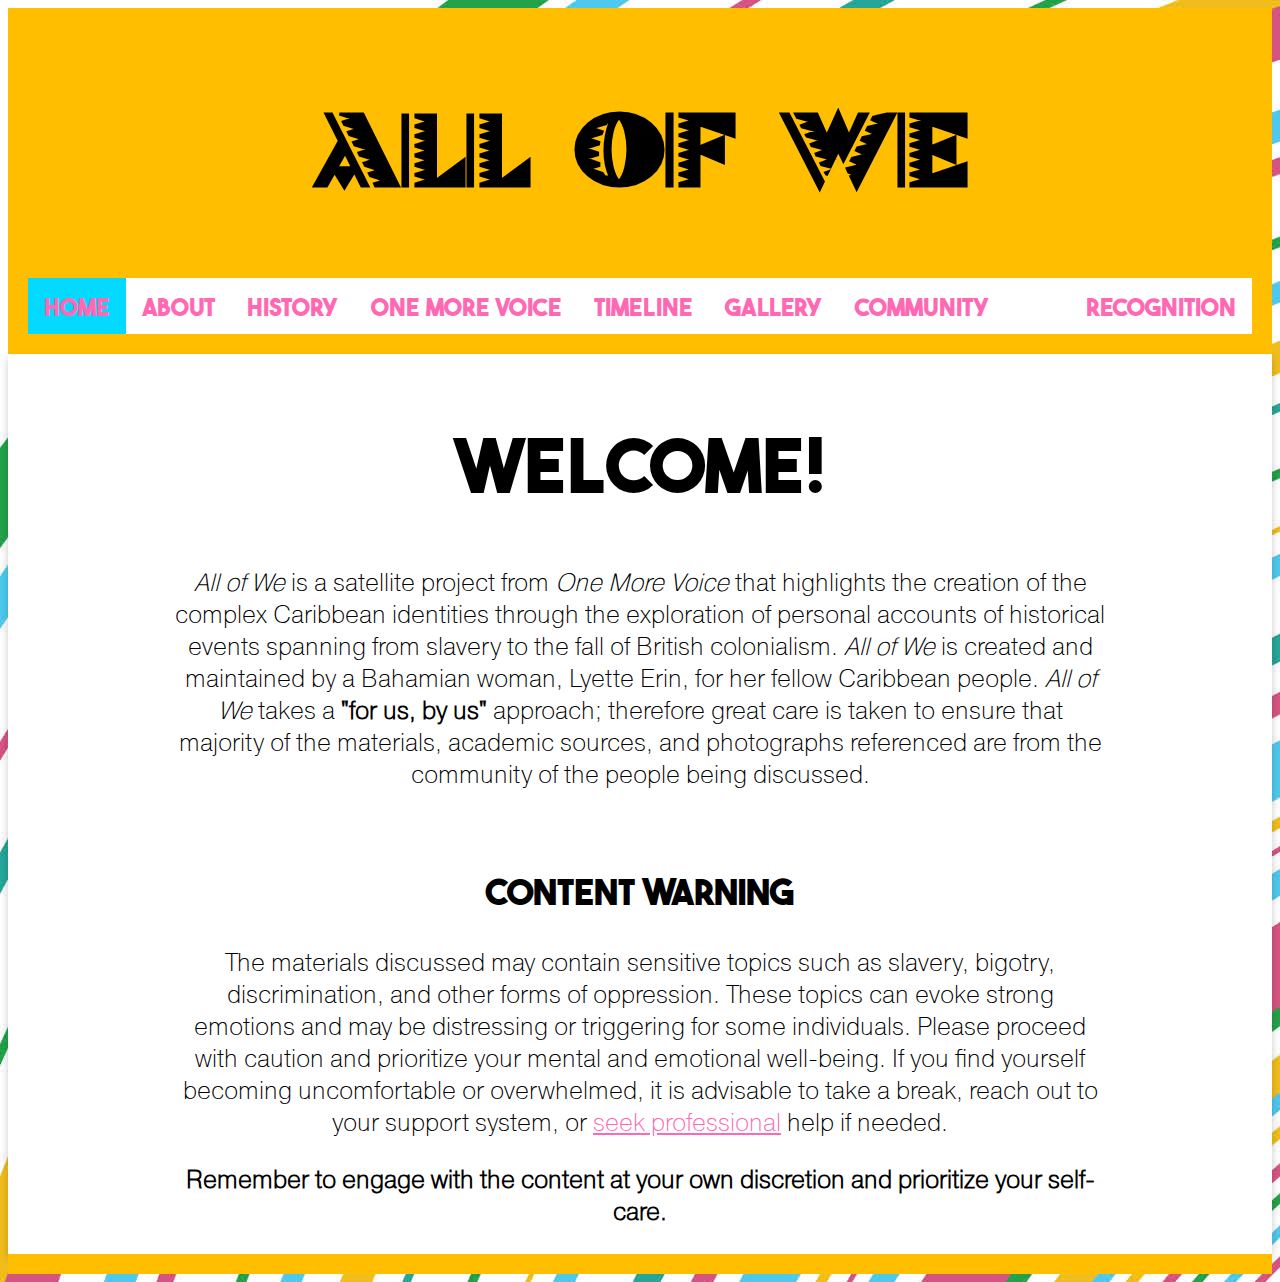
<file: index.html>
<!DOCTYPE html>
<html>
<head>
	<link rel="stylesheet" href="indexstyle.css">
	<meta name="viewport" content="width=device-width, initial-scale=1.0">
<div class="header">
	<h1>ALL OF WE</h1>
  
	<div class="navbar-fixed-top"> 
		<nav>
    	<ul>
            <li style="float:center">
            <li> <a class="active" href="index.html">HOME</a></li>
	    <li> <a href="about.html">ABOUT</a></li>
	    <li> <a href="history.html">HISTORY</a></li>
            <li> <a href="omv.html">ONE MORE VOICE</a></li>
	    <li> <a href="timeline.html">TIMELINE</a></li>
	<li> <a href="gallery.html">GALLERY</a></li>
	<li> <a href="buzzfeed.html">COMMUNITY</a></li>
	    <li style="float:right"><a href="bio.html">RECOGNITION</a></li>
         </ul>
		</nav>
	</div>
      </div>
</head>
<body>
<div class= "card">
	<div class= "container">
<h2>WELCOME!</h2>
<p><i>All of We</i> is a satellite project from <i>One More Voice</i> that highlights the creation of the complex Caribbean identities through the exploration of personal accounts of historical events spanning from slavery to the fall of British colonialism. <i>All of We</i> is created and maintained by a Bahamian woman, Lyette Erin, for her fellow Caribbean people. <i>All of We</i> takes a <b>"for us, by us"</b> approach; therefore great care is taken to ensure that majority of the materials, academic sources, and photographs referenced are from the community of the people being discussed.</p>

<br/>
<h3>content warning</h3>	
<p>The materials discussed may contain sensitive topics such as slavery, bigotry, discrimination, and other forms of oppression. These topics can evoke strong emotions and may be distressing or triggering for some individuals. Please proceed with caution and prioritize your mental and emotional well-being. If you find yourself becoming uncomfortable or overwhelmed, it is advisable to take a break, reach out to your support system, or <a href="https://safehelpline.org/index">seek professional</a> help if needed.</p> 
<p><b>Remember to engage with the content at your own discretion and prioritize your self-care.</b></p>
</div>
</div>
</body>
<div class= "footer">
</div>
</html>
</file>
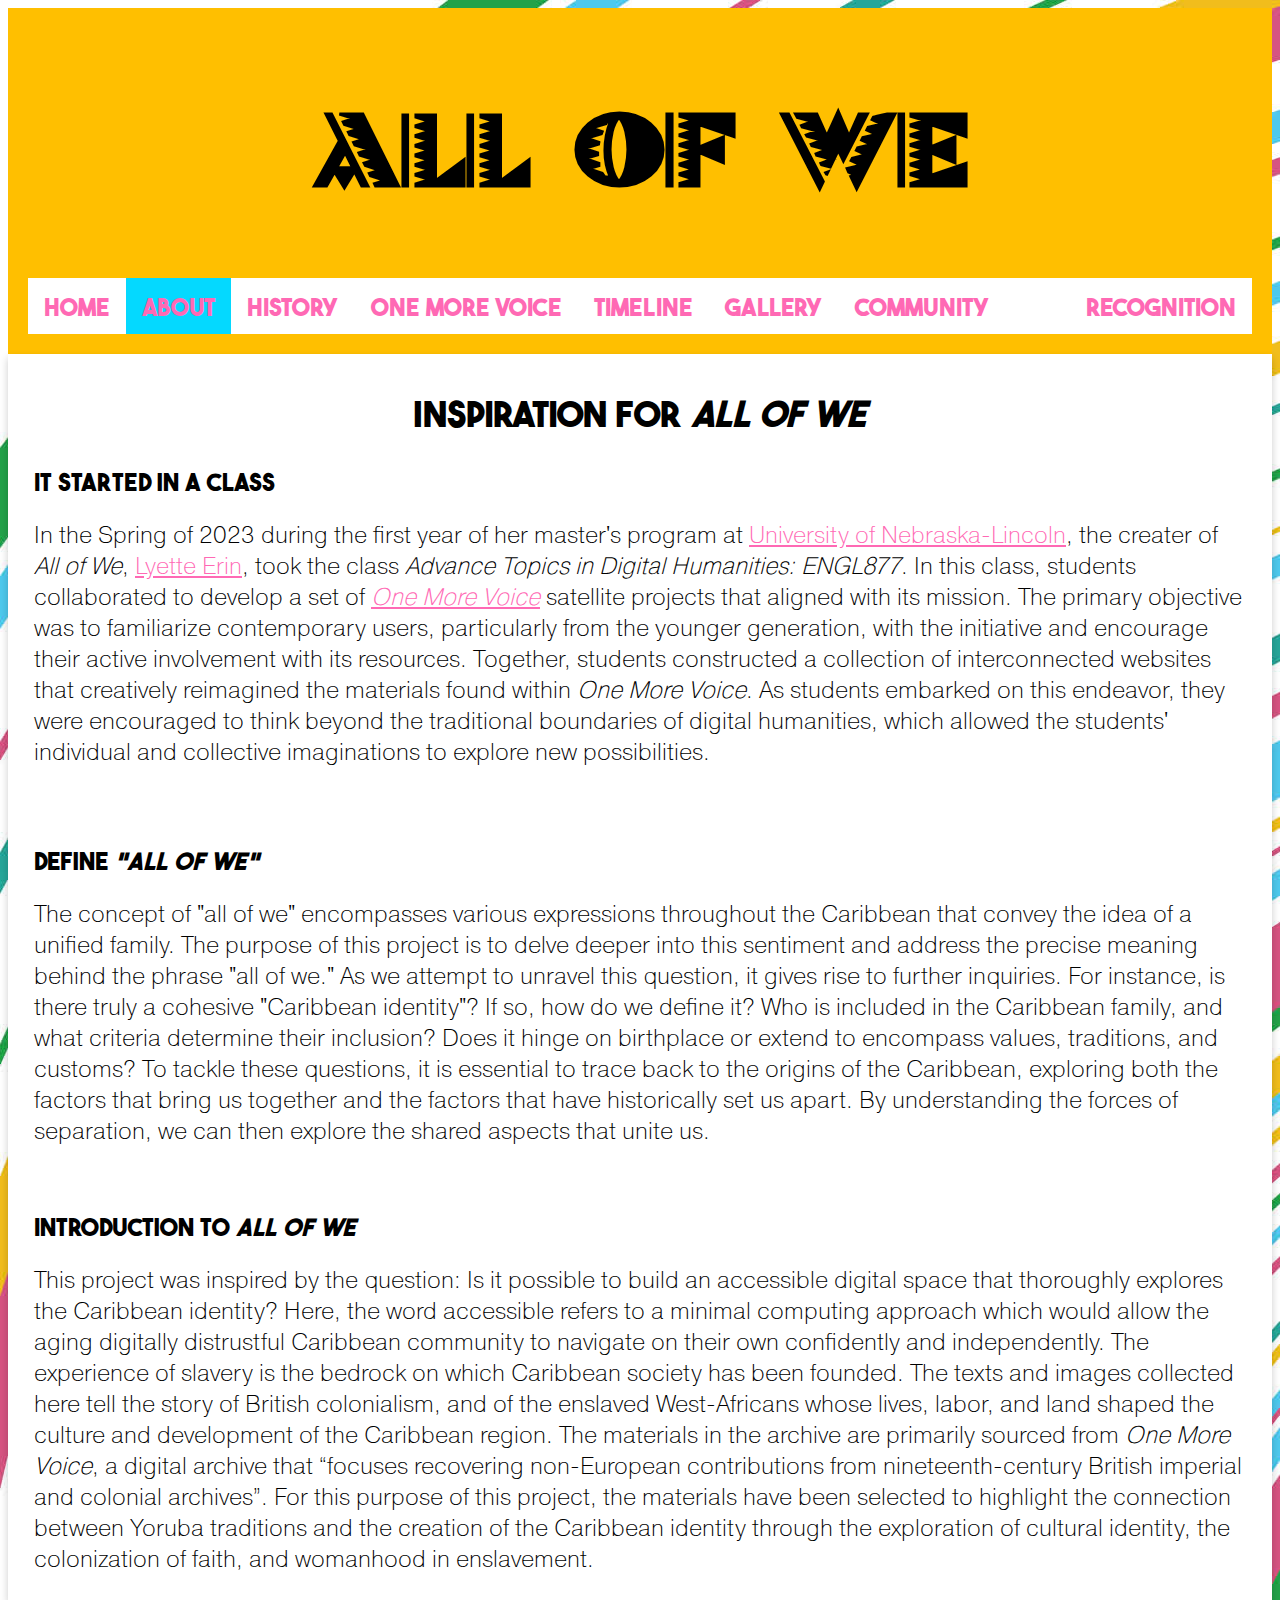
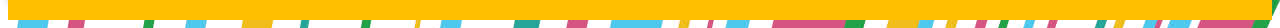
<file: about.html>
<!DOCTYPE html>
<html>
<head>
	<link rel="stylesheet" href="style.css">
	<meta name="viewport" content="width=device-width, initial-scale=1.0">
	<div class="header">
	<h1>ALL OF WE</h1>
	<div class="navbar-fixed-top"> 
		<nav>
    	<ul>
            <li style="float:center">
            <li> <a href="index.html">HOME</a></li>
	    <li> <a class="active" href="about.html">ABOUT</a></li>
            <li> <a href="history.html">HISTORY</a></li>
	    <li> <a href="omv.html">ONE MORE VOICE</a></li>
	    <li> <a href="timeline.html">TIMELINE</a></li>
		<li> <a href="gallery.html">GALLERY</a></li>
	    <li> <a href="buzzfeed.html">COMMUNITY</a></li>
	     <li style="float:right"><a href="bio.html">RECOGNITION</a></li>
         </ul>
		</nav>
      </div>
      </div>
      
</head>
<body>
<div class= "card">
	<div class= "container">	
<h2>Inspiration for <i>All of We</i>
	<br/>
<h3>It Started in a Class</h3>
<p>In the Spring of 2023 during the first year of her master's program at <a href="https://www.unl.edu/english/ma">University of Nebraska-Lincoln</a>, the creater of <i>All of We</i>, <a href= "https://lyetterin.github.io/all-about-me/">Lyette Erin</a>, took the class <i>Advance Topics in Digital Humanities: ENGL877</i>. In this class, students collaborated to develop a set of <a href= "https://onemorevoice.org/"><i>One More Voice</i></a> satellite projects that aligned with its mission. The primary objective was to familiarize contemporary users, particularly from the younger generation, with the initiative and encourage their active involvement with its resources. Together, students constructed a collection of interconnected websites that creatively reimagined the materials found within <i>One More Voice</i>. As students embarked on this endeavor, they were encouraged to think beyond the traditional boundaries of digital humanities, which allowed the students' individual and collective imaginations to explore new possibilities.<p>
	<br/>
	<h3>Define <i>"ALL OF WE"</i></h3>
	<p>The concept of "all of we" encompasses various expressions throughout the Caribbean that convey the idea of a unified family. The purpose of this project is to delve deeper into this sentiment and address the precise meaning behind the phrase "all of we." As we attempt to unravel this question, it gives rise to further inquiries. For instance, is there truly a cohesive "Caribbean identity"? If so, how do we define it? Who is included in the Caribbean family, and what criteria determine their inclusion? Does it hinge on birthplace or extend to encompass values, traditions, and customs? To tackle these questions, it is essential to trace back to the origins of the Caribbean, exploring both the factors that bring us together and the factors that have historically set us apart. By understanding the forces of separation, we can then explore the shared aspects that unite us.</p>
	<br/>
<h3>Introduction to <i>ALL OF WE</i></h3>
	<p>This project was inspired by the question: Is it possible to build an accessible digital space that thoroughly explores the Caribbean identity? Here, the word accessible refers to a minimal computing approach which would allow the aging digitally distrustful Caribbean community to navigate on their own confidently and independently. The experience of slavery is the bedrock on which Caribbean society has been founded. The texts and images collected here tell the story of British colonialism, and of the enslaved West-Africans whose lives, labor, and land shaped the culture and development of the Caribbean region. The materials in the archive are primarily sourced from <i>One More Voice</i>, a digital archive that “focuses recovering non-European contributions from nineteenth-century British imperial and colonial archives”. For this purpose of this project, the materials have been selected to highlight the connection between Yoruba traditions and the creation of the Caribbean identity through the exploration of cultural identity, the colonization of faith, and womanhood in enslavement.</p>
	</div>
	</div>
</body>
<div class= "footer">
</div>
</html>
</file>
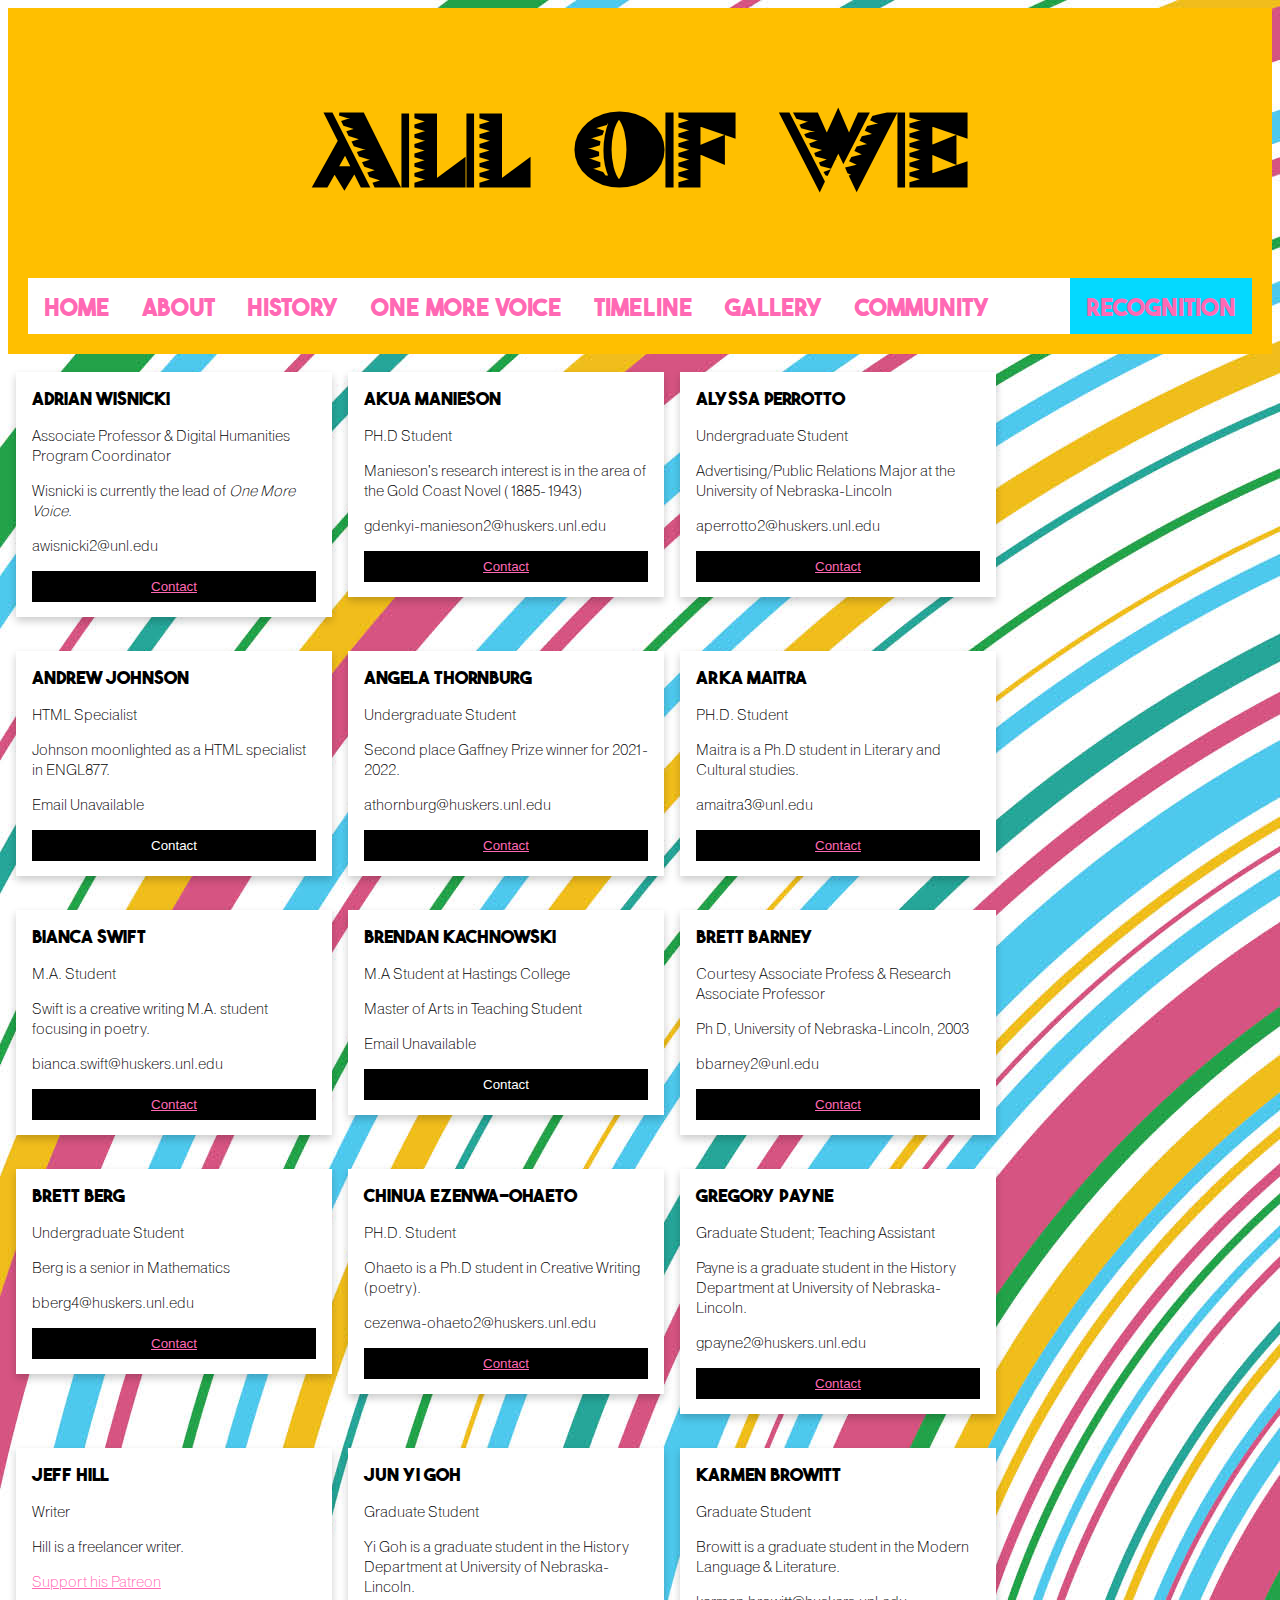
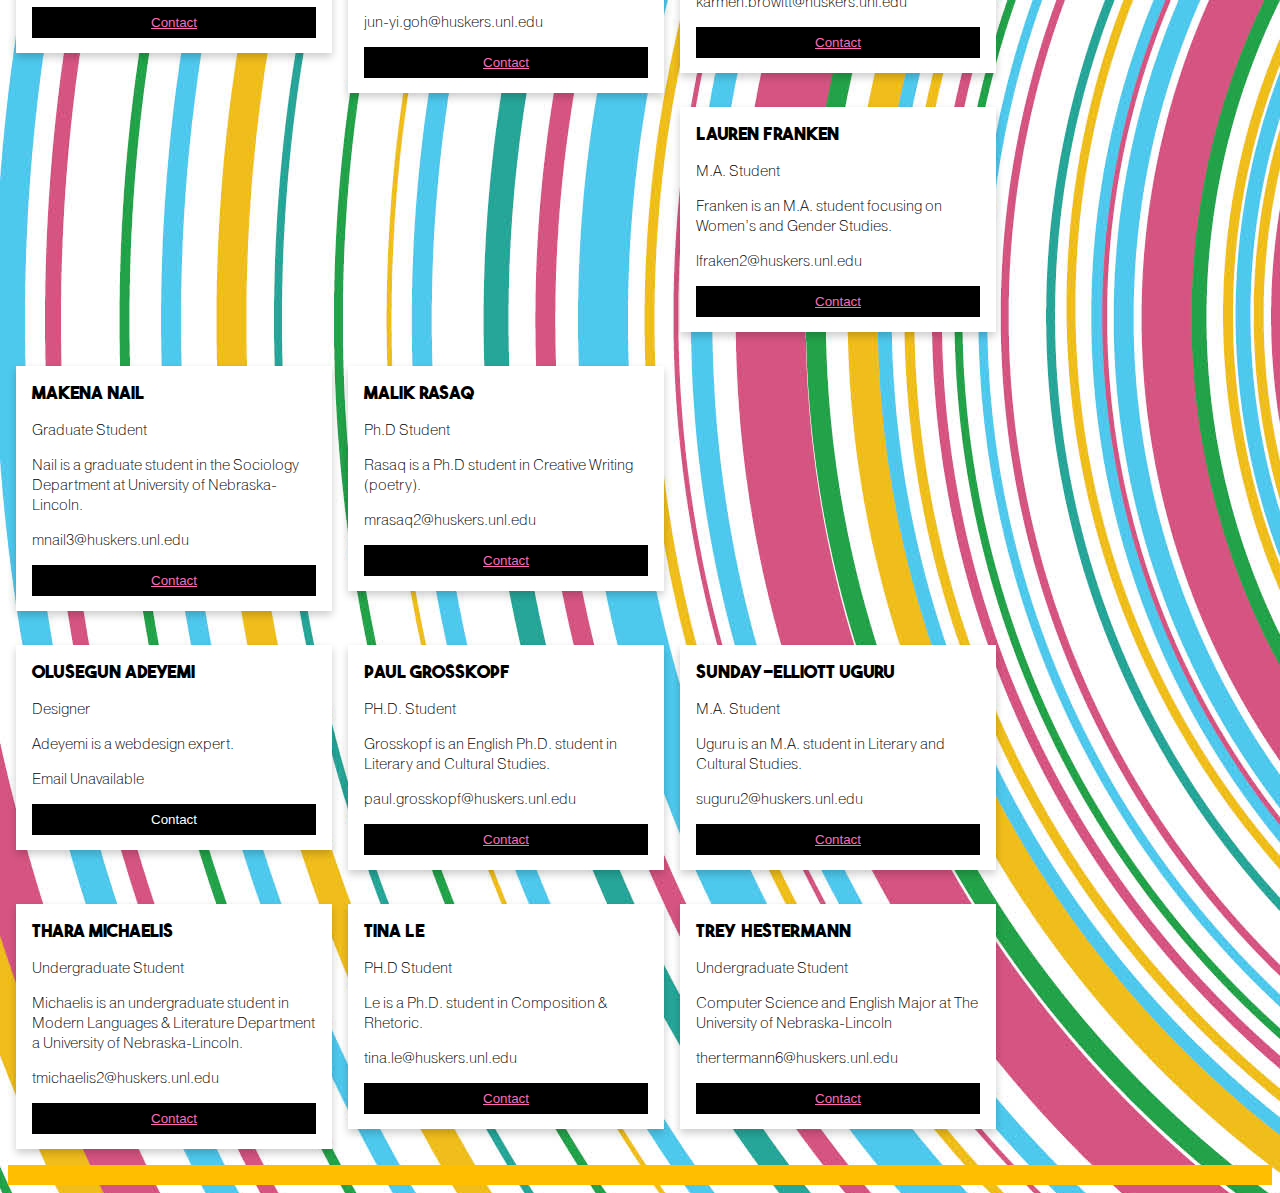
<file: bio.html>
<!DOCTYPE html>
<html>
<head>
	<link rel="stylesheet" href="biostyle.css">
	<meta name="viewport" content="width=device-width, initial-scale=1.0">
	<div class="header">
	<h1>ALL OF WE</h1>
  
	<div class="navbar-fixed-top"> 
		<nav>
    	<ul>
            <li style="float:center">
            <li> <a href="index.html">HOME</a></li>
	    <li> <a href="about.html">ABOUT</a></li>
            <li> <a href="history.html">HISTORY</a></li>
	    <li> <a href="omv.html">ONE MORE VOICE</a></li>
	    <li> <a href="timeline.html">TIMELINE</a></li>
		<li> <a href="gallery.html">GALLERY</a></li>
	    <li> <a href="buzzfeed.html">COMMUNITY</a></li>
	    <li style="float:right"><a class="active" href="bio.html">RECOGNITION</a></li>
         </ul>
		</nav>
      </div>
      </div>
      
</head>
<body>
<div class="row">
  <div class="column">
    <div class="card">
      <div class="container">
        <h3>Adrian Wisnicki</h3>
        <p class="title">Associate Professor &amp; Digital Humanities Program Coordinator</p>
        <p>Wisnicki is currently the lead of <i>One More Voice</i>.</p>
        <p>awisnicki2@unl.edu</p>
	      <p><button class="button"><a href = "mailto: awisnicki2@unl.edu">Contact</a></button></p>
      </div>
    </div>
  </div>

  <div class="column">
    <div class="card">
      <div class="container">
        <h3>Akua Manieson</h3>
        <p class="title">PH.D Student</p>
        <p>Manieson's research interest is in the area of the Gold Coast Novel (1885-1943)</p>
        <p>gdenkyi-manieson2@huskers.unl.edu</p>
        <p><button class="button"><a href = "mailto: gdenkyi-manieson2@huskers.unl.edu">Contact<a></button></p>
      </div>
    </div>
  </div>

  <div class="column">
    <div class="card">
      <div class="container">
        <h3>Alyssa Perrotto</h3>
        <p class="title">Undergraduate Student</p>
        <p>Advertising/Public Relations Major at the University of Nebraska-Lincoln</p>
        <p>aperrotto2@huskers.unl.edu</p>
	<p><button class="button"><a href = "mailto: aperrotto2@huskers.unl.edu">Contact</a></button></p>
      </div>
    </div>
  </div>
  </div>
  
<div class="row">
  <div class="column">
    <div class="card">
      <div class="container">
        <h3>Andrew Johnson</h3>
        <p class="title">HTML Specialist</p>
        <p>Johnson moonlighted as a HTML specialist in ENGL877.</p>
        <p>Email Unavailable</p>
        <p><button class="button">Contact</button></p>
      </div>
    </div>
  </div>

  <div class="column">
    <div class="card">
      <div class="container">
        <h3>Angela Thornburg</h3>
        <p class="title">Undergraduate Student</p>
        <p>Second place Gaffney Prize winner for 2021-2022.</p>
        <p>athornburg@huskers.unl.edu</p>
        <p><button class="button"><a href= "mailto: athornburg@huskers.unl.edu">Contact</a></button></p>
      </div>
    </div>
  </div>

  <div class="column">
    <div class="card">
      <div class="container">
        <h3>Arka Maitra</h3>
        <p class="title">PH.D. Student</p>
        <p>Maitra is a Ph.D student in Literary and Cultural studies.</p>
        <p>amaitra3@unl.edu</p>
	<p><button class="button"><a href= "mailto: amaitra3@unl.edu">Contact</a></button></p>
      </div>
    </div>
  </div>
  </div>

<div class= "row">
  <div class="column">
    <div class="card">
      <div class="container">
        <h3>Bianca Swift</h3>
        <p class="title">M.A. Student</p>
        <p>Swift is a creative writing M.A. student focusing in poetry.</p>
        <p>bianca.swift@huskers.unl.edu</p>
	<p><button class="button"><a href= "mailto: bianca.swift@huskers.unl.edu">Contact</a></button></p>
      </div>
    </div>
  </div>

<div class="column">
    <div class="card">
      <div class="container">
        <h3>Brendan Kachnowski</h3>
        <p class="title">M.A Student at Hastings College</p>
        <p>Master of Arts in Teaching Student</p>
        <p>Email Unavailable</p>
        <p><button class="button">Contact</button></p>
      </div>
    </div>
  </div>

  <div class="column">
    <div class="card">
      <div class="container">
        <h3>Brett Barney</h3>
        <p class="title">Courtesy Associate Profess &amp; Research Associate Professor</p>
        <p>Ph D, University of Nebraska-Lincoln, 2003</p>
        <p>bbarney2@unl.edu</p>
	<p><button class="button"><a href= "mailto: bbarney2@unl.edu">Contact</a></button></p>
      </div>
    </div>
  </div>
  </div>

<div class="row">
  <div class="column">
    <div class="card">
      <div class="container">
        <h3>Brett Berg</h3>
        <p class="title">Undergraduate Student</p>
        <p>Berg is a senior in Mathematics</p>
        <p>bberg4@huskers.unl.edu</p>
        <p><button class="button"><a href= "mailto: bberg4@huskers.unl.edu">Contact</a></button></p>
      </div>
    </div>
  </div>

  <div class="column">
    <div class="card">
      <div class="container">
        <h3>Chinua Ezenwa-Ohaeto</h3>
        <p class="title">PH.D. Student</p>
        <p>Ohaeto is a Ph.D student in Creative Writing (poetry).</p>
        <p>cezenwa-ohaeto2@huskers.unl.edu</p>
        <p><button class="button"><a href= "mailto: cezenwa-ohaeto2@huskers.unl.edu">Contact</a></button></p>
      </div>
    </div>
  </div>

  <div class="column">
    <div class="card">
      <div class="container">
        <h3>Gregory Payne</h3>
        <p class="title">Graduate Student; Teaching Assistant</p>
        <p>Payne is a graduate student in the History Department at University of Nebraska-Lincoln.</p>
        <p>gpayne2@huskers.unl.edu</p>
        <p><button class="button"><a href= "mailto: gpayn2e@huskers.unl.edu">Contact</a></button></p>
      </div>
    </div>
  </div>
  </div>

<div class="row">
  <div class="column">
    <div class="card">
      <div class="container">
        <h3>Jeff Hill</h3>
        <p class="title">Writer</p>
        <p>Hill is a freelancer writer.</p>
        <p><a href= "https://www.patreon.com/jeffhillwriter">Support his Patreon</a></p>
        <p><button class="button"><a href= "mailto: jhill25@unl.edu">Contact</a></button></p>
      </div>
    </div>
  </div>

  <div class="column">
    <div class="card">
      <div class="container">
        <h3>Jun Yi Goh</h3>
        <p class="title">Graduate Student</p>
        <p>Yi Goh is a graduate student in the History Department at University of Nebraska-Lincoln.</p>
        <p>jun-yi.goh@huskers.unl.edu</p>
        <p><button class="button"><a href= "mailto:jun-yi.goh@huskers.unl.edu">Contact</a></button></p>
      </div>
    </div>
  </div>

  <div class="column">
    <div class="card">
      <div class="container">
        <h3>Karmen Browitt</h3>
        <p class="title">Graduate Student</p>
        <p>Browitt is a graduate student in the Modern Language &amp; Literature.</p>
        <p>karmen.browitt@huskers.unl.edu</p>
        <p><button class="button"><a href= "mailto: karmen.browitt@huskers.unl.edu">Contact</a></button></p>
      </div>
    </div>
  </div>

<div class="row">
  <div class="column">
    <div class="card">
      <div class="container">
        <h3>Lauren Franken</h3>
        <p class="title">M.A. Student</p>
        <p>Franken is an M.A. student focusing on Women’s and Gender Studies.</p>
        <p>lfraken2@huskers.unl.edu</p>
        <p><button class="button"><a href= "mailto: lfraken2@huskers.unl.edu">Contact</a></button></p>
      </div>
    </div>
  </div>

  <div class="column">
    <div class="card">
      <div class="container">
        <h3>Makena Nail</h3>
        <p class="title">Graduate Student</p>
        <p>Nail is a graduate student in the Sociology Department at University of Nebraska-Lincoln.</p>
        <p>mnail3@huskers.unl.edu</p>
        <p><button class="button"><a href= "mailto: mnail3@huskers.unl.edu">Contact</a></button></p>
      </div>
    </div>
  </div>

  <div class="column">
    <div class="card">
      <div class="container">
        <h3>Malik Rasaq</h3>
        <p class="title">Ph.D Student</p>
        <p>Rasaq is a Ph.D student in Creative Writing (poetry).</p>
        <p>mrasaq2@huskers.unl.edu</p>
        <p><button class="button"><a href= "mailto: mrasaq2@huskers.unl.edu">Contact</a></button></p>
      </div>
    </div>
  </div>
</div>

<div class="row">
<div class="column">
    <div class="card">
      <div class="container">
        <h3>Olusegun Adeyemi</h3>
        <p class="title">Designer</p>
        <p>Adeyemi is a webdesign expert.</p>
        <p>Email Unavailable</p>
        <p><button class="button">Contact</button></p>
      </div>
    </div>
  </div>

  <div class="column">
    <div class="card">
      <div class="container">
        <h3>Paul Grosskopf</h3>
        <p class="title">PH.D. Student</p>
        <p>Grosskopf is an English Ph.D. student in Literary and Cultural Studies.</p>
        <p>paul.grosskopf@huskers.unl.edu</p>
        <p><button class="button"><a href= "mailto: paul.grosskopf@huskers.unl.edu">Contact</a></button></p>
      </div>
    </div>
  </div>

  <div class="column">
    <div class="card">
      <div class="container">
        <h3>Sunday-Elliott Uguru</h3>
        <p class="title">M.A. Student</p>
        <p>Uguru is an M.A. student in Literary and Cultural Studies.</p>
        <p>suguru2@huskers.unl.edu</p>
        <p><button class="button"><a href= "mailto: suguru2@huskers.unl.edu">Contact</a></button></p>
      </div>
    </div>
  </div>
</div>

<div class="row">
  <div class="column">
    <div class="card">
      <div class="container">
        <h3>Thara Michaelis</h3>
        <p class="title">Undergraduate Student</p>
        <p>Michaelis is an undergraduate student in Modern Languages &amp; Literature Department a University of Nebraska-Lincoln.</p>
        <p>tmichaelis2@huskers.unl.edu</p>
        <p><button class="button"><a href= "mailto: tmichaelis2@huskers.unl.edu">Contact</a></button></p>
      </div>
    </div>
  </div>

  <div class="column">
    <div class="card">
      <div class="container">
        <h3>Tina Le</h3>
        <p class="title">PH.D Student</p>
        <p>Le is a Ph.D. student in Composition & Rhetoric.</p>
        <p>tina.le@huskers.unl.edu</p>
        <p><button class="button"><a href= "mailto: tina.le@huskers.unl.edu">Contact</a></button></p>
      </div>
    </div>
  </div>

<div class="column">
    <div class="card">
      <div class="container">
        <h3>Trey Hestermann</h3>
        <p class="title">Undergraduate Student</p>
        <p>Computer Science and English Major at The University of Nebraska-Lincoln</p>
        <p>thertermann6@huskers.unl.edu</p>
        <p><button class="button"><a href= "mailto:thertermann6@huskers.unl.edu">Contact</a></button></p>
      </div>
    </div>
  </div>
</div>
</body>
	<div class="footer"></div>
</html>
</file>
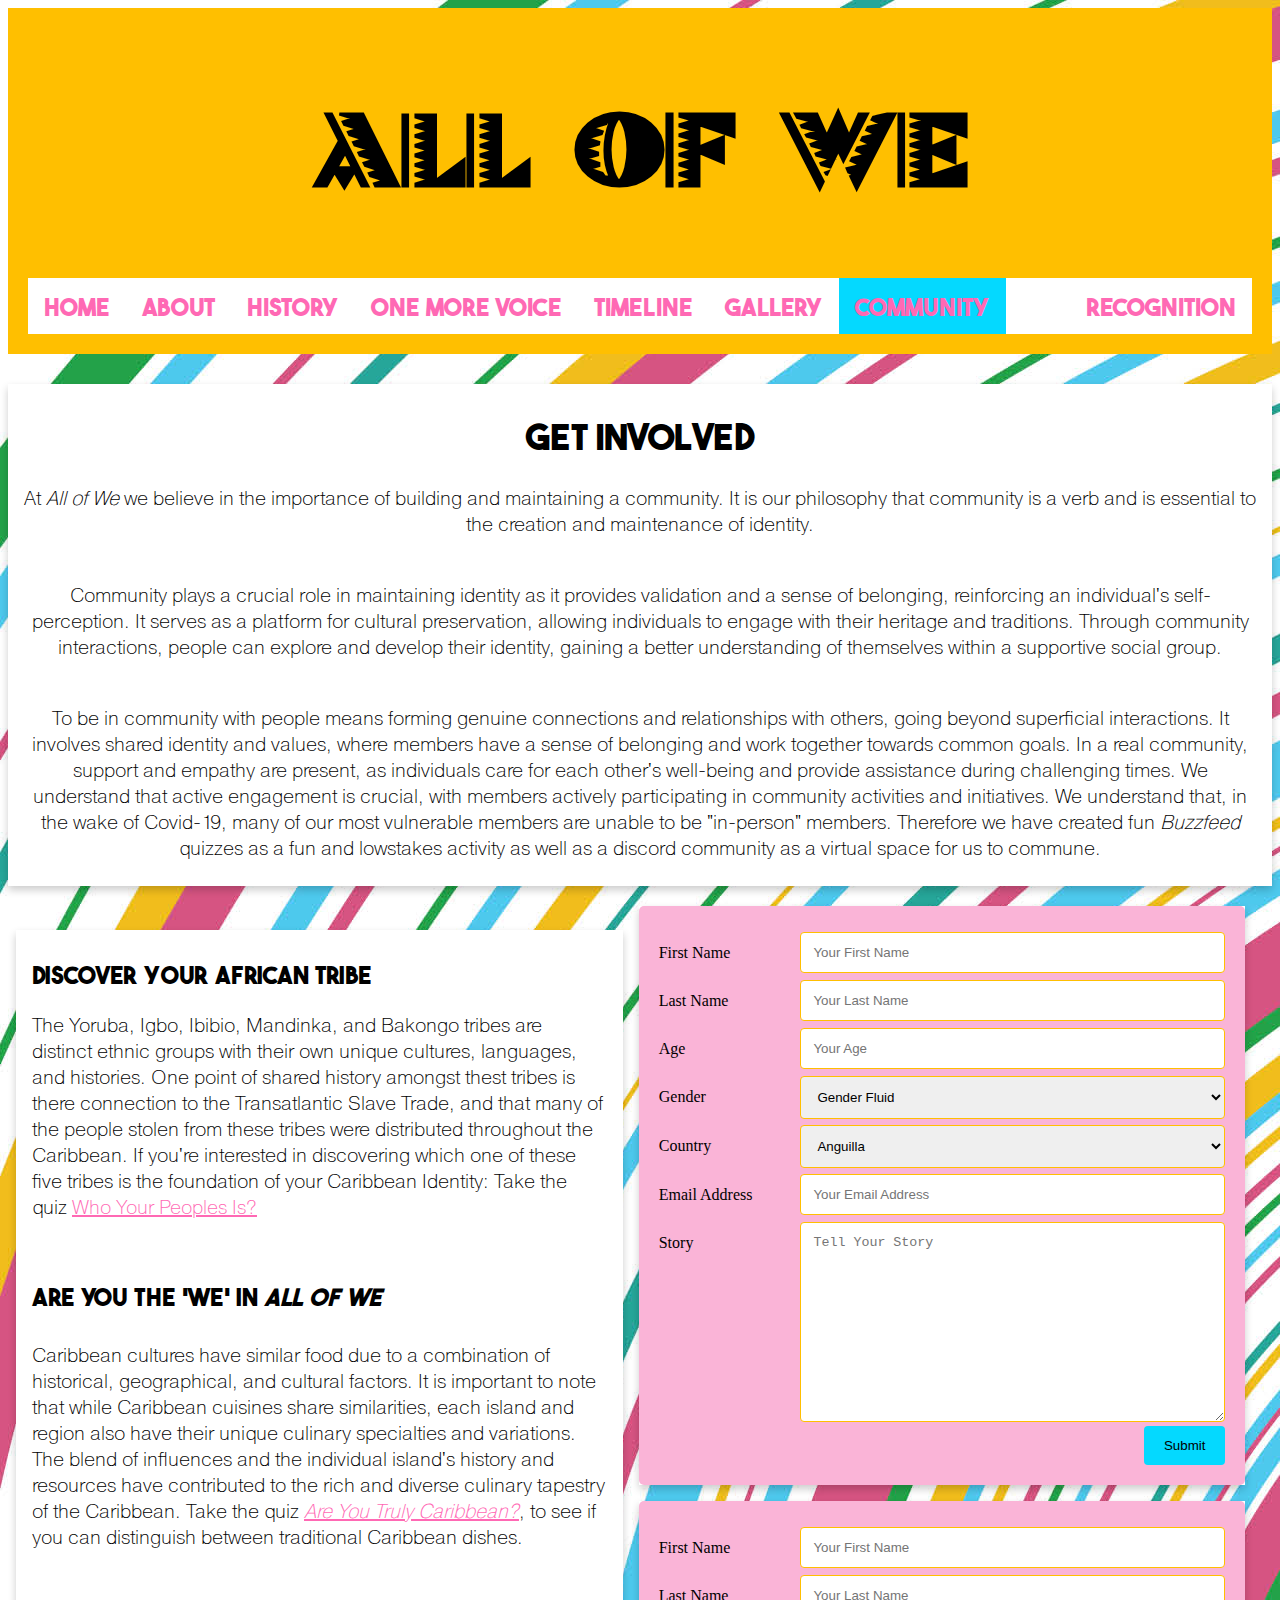
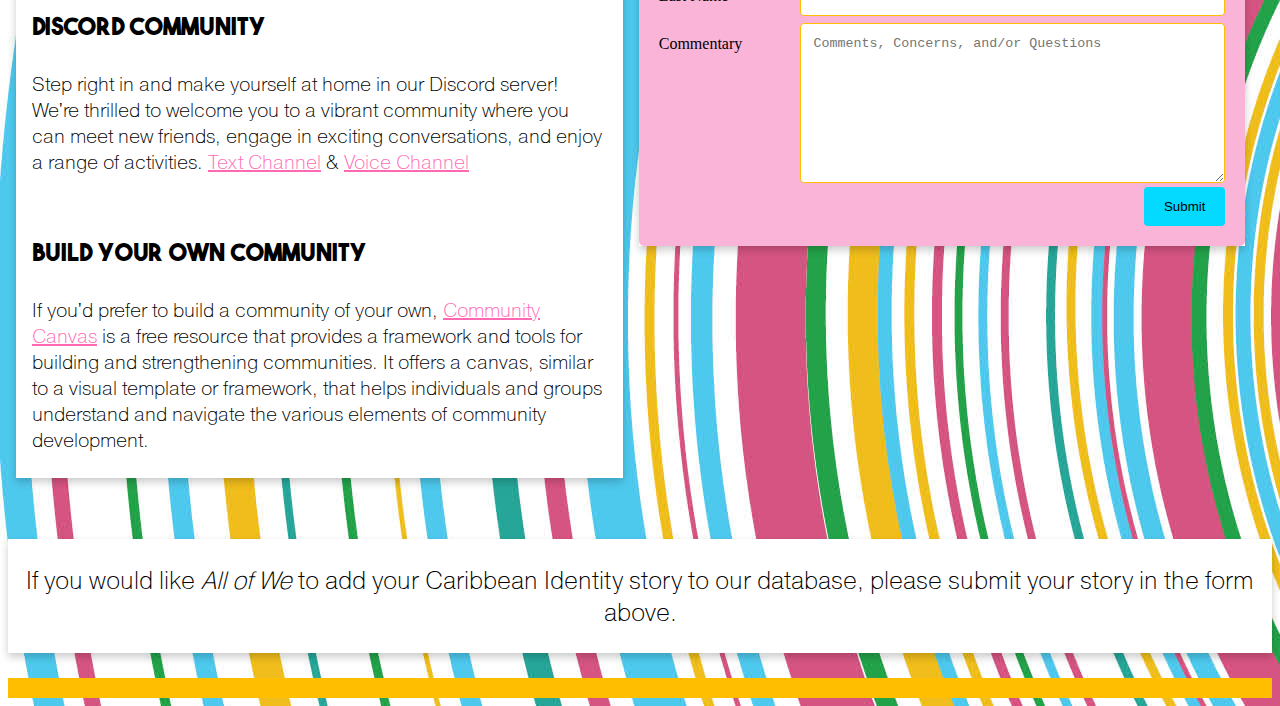
<file: buzzfeed.html>
<!DOCTYPE html>
<html>
<head>
	<link rel="stylesheet" href="buzzstyle.css">
	<meta name="viewport" content="width=device-width, initial-scale=1.0">
<div class="header">
	<h1>ALL OF WE</h1>
	<div class="navbar-fixed-top"> 
		<nav>
    	<ul>
            <li style="float:center">
            <li> <a href="index.html">HOME</a></li>
	    <li> <a href="about.html">ABOUT</a></li>
            <li> <a href="history.html">HISTORY</a></li>
	    <li> <a href="omv.html">ONE MORE VOICE</a></li>
	    <li> <a href="timeline.html">TIMELINE</a></li>
		<li> <a href="gallery.html">GALLERY</a></li>
	    <li> <a class="active" href="buzzfeed.html">COMMUNITY</a></li>
	    <li style="float:right"> <a href="bio.html">RECOGNITION</a></li>
         </ul>
		</nav>
      </div>
      </div>
</head>
<body>
	
	<div class= "card">
	<div class= "container">
	<h2>Get involved</h2>
		<p class="two">At <i>All of We</i> we believe in the importance of building and maintaining a community. It is our philosophy that community is a verb and is essential to the creation and maintenance of identity.</p>
		<p class="two">Community plays a crucial role in maintaining identity as it provides validation and a sense of belonging, reinforcing an individual's self-perception. It serves as a platform for cultural preservation, allowing individuals to engage with their heritage and traditions. Through community interactions, people can explore and develop their identity, gaining a better understanding of themselves within a supportive social group.</p>
		<p class="two">To be in community with people means forming genuine connections and relationships with others, going beyond superficial interactions. It involves shared identity and values, where members have a sense of belonging and work together towards common goals. In a real community, support and empathy are present, as individuals care for each other's well-being and provide assistance during challenging times. We understand that active engagement is crucial, with members actively participating in community activities and initiatives. We understand that, in the wake of Covid-19, many of our most vulnerable members are unable to be "in-person" members. Therefore we have created fun <i>Buzzfeed</i> quizzes as a fun and lowstakes activity as well as a discord community as a virtual space for us to commune.</p>
	</div>
	</div>
	
<div class="row1">
<div class="column">
<div class="card">
<div class="container">
<h3>Discover Your African Tribe</h3>
<p>The Yoruba, Igbo, Ibibio, Mandinka, and Bakongo tribes are distinct ethnic groups with their own unique cultures, languages, and histories. One point of shared history amongst thest tribes is there connection to the Transatlantic Slave Trade, and that many of the people stolen from these tribes were distributed throughout the Caribbean. If you're interested in discovering which one of these five tribes is the foundation of your Caribbean Identity: Take the quiz <a href= "twine.html">Who Your Peoples Is?</a></p>

<h4>Are you the 'we' in <i>All Of We</i></h4>
<p>Caribbean cultures have similar food due to a combination of historical, geographical, and cultural factors. It is important to note that while Caribbean cuisines share similarities, each island and region also have their unique culinary specialties and variations.  The blend of influences and the individual island's history and resources have contributed to the rich and diverse culinary tapestry of the Caribbean. Take the quiz <a href= "https://www.buzzfeed.com/lyetterin/are-you-truly-caribbean-efzkxlnibo"><i>Are You Truly Caribbean?</i></a>, to see if you can distinguish between traditional Caribbean dishes.</p>

<h4>Discord Community</h4>
<p>Step right in and make yourself at home in our Discord server! We're thrilled to welcome you to a vibrant community where you can meet new friends, engage in exciting conversations, and enjoy a range of activities. <a href="https://discord.gg/uSx7AQkk4B">Text Channel</a> &amp; <a href="https://discord.gg/shws5Nx9Md">Voice Channel</a></p>
	
<h4>Build Your Own Community</h4>
<p class="three">If you'd prefer to build a community of your own, <a href="https://community-canvas.org/">Community Canvas</a> is a free resource that provides a framework and tools for building and strengthening communities. It offers a canvas, similar to a visual template or framework, that helps individuals and groups understand and navigate the various elements of community development.</p>

</div>
</div>
</div>
	
<div class="column">
	<div class="card">
<div class="container2">
  <form action="action_page.php">
    <div class="row">
      <div class="col-25">
        <label for="fname">First Name</label>
      </div>
      <div class="col-75">
        <input type="text" id="fname" name="firstname" placeholder="Your First Name">
      </div>
    </div>
    <div class="row">
      <div class="col-25">
        <label for="lname">Last Name</label>
      </div>
      <div class="col-75">
        <input type="text" id="lname" name="lastname" placeholder="Your Last Name">
      </div>
    </div>
	<div class="row">
	<div class="col-25">
		<label for="age">Age</label>
	</div>
	<div class="col-75">
		<input type="text" id="age" name="age" placeholder="Your Age">
	</div>
	  </div>
	 <div class="row">
		 <div class="col-25">
			 <label for="gender">Gender</label>
		 </div>
		 <div class="col-75">
			 <select id="gender" name="gender">
				 <option value="fluid">Gender Fluid</option>
				 <option value="genderneutral">Gender Neutral</option>
				 <option value="female">Female</option>
				 <option value="male">Male</option>
				 <option value="nonbinary">Non Binary</option>
				 <option value="nondisclose">Prefer Not to Say</option>
				 <option value="transman">Trans Man</option>
				 <option value="transwoman">Trans Woman</option>
				 <option value="questioning">Questioning</option>
			 </select>
		 </div>
	  </div>
    <div class="row">
      <div class="col-25">
        <label for="country">Country</label>
      </div>
      <div class="col-75">
        <select id="country" name="country">
	<option value="anguilla">Anguilla</option>
          <option value="antigua and barbuda">Antigua and Barbuda</option>
	<option value="aruba">Aruba</option>
          <option value="bahamas">Bahamas, The</option>
          <option value="barbados">Barbados</option>
	<option value="belize">Belize</option>
		<option value="Bermuda">Bermuda</option>
          <option value="bonaire">Bonaire</option>
		option value="British Virgin Islands">British Virgin Islands</option>
		<option value="cayman islands">Cayman Islands</option>
          <option value="colombia">Colombia</option>
          <option value="costa rica">Costa Rica</option>
	      <option value="curacao">Curacao</option>    
	<option value="cuba">Cuba</option>
          <option value="Dominica">Dominica</option>
          <option value="Dominican Republic">Dominican Republic</option>
	      <option value="french guinana">French Guiana</option>
	      <option value="grenada">Grenada</option>
          <option value="guadeloupe">Guadelope</option>
          <option value="guatemala">Guatemala</option>
	   <option value="guyana">Guyana</option>
          <option value="haiti">Haiti</option>
	      <option value="honduras">Honduras</option>
             <option value="jamaica">Jamaica</option>
	       <option value="martinique">Martinique</option>
	   <option value="mexico">Mexico</option>
          <option value="montserrat">Montserrat</option>
          <option value="navassa island">Navassa Island</option>
	      <option value="nicaragua">Nicaragua</option>
          <option value="panama">Panama</option>
          <option value="saint kitts and nevis">Saint Kitts and Nevis</option>
          <option value="saint lucia">Saint Lucia</option>
	      <option value="saint martin">Saint Martin</option>
          <option value="saint vincent and the grenadines">Saint Vincent and the Grenadines</option>
	      <option value="san andres and providencia">San Andres and Providencia</option>
          <option value="sint eustatius">Sint Eustatius</option>
          <option value="sint maarten">Sint Maarten</option>
	      <option value="suriname">Suriname</option>
          	<option value="trinidad and tobago">Trinidad and Tobago</option>
	      <option value="turks and caicos islands">Turks and Caicos Islands</option>
          <option value="u.s. virgin islands">U.S. Virgin Islands</option>
	      <option value="venezuela">Venezuela</option>
          </select>
      </div>
    </div>
	<div class="row">
	<div class="col-25">
		<label for="email">Email Address</label>
	</div>
	<div class="col-75">
		<input type="text" id="email" name="email" placeholder="Your Email Address">
	</div>
	  </div>
    <div class="row">
      <div class="col-25">
        <label for="subject">Story</label>
      </div>
      <div class="col-75">
        <textarea id="subject" name="subject" placeholder="Tell Your Story" style="height:200px"></textarea>
      </div>
    </div>
    <div class="row">
      <input type="submit" value="Submit">
    </div>
  </form>
</div>
</div>
</div>
	
<div class="column">
	<div class="card">
<div class="container2">
  <form action="action_page2.php">
    <div class="row">
      <div class="col-25">
        <label for="fname">First Name</label>
      </div>
      <div class="col-75">
        <input type="text" id="fname" name="firstname" placeholder="Your First Name">
      </div>
    </div>
    <div class="row">
      <div class="col-25">
        <label for="lname">Last Name</label>
      </div>
      <div class="col-75">
        <input type="text" id="lname" name="lastname" placeholder="Your Last Name">
      </div>
    </div>	
 <div class="row">
      <div class="col-25">
        <label for="subject">Commentary</label>
      </div>
      <div class="col-75">
        <textarea id="subject" name="subject" placeholder="Comments, Concerns, and/or Questions" style="height:160px"></textarea>
      </div>
    </div>
    <div class="row">
      <input type="submit" value="Submit">
    </div>
  </form>
</div>	
</div>	
</div>	
</div>
	
<div class= "card">
<div class= "container">
	<p class="four">If you would like <i>All of We</i> to add your Caribbean Identity story to our database, please submit your story in the form above.</p>
</div>
</div>	
	
</body>
<div class= "footer">
</div>
	
</body>
</html>
</file>
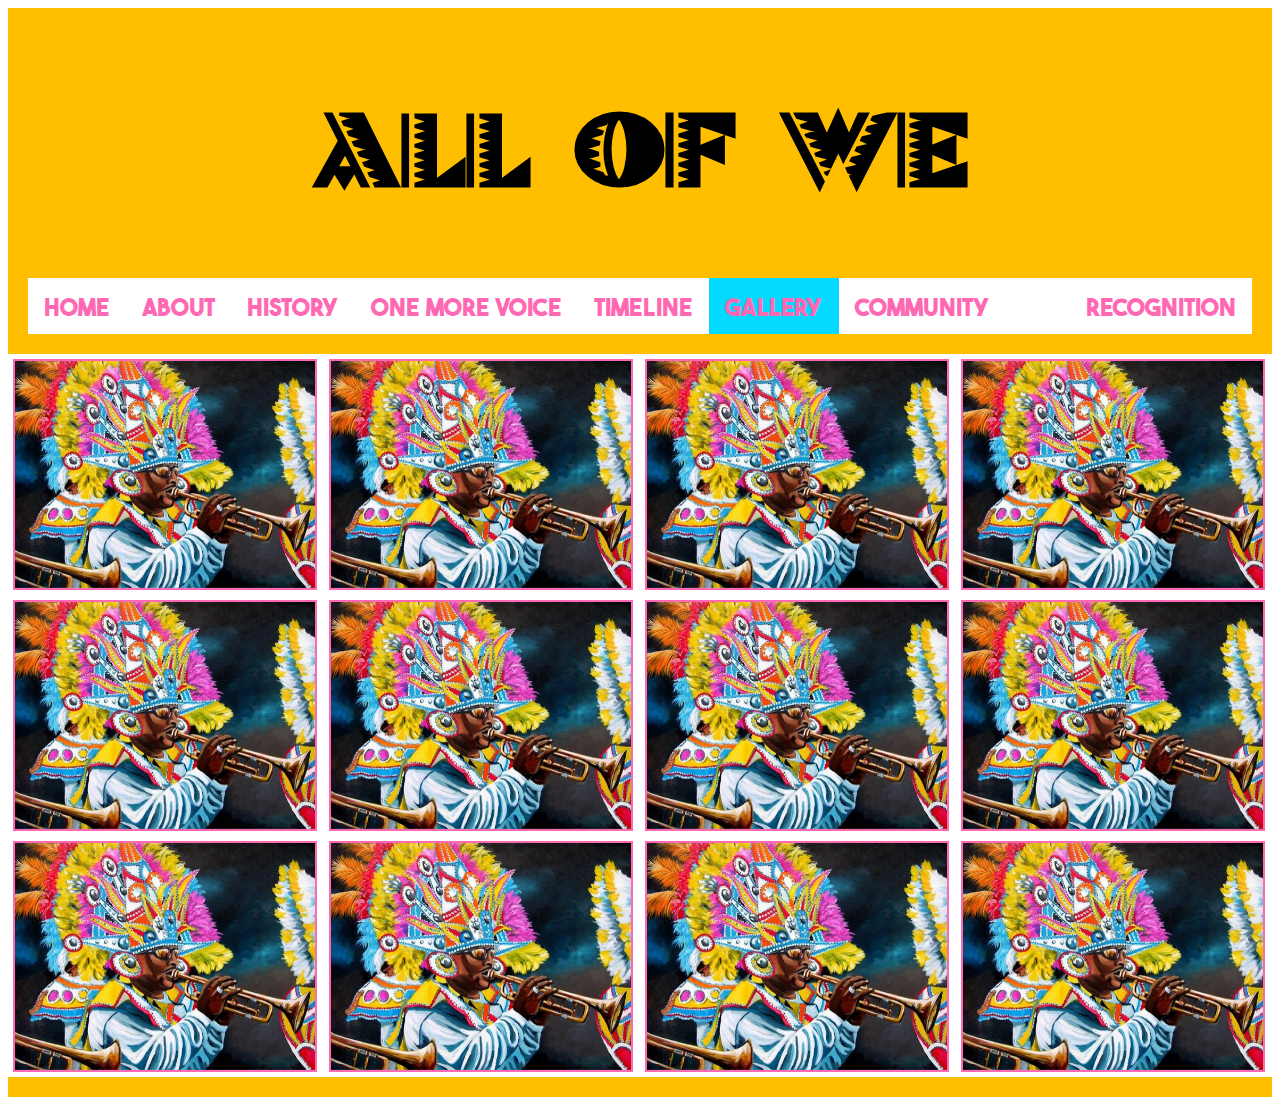
<file: gallery.html>
<!DOCTYPE html>
<html>
<head>
	<link rel="stylesheet" href="galstyle.css">
	<meta name="viewport" content="width=device-width, initial-scale=1.0">
	<div class="header">
	<h1>ALL OF WE</h1>
	<div class="navbar-fixed-top"> 
		<nav>
    	<ul>
            <li style="float:center">
            <li> <a href="index.html">HOME</a></li>
	    <li> <a href="about.html">ABOUT</a></li>
      <li> <a href="history.html">HISTORY</a></li>
	    <li> <a href="omv.html">ONE MORE VOICE</a></li>
	    <li> <a href="timeline.html">TIMELINE</a></li>
      <li> <a class="active" href="gallery.html">GALLERY</a></li>
	    <li> <a href="buzzfeed.html">COMMUNITY</a></li>
	    <li style="float:right"><a href="bio.html">RECOGNITION</a></li>
         </ul>
		</nav>
      </div>
      </div>
  </head>
  
  <div class="row">
  <div class="column">
	<div class="flip-box">
	<div class="flip-box-inner">
	<div class="flip-box-front">
	<img src="trumpet.jpg" alt="Snow" style="width:100%">
  </div>
	<div class="flip-box-back">
		<h4>TEST TITLE</h4>
		<p>This will be a paragraph</p>
	</div>
	</div>
	</div>
	</div>
  <div class="column">
	<div class="flip-box">
	<div class="flip-box-inner">
	<div class="flip-box-front">
    	<img src="trumpet.jpg" alt="Forest" style="width:100%">
  </div>
	<div class="flip-box-back">
		<h4>TEST TITLE</h4>
		<p>This will be a paragraph</p>
		<a href="https://www.youtube.com/">Link Test</a>
	</div>
	</div>
	</div>
	</div>
  <div class="column">
	<div class="flip-box">
	<div class="flip-box-inner">
	<div class="flip-box-front">
    	<img src="trumpet.jpg" alt="Mountains" style="width:100%">
  </div>
	<div class="flip-box-back">
		<h4>TEST TITLE</h4>
		<p>This will be a paragraph</p>
	</div>
	</div>
	</div>
	</div>
<div class="column">
	<div class="flip-box">
	<div class="flip-box-inner">
	<div class="flip-box-front">
    	<img src="trumpet.jpg" alt="Forest" style="width:100%">
  </div>
	<div class="flip-box-back">
		<h4>TEST TITLE</h4>
		<p>This will be a paragraph</p>
	</div>
	</div>
	</div>
	</div>
</div>
  
  <div class="row">
  <div class="column">
	<div class="flip-box">
	<div class="flip-box-inner">
	<div class="flip-box-front">
	<img src="trumpet.jpg" alt="Snow" style="width:100%">
  </div>
	<div class="flip-box-back">
		<h4>TEST TITLE</h4>
		<p>This will be a paragraph</p>
	</div>
	</div>
	</div>
	</div>
  <div class="column">
	<div class="flip-box">
	<div class="flip-box-inner">
	<div class="flip-box-front">
    	<img src="trumpet.jpg" alt="Forest" style="width:100%">
  </div>
	<div class="flip-box-back">
		<h4>TEST TITLE</h4>
		<p>This will be a paragraph</p>
	</div>
	</div>
	</div>
	</div>
  <div class="column">
	<div class="flip-box">
	<div class="flip-box-inner">
	<div class="flip-box-front">
    	<img src="trumpet.jpg" alt="Mountains" style="width:100%">
  </div>
	<div class="flip-box-back">
		<h4>TEST TITLE</h4>
		<p>This will be a paragraph</p>
	</div>
	</div>
	</div>
	</div>
<div class="column">
	<div class="flip-box">
	<div class="flip-box-inner">
	<div class="flip-box-front">
    	<img src="trumpet.jpg" alt="Forest" style="width:100%">
  </div>
	<div class="flip-box-back">
		<h4>TEST TITLE</h4>
		<p>This will be a paragraph</p>
	</div>
	</div>
	</div>
	</div>
</div> 

 <div class="row">
  <div class="column">
	<div class="flip-box">
	<div class="flip-box-inner">
	<div class="flip-box-front">
	<img src="trumpet.jpg" alt="Snow" style="width:100%">
  </div>
	<div class="flip-box-back">
		<h4>TEST TITLE</h4>
		<p>This will be a paragraph</p>
	</div>
	</div>
	</div>
	</div>
  <div class="column">
	<div class="flip-box">
	<div class="flip-box-inner">
	<div class="flip-box-front">
    	<img src="trumpet.jpg" alt="Forest" style="width:100%">
  </div>
	<div class="flip-box-back">
		<h4>TEST TITLE</h4>
		<p>This will be a paragraph</p>
	</div>
	</div>
	</div>
	</div>
  <div class="column">
	<div class="flip-box">
	<div class="flip-box-inner">
	<div class="flip-box-front">
    	<img src="trumpet.jpg" alt="Mountains" style="width:100%">
  </div>
	<div class="flip-box-back">
		<h4>TEST TITLE</h4>
		<p>This will be a paragraph</p>
	</div>
	</div>
	</div>
	</div>
<div class="column">
	<div class="flip-box">
	<div class="flip-box-inner">
	<div class="flip-box-front">
    	<img src="trumpet.jpg" alt="Forest" style="width:100%">
  </div>
	<div class="flip-box-back">
		<h4>TEST TITLE</h4>
		<p>This will be a paragraph</p>
	</div>
	</div>
	</div>
	</div>
</div>
	
  </body>
		<div class="footer"></div>
</html>
</file>
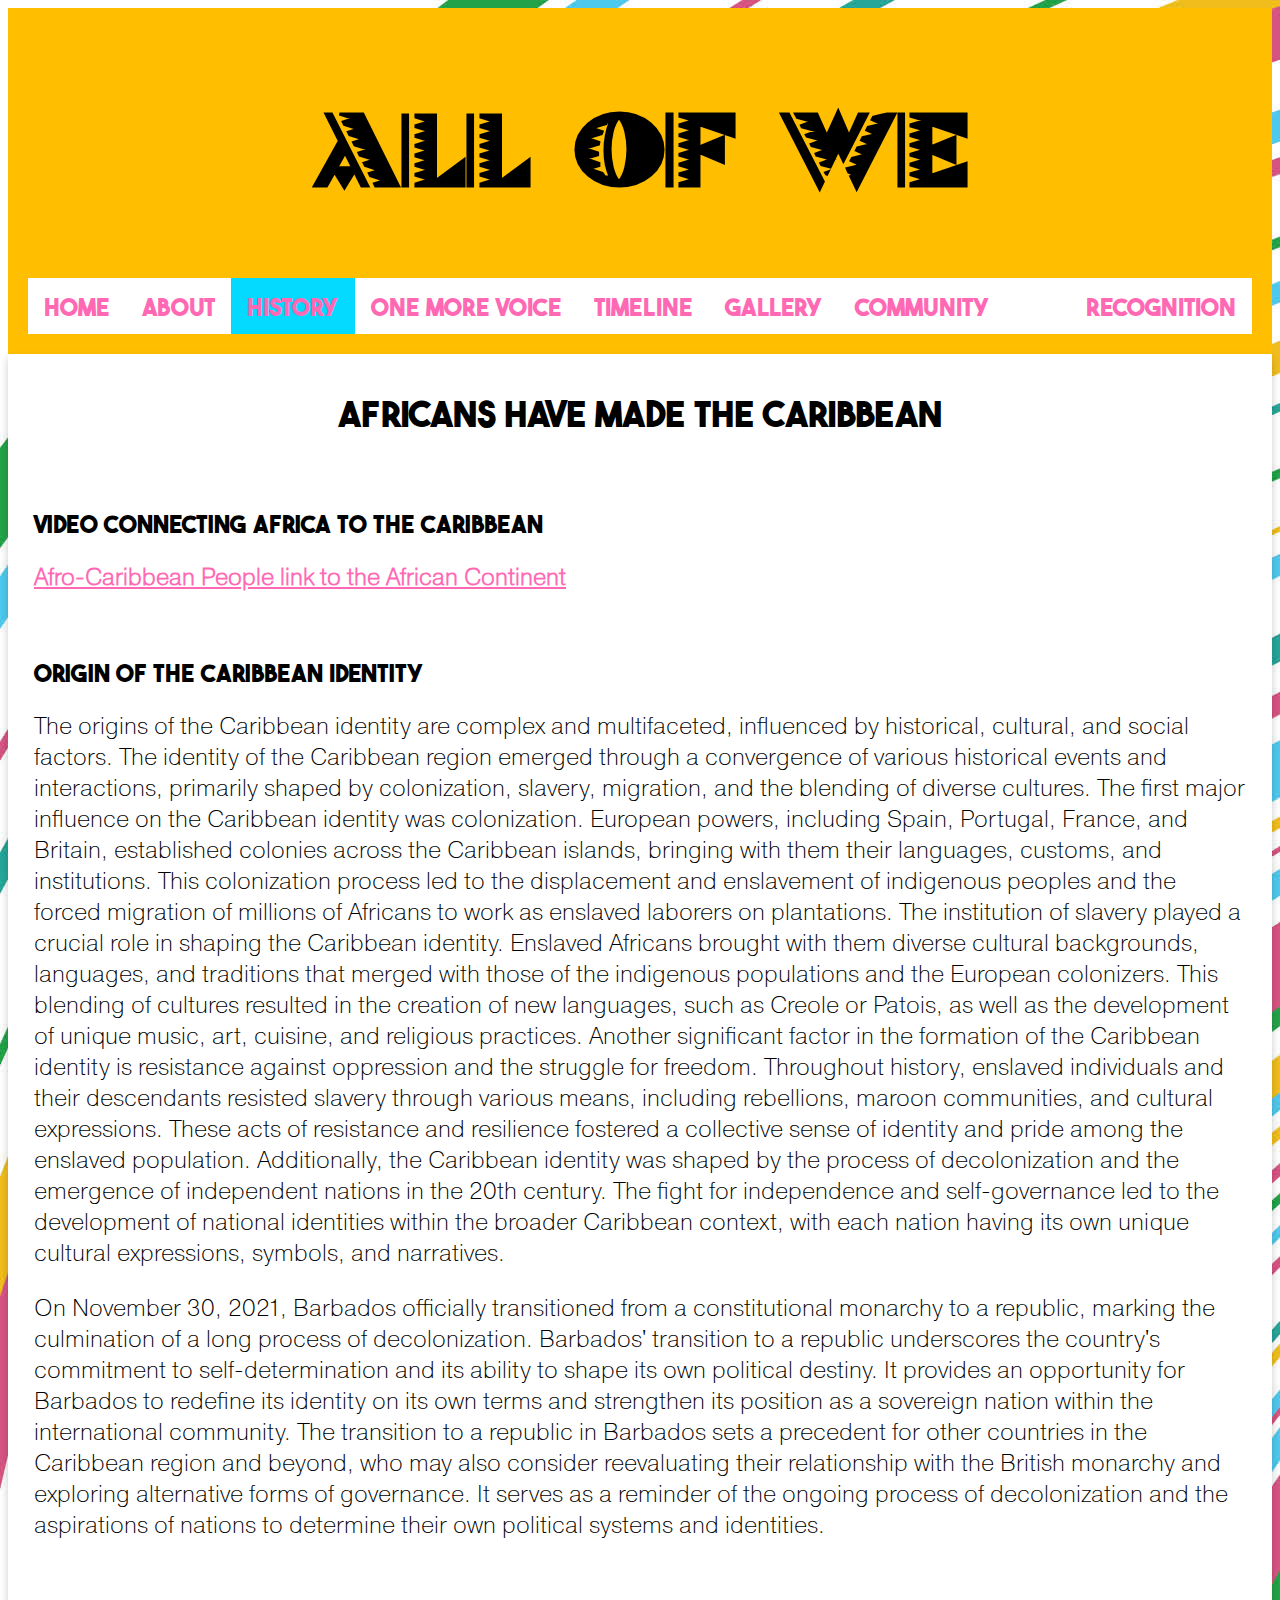
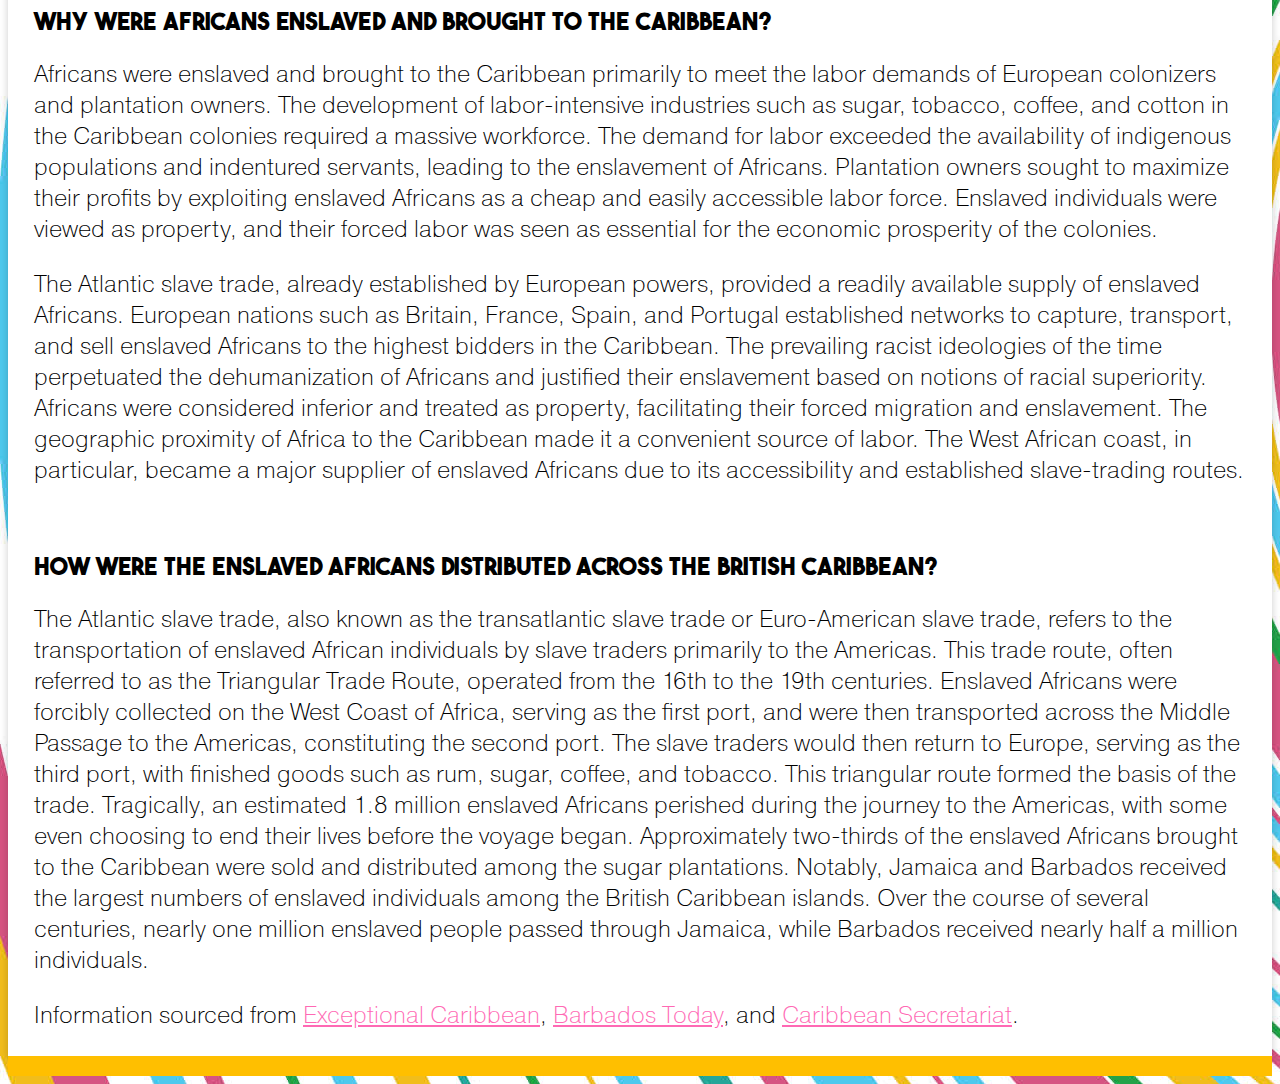
<file: history.html>
<!DOCTYPE html>
<html>
<head>
	<link rel="stylesheet" href="style.css">
	<meta name="viewport" content="width=device-width, initial-scale=1.0">
	<div class="header">
	<h1>ALL OF WE</h1>
	<div class="navbar-fixed-top"> 
		<nav>
    	<ul>
            <li style="float:center">
            <li> <a href="index.html">HOME</a></li>
	    <li> <a href="about.html">ABOUT</a></li>
	    <li> <a class="active" href="history.html">HISTORY</a></li>
	    <li> <a href="omv.html">ONE MORE VOICE</a></li>
	    <li> <a href="timeline.html">TIMELINE</a></li>
		<li> <a href="gallery.html">GALLERY</a></li>
	    <li> <a href="buzzfeed.html">COMMUNITY</a></li>
	    <li style="float:right"> <a href="bio.html">RECOGNITION</a></li>
         </ul>
		</nav>
      </div>
      </div>
</head>
<body>
<div class= "card">
	<div class= "container">
<h2>Africans Have Made the Caribbean</h2>
		<br/>
<h3>Video Connecting Africa to the Caribbean</h3>
<p><a href= "https://www.youtube.com/watch?v=IcQSixQ004E"><b>Afro-Caribbean People link to the African Continent</b></a></p>	
		<br/>
<h3>origin of the Caribbean Identity</h3>
	<p>The origins of the Caribbean identity are complex and multifaceted, influenced by historical, cultural, and social factors. The identity of the Caribbean region emerged through a convergence of various historical events and interactions, primarily shaped by colonization, slavery, migration, and the blending of diverse cultures. The first major influence on the Caribbean identity was colonization. European powers, including Spain, Portugal, France, and Britain, established colonies across the Caribbean islands, bringing with them their languages, customs, and institutions. This colonization process led to the displacement and enslavement of indigenous peoples and the forced migration of millions of Africans to work as enslaved laborers on plantations. The institution of slavery played a crucial role in shaping the Caribbean identity. Enslaved Africans brought with them diverse cultural backgrounds, languages, and traditions that merged with those of the indigenous populations and the European colonizers. This blending of cultures resulted in the creation of new languages, such as Creole or Patois, as well as the development of unique music, art, cuisine, and religious practices. Another significant factor in the formation of the Caribbean identity is resistance against oppression and the struggle for freedom. Throughout history, enslaved individuals and their descendants resisted slavery through various means, including rebellions, maroon communities, and cultural expressions. These acts of resistance and resilience fostered a collective sense of identity and pride among the enslaved population. Additionally, the Caribbean identity was shaped by the process of decolonization and the emergence of independent nations in the 20th century. The fight for independence and self-governance led to the development of national identities within the broader Caribbean context, with each nation having its own unique cultural expressions, symbols, and narratives.</p>
	<p>On November 30, 2021, Barbados officially transitioned from a constitutional monarchy to a republic, marking the culmination of a long process of decolonization. Barbados' transition to a republic underscores the country's commitment to self-determination and its ability to shape its own political destiny. It provides an opportunity for Barbados to redefine its identity on its own terms and strengthen its position as a sovereign nation within the international community. The transition to a republic in Barbados sets a precedent for other countries in the Caribbean region and beyond, who may also consider reevaluating their relationship with the British monarchy and exploring alternative forms of governance. It serves as a reminder of the ongoing process of decolonization and the aspirations of nations to determine their own political systems and identities.</p>
		<br/>
<h3>Why were Africans enslaved and brought to the Caribbean?</h3>
	<p>Africans were enslaved and brought to the Caribbean primarily to meet the labor demands of European colonizers and plantation owners. The development of labor-intensive industries such as sugar, tobacco, coffee, and cotton in the Caribbean colonies required a massive workforce. The demand for labor exceeded the availability of indigenous populations and indentured servants, leading to the enslavement of Africans. Plantation owners sought to maximize their profits by exploiting enslaved Africans as a cheap and easily accessible labor force. Enslaved individuals were viewed as property, and their forced labor was seen as essential for the economic prosperity of the colonies.</p>
	<p>The Atlantic slave trade, already established by European powers, provided a readily available supply of enslaved Africans. European nations such as Britain, France, Spain, and Portugal established networks to capture, transport, and sell enslaved Africans to the highest bidders in the Caribbean. The prevailing racist ideologies of the time perpetuated the dehumanization of Africans and justified their enslavement based on notions of racial superiority. Africans were considered inferior and treated as property, facilitating their forced migration and enslavement. The geographic proximity of Africa to the Caribbean made it a convenient source of labor. The West African coast, in particular, became a major supplier of enslaved Africans due to its accessibility and established slave-trading routes.</p>
		<br/>
<h3>How Were the Enslaved Africans Distributed Across the British Caribbean?</h3>
<p>The Atlantic slave trade, also known as the transatlantic slave trade or Euro-American slave trade, refers to the transportation of enslaved African individuals by slave traders primarily to the Americas. This trade route, often referred to as the Triangular Trade Route, operated from the 16th to the 19th centuries. Enslaved Africans were forcibly collected on the West Coast of Africa, serving as the first port, and were then transported across the Middle Passage to the Americas, constituting the second port. The slave traders would then return to Europe, serving as the third port, with finished goods such as rum, sugar, coffee, and tobacco. This triangular route formed the basis of the trade. Tragically, an estimated 1.8 million enslaved Africans perished during the journey to the Americas, with some even choosing to end their lives before the voyage began. Approximately two-thirds of the enslaved Africans brought to the Caribbean were sold and distributed among the sugar plantations. Notably, Jamaica and Barbados received the largest numbers of enslaved individuals among the British Caribbean islands. Over the course of several centuries, nearly one million enslaved people passed through Jamaica, while Barbados received nearly half a million individuals.</p>

<p>Information sourced from <a href="https://exceptionalcaribbean.com/2021/07/29/africans-have-made-the-caribbean-heres-why/">Exceptional Caribbean</a>, <a href="https://barbadostoday.bb/?s=removing+queen+as+head+of+state">Barbados Today</a>, and <a href="https://edu.thecommonwealth.org/wp-content/uploads/2020/10/SOCI1002-UNIT-4_20200820.pdf">Caribbean Secretariat</a>.	
	</div>
	</div>
</body>
<div class= "footer">
</div>
</html>
</file>
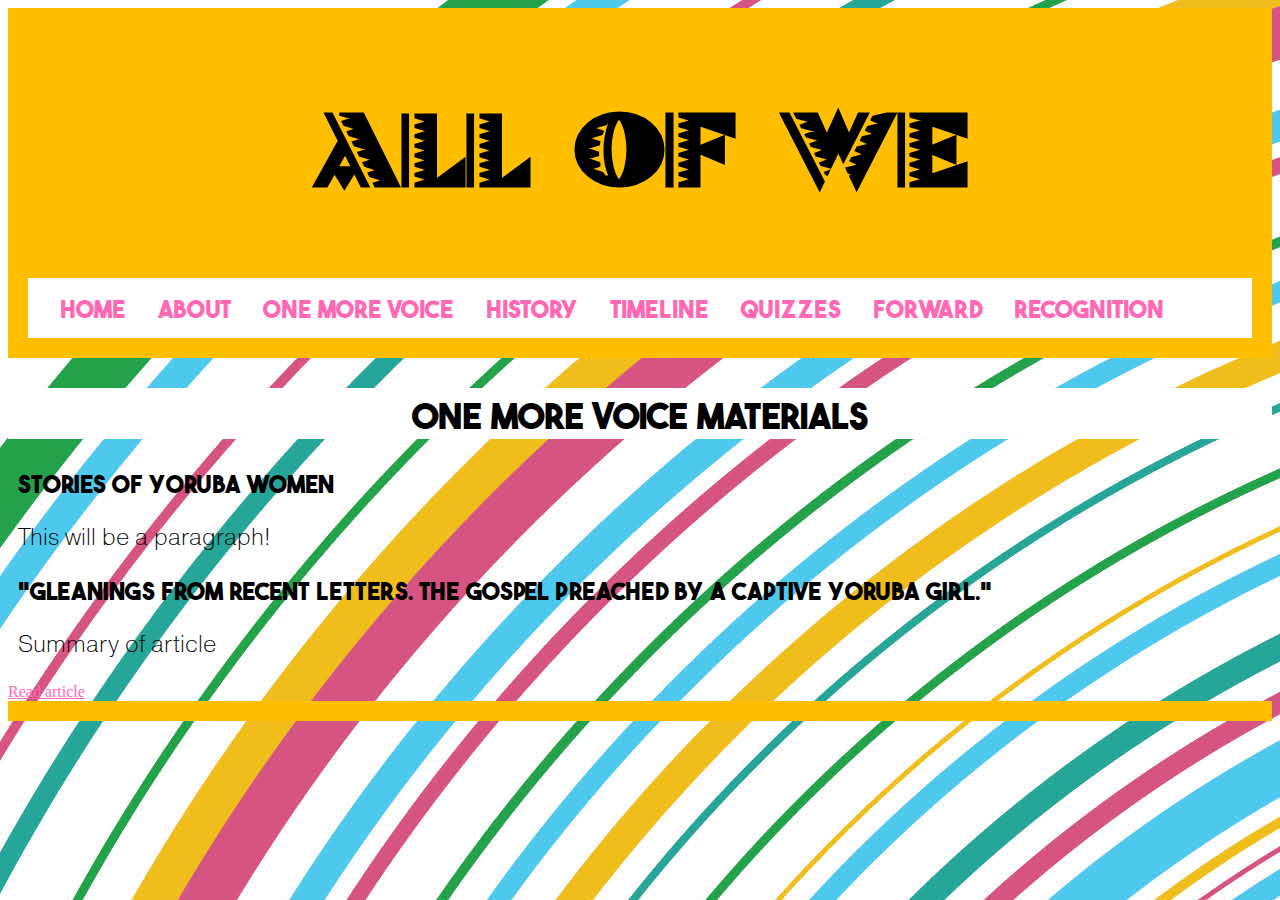
<file: map.html>
<!DOCTYPE html>
<html>
<head>
	<link rel="stylesheet" href="style.css">
	<meta name="viewport" content="width=device-width, initial-scale=1.0">
<div class="header">
	<h1>ALL OF WE</h1>
  <div class="container">
	<div class="navbar-fixed-top"> 
		<nav>
    	<ul>
            <li style="float:center">
            <li> <a href="index.html">HOME</a></li>
	    <li> <a href="about.html">ABOUT</a></li>
            <li> <a href="map.html">ONE MORE VOICE</a></li>
	    <li> <a href="yoruba.html">HISTORY</a></li>
	    <li> <a href="timeline.html">TIMELINE</a></li>
	    <li> <a href="buzzfeed.html">QUIZZES</a></li>
	    <li> <a href="contribute.html">FORWARD</a></li>
	    <li> <a href="bio.html">RECOGNITION</a></li>
         </ul>
		</nav>
      </div>
      </div>
      </div>
</head>
<body>
	<h2> One More Voice Materials </h2>
	
	<h3>Stories of Yoruba Women</h3>
	<p>This will be a paragraph!</p>
	
	<h3>"Gleanings from Recent Letters. The Gospel Preached by a Captive Yoruba Girl."</h3>
	<p>Summary of article</p>
	<a href= "https://onemorevoice.org/html/bipoc-voices/digital-editions-amd/liv_026047_HTML.html">Read article</a>

	
</body>
<div class= "footer">
</div>
</html>
</file>
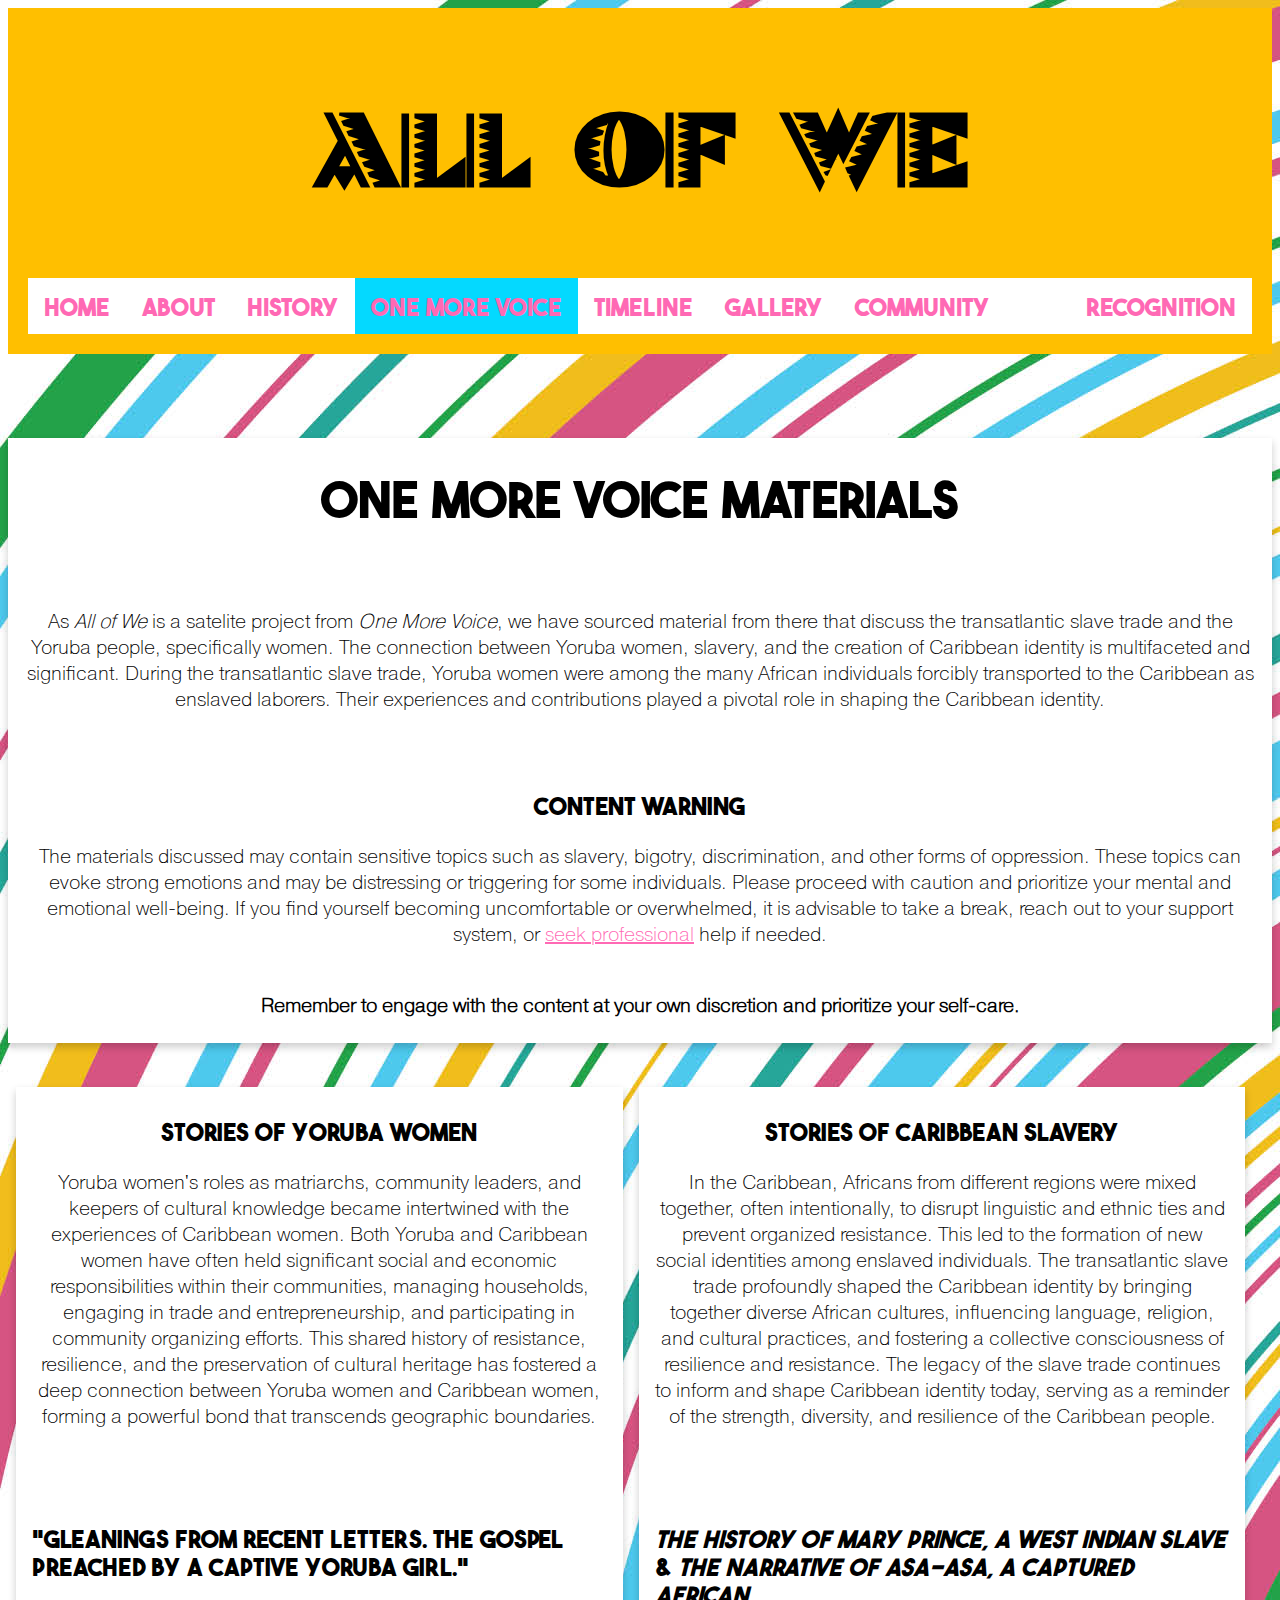
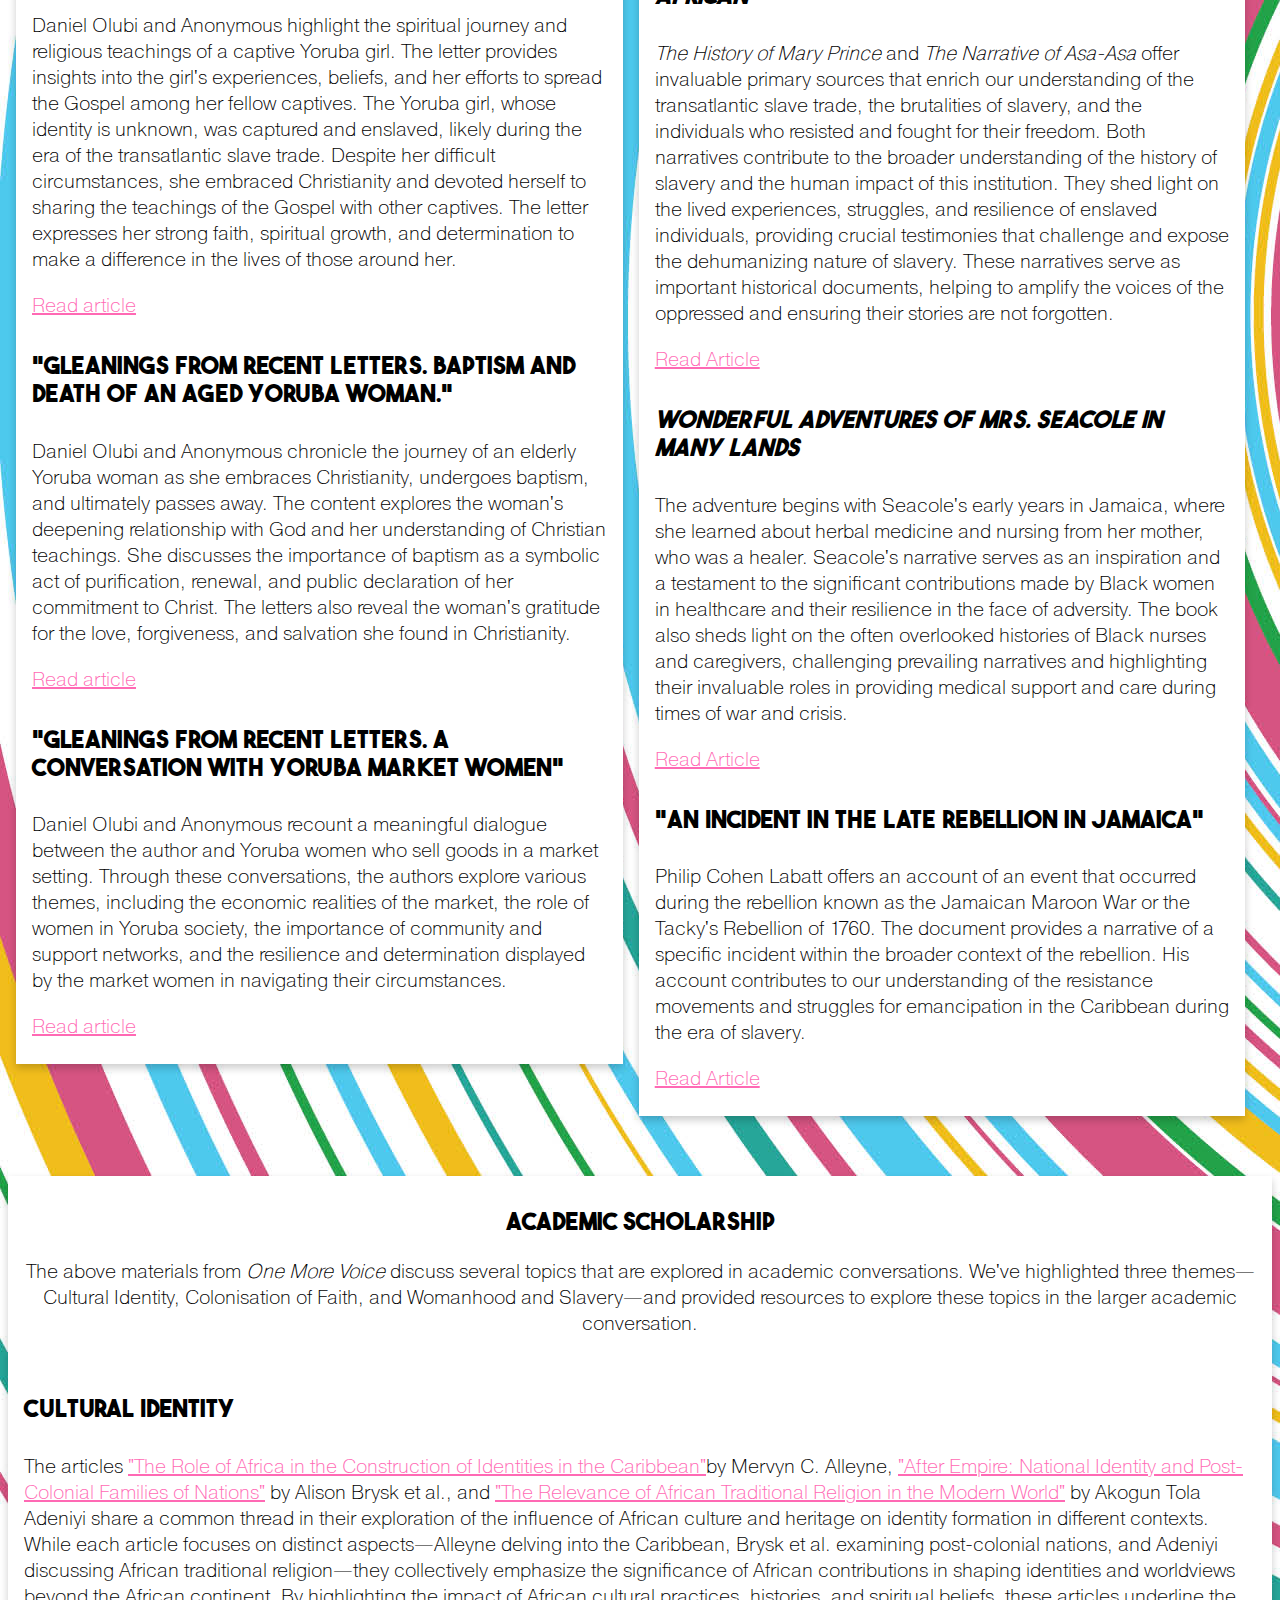
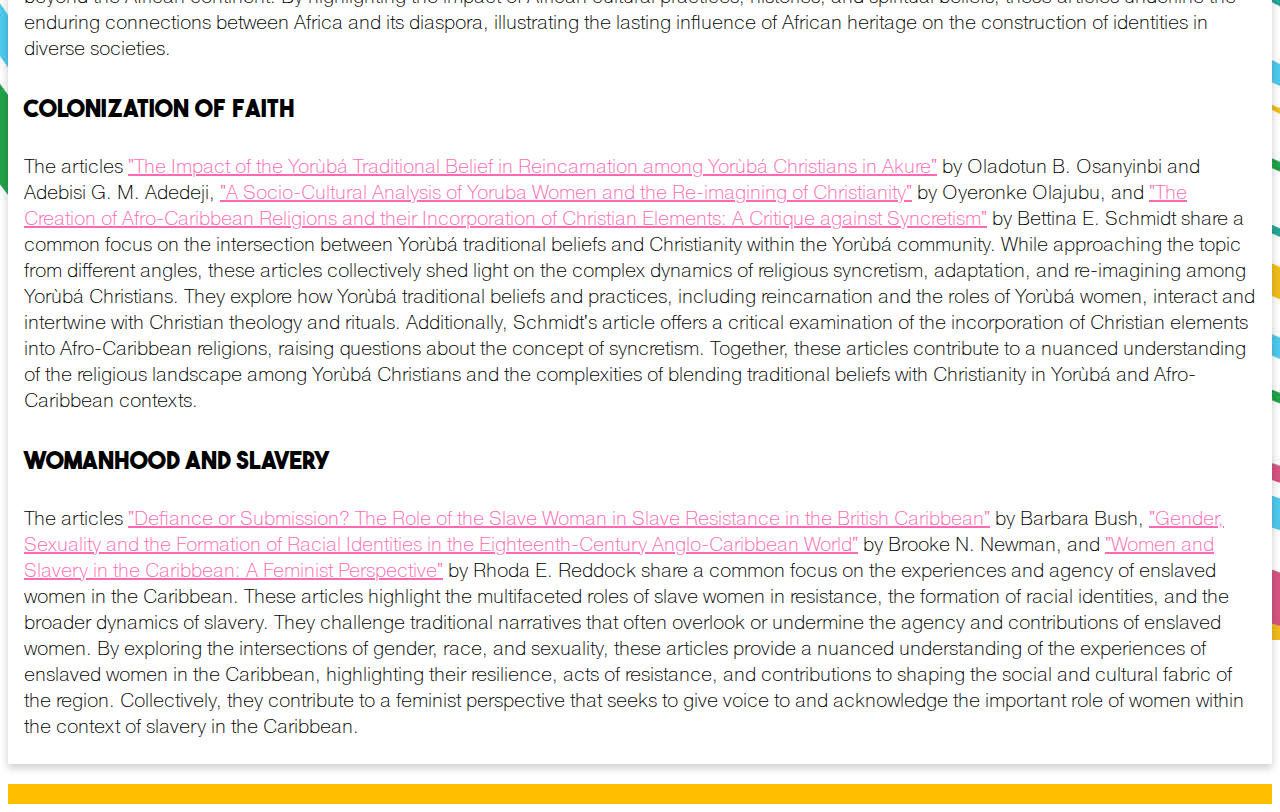
<file: omv.html>
<!DOCTYPE html>
<html>
<head>
	<link rel="stylesheet" href="omv.css">
	<meta name="viewport" content="width=device-width, initial-scale=1.0">
<div class="header">
	<h1>ALL OF WE</h1>
  
	<div class="navbar-fixed-top"> 
		<nav>
    	<ul>
            <li style="float:center">
            <li> <a href="index.html">HOME</a></li>
	    <li> <a href="about.html">ABOUT</a></li>
            <li> <a href="history.html">HISTORY</a></li>
	    <li> <a class="active" href="omv.html">ONE MORE VOICE</a></li>
	    <li> <a href="timeline.html">TIMELINE</a></li>
		<li> <a href="gallery.html">GALLERY</a></li>
	    <li> <a href="buzzfeed.html">COMMUNITY</a></li>
	    <li style="float:right"> <a href="bio.html">RECOGNITION</a></li>
         </ul>
		</nav>
      </div>
      </div>
     
</head>
<body>

<div class= "card">
	<div class= "container">
	<h5>One More Voice Materials</h5>
		<p class="two">As <i>All of We</i> is a satelite project from <i>One More Voice</i>, we have sourced material from there that discuss the transatlantic slave trade and the Yoruba people, specifically women. The connection between Yoruba women, slavery, and the creation of Caribbean identity is multifaceted and significant. During the transatlantic slave trade, Yoruba women were among the many African individuals forcibly transported to the Caribbean as enslaved laborers. Their experiences and contributions played a pivotal role in shaping the Caribbean identity.</p>
		
		<h3>Content warning</h3>
		<p class="two">The materials discussed may contain sensitive topics such as slavery, bigotry, discrimination, and other forms of oppression. These topics can evoke strong emotions and may be distressing or triggering for some individuals. Please proceed with caution and prioritize your mental and emotional well-being. If you find yourself becoming uncomfortable or overwhelmed, it is advisable to take a break, reach out to your support system, or <a href="https://safehelpline.org/index">seek professional</a> help if needed.</p> 
		<p class="two"><b>Remember to engage with the content at your own discretion and prioritize your self-care.</b></p>
	</div>
	</div>
		
<div class="row">
<div class= "column">	
<div class= "card">
	<div class= "container">
	<h3>Stories of Yoruba Women</h3>
	<p class="two">Yoruba women's roles as matriarchs, community leaders, and keepers of cultural knowledge became intertwined with the experiences of Caribbean women. Both Yoruba and Caribbean women have often held significant social and economic responsibilities within their communities, managing households, engaging in trade and entrepreneurship, and participating in community organizing efforts. This shared history of resistance, resilience, and the preservation of cultural heritage has fostered a deep connection between Yoruba women and Caribbean women, forming a powerful bond that transcends geographic boundaries.</p>
	<br/>
	<h4>"Gleanings from Recent Letters. The Gospel Preached by a Captive Yoruba Girl."</h4>
	<p>Daniel Olubi and Anonymous highlight the spiritual journey and religious teachings of a captive Yoruba girl. The letter provides insights into the girl's experiences, beliefs, and her efforts to spread the Gospel among her fellow captives. The Yoruba girl, whose identity is unknown, was captured and enslaved, likely during the era of the transatlantic slave trade. Despite her difficult circumstances, she embraced Christianity and devoted herself to sharing the teachings of the Gospel with other captives. The letter expresses her strong faith, spiritual growth, and determination to make a difference in the lives of those around her.</p>
	<p><a href= "https://onemorevoice.org/html/bipoc-voices/digital-editions-amd/liv_026047_HTML.html">Read article</a></p>
	<h4>"Gleanings from Recent Letters. Baptism and Death of an Aged Yoruba Woman."</h4>
	<p>Daniel Olubi and Anonymous chronicle the journey of an elderly Yoruba woman as she embraces Christianity, undergoes baptism, and ultimately passes away. The content explores the woman's deepening relationship with God and her understanding of Christian teachings. She discusses the importance of baptism as a symbolic act of purification, renewal, and public declaration of her commitment to Christ. The letters also reveal the woman's gratitude for the love, forgiveness, and salvation she found in Christianity.</p>
	<p><a href= "https://onemorevoice.org/html/bipoc-voices/digital-editions-amd/liv_026033_HTML.html">Read article</a></p>
	<h4>"Gleanings from Recent Letters. A Conversation with Yoruba Market Women"</h4>
	<p>Daniel Olubi and Anonymous recount a meaningful dialogue between the author and Yoruba women who sell goods in a market setting. Through these conversations, the authors explore various themes, including the economic realities of the market, the role of women in Yoruba society, the importance of community and support networks, and the resilience and determination displayed by the market women in navigating their circumstances.</p>
	<p class="three"><a href= "https://onemorevoice.org/html/bipoc-voices/digital-editions-amd/liv_026043_HTML.html">Read article</a></p>
	</div>
	</div>
	</div>

<div class= "column">
<div class= "card">
	<div class= "container">
	<h3>Stories of Caribbean Slavery</h3>
	<p class="two">In the Caribbean, Africans from different regions were mixed together, often intentionally, to disrupt linguistic and ethnic ties and prevent organized resistance. This led to the formation of new social identities among enslaved individuals. The transatlantic slave trade profoundly shaped the Caribbean identity by bringing together diverse African cultures, influencing language, religion, and cultural practices, and fostering a collective consciousness of resilience and resistance. The legacy of the slave trade continues to inform and shape Caribbean identity today, serving as a reminder of the strength, diversity, and resilience of the Caribbean people.</p>
	<br/>
	<h4><i>The History of Mary Prince, a West Indian Slave</i> &amp; <i>The Narrative of Asa-Asa, a Captured African</i></h4>
	<p><i>The History of Mary Prince</i> and <i>The Narrative of Asa-Asa</i> offer invaluable primary sources that enrich our understanding of the transatlantic slave trade, the brutalities of slavery, and the individuals who resisted and fought for their freedom. Both narratives contribute to the broader understanding of the history of slavery and the human impact of this institution. They shed light on the lived experiences, struggles, and resilience of enslaved individuals, providing crucial testimonies that challenge and expose the dehumanizing nature of slavery. These narratives serve as important historical documents, helping to amplify the voices of the oppressed and ensuring their stories are not forgotten.</p>
	<p><a href= "https://docsouth.unc.edu/neh/prince/prince.html">Read Article</a></p>
	<h4><i>Wonderful Adventures of Mrs. Seacole in Many Lands</i></h4>
	<p>The adventure begins with  Seacole's early years in Jamaica, where she learned about herbal medicine and nursing from her mother, who was a healer. Seacole's narrative serves as an inspiration and a testament to the significant contributions made by Black women in healthcare and their resilience in the face of adversity. The book also sheds light on the often overlooked histories of Black nurses and caregivers, challenging prevailing narratives and highlighting their invaluable roles in providing medical support and care during times of war and crisis.</p>
	<p><a href= "https://digital.library.upenn.edu/women/seacole/adventures/adventures.html">Read Article</a></p>
	<h4>"An Incident in the Late Rebellion in Jamaica"</h4>
	<p>Philip Cohen Labatt offers an account of an event that occurred during the rebellion known as the Jamaican Maroon War or the Tacky's Rebellion of 1760. The document provides a narrative of a specific incident within the broader context of the rebellion. His account contributes to our understanding of the resistance movements and struggles for emancipation in the Caribbean during the era of slavery.</p>
	<p class="three"><a href="https://onemorevoice.org/html/transcriptions/liv_020036_TEI.html">Read Article</a></p>

	</div>
	</div>
	</div>
</div>

<div class= "card">
	<div class= "container">
	<h3> Academic Scholarship </h3>
		<p class="two">The above materials from <i>One More Voice</i> discuss several topics that are explored in academic conversations. We've highlighted three themes&#8212;Cultural Identity, Colonisation of Faith, and Womanhood and Slavery&#8212;and provided resources to explore these topics in the larger academic conversation.</p>
		
	<h4>Cultural Identity</h4>
	<p>The articles <a href= "https://www.jstor.org/stable/pdf/525567.pdf">"The Role of Africa in the Construction of Identities in the Caribbean"</a>by Mervyn C. Alleyne, <a href= "https://www.researchgate.net/publication/242259877_After_Empire_National_Identity_and_Post-Colonial_Families_of_Nations">"After Empire: National Identity and Post-Colonial Families of Nations"</a> by Alison Brysk et al., and <a href= "https://nigeriaworld.com/articles/2011/nov/091.html">"The Relevance of African Traditional Religion in the Modern World"</a> by Akogun Tola Adeniyi share a common thread in their exploration of the influence of African culture and heritage on identity formation in different contexts. While each article focuses on distinct aspects&#8212;Alleyne delving into the Caribbean, Brysk et al. examining post-colonial nations, and Adeniyi discussing African traditional religion&#8212;they collectively emphasize the significance of African contributions in shaping identities and worldviews beyond the African continent. By highlighting the impact of African cultural practices, histories, and spiritual beliefs, these articles underline the enduring connections between Africa and its diaspora, illustrating the lasting influence of African heritage on the construction of identities in diverse societies.</p>
	
	<h4>Colonization of Faith</h4>
	<p>The articles <a href= "https://iiste.org/Journals/index.php/JPCR/article/view/28207">"The Impact of the Yorùbá Traditional Belief in Reincarnation among Yorùbá Christians in Akure"</a> by Oladotun B. Osanyinbi and Adebisi G. M. Adedeji, <a href= "https://journals.sagepub.com/doi/epdf/10.1177/0966735008091401">"A Socio-Cultural Analysis of Yoruba Women and the Re-imagining of Christianity"</a> by Oyeronke Olajubu, and <a href= "https://journals.sagepub.com/doi/epdf/10.1177/026537880602300407">"The Creation of Afro-Caribbean Religions and their Incorporation of Christian Elements: A Critique against Syncretism"</a> by Bettina E. Schmidt share a common focus on the intersection between Yorùbá traditional beliefs and Christianity within the Yorùbá community. While approaching the topic from different angles, these articles collectively shed light on the complex dynamics of religious syncretism, adaptation, and re-imagining among Yorùbá Christians. They explore how Yorùbá traditional beliefs and practices, including reincarnation and the roles of Yorùbá women, interact and intertwine with Christian theology and rituals. Additionally, Schmidt's article offers a critical examination of the incorporation of Christian elements into Afro-Caribbean religions, raising questions about the concept of syncretism. Together, these articles contribute to a nuanced understanding of the religious landscape among Yorùbá Christians and the complexities of blending traditional beliefs with Christianity in Yorùbá and Afro-Caribbean contexts.</p>
		
	<h4>Womanhood and Slavery</h4>
	<p class="three">The articles <a href="https://www.tandfonline.com/doi/abs/10.1080/02619288.1982.9974512">"Defiance or Submission? The Role of the Slave Woman in Slave Resistance in the British Caribbean"</a> by Barbara Bush, <a href= "https://onlinelibrary.wiley.com/doi/pdf/10.1111/j.1468-0424.2010.01613.x">"Gender, Sexuality and the Formation of Racial Identities in the Eighteenth-Century Anglo-Caribbean World"</a> by Brooke N. Newman, and <a href= "https://journals.sagepub.com/doi/pdf/10.1177/0094582X8501200104">"Women and Slavery in the Caribbean: A Feminist Perspective"</a> by Rhoda E. Reddock share a common focus on the experiences and agency of enslaved women in the Caribbean. These articles highlight the multifaceted roles of slave women in resistance, the formation of racial identities, and the broader dynamics of slavery. They challenge traditional narratives that often overlook or undermine the agency and contributions of enslaved women. By exploring the intersections of gender, race, and sexuality, these articles provide a nuanced understanding of the experiences of enslaved women in the Caribbean, highlighting their resilience, acts of resistance, and contributions to shaping the social and cultural fabric of the region. Collectively, they contribute to a feminist perspective that seeks to give voice to and acknowledge the important role of women within the context of slavery in the Caribbean.</p>	
	
	</div>
	</div>	
	
</body>
<div class= "footer">
</div>
</html>
</file>
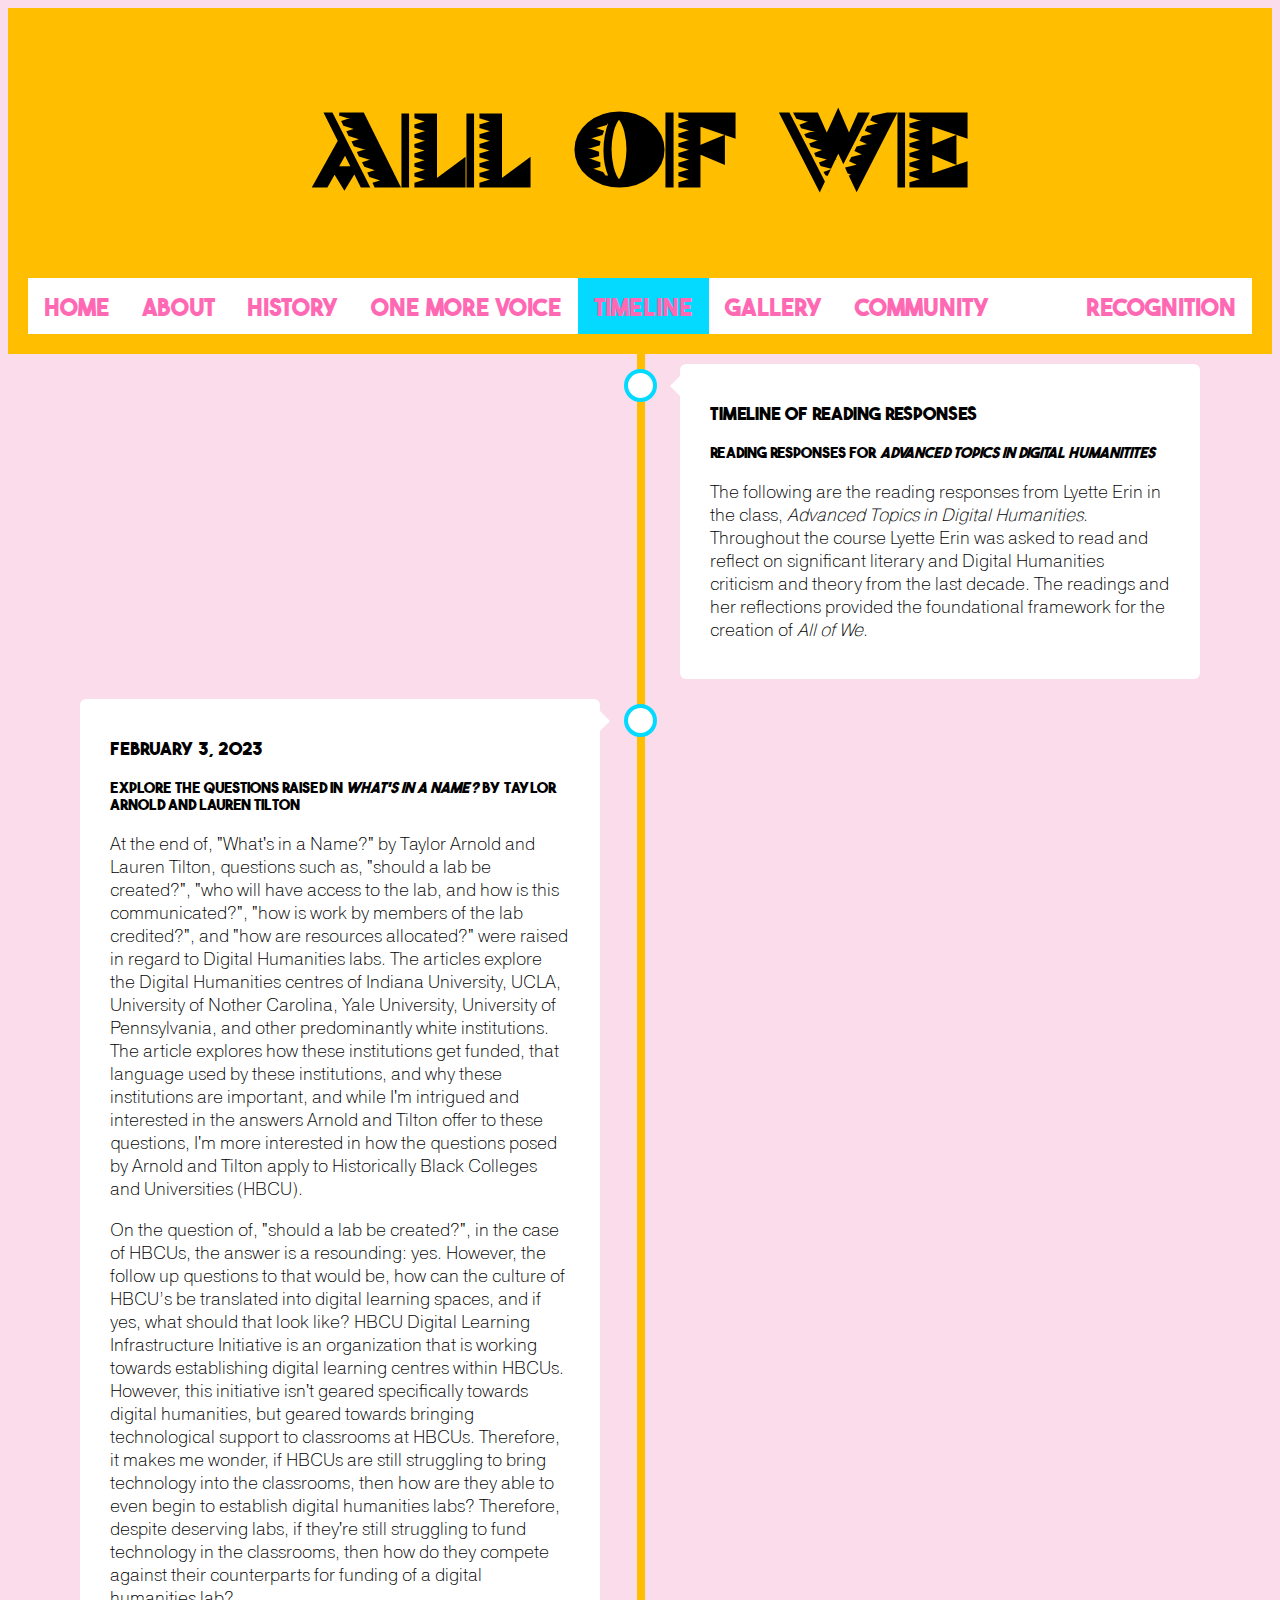
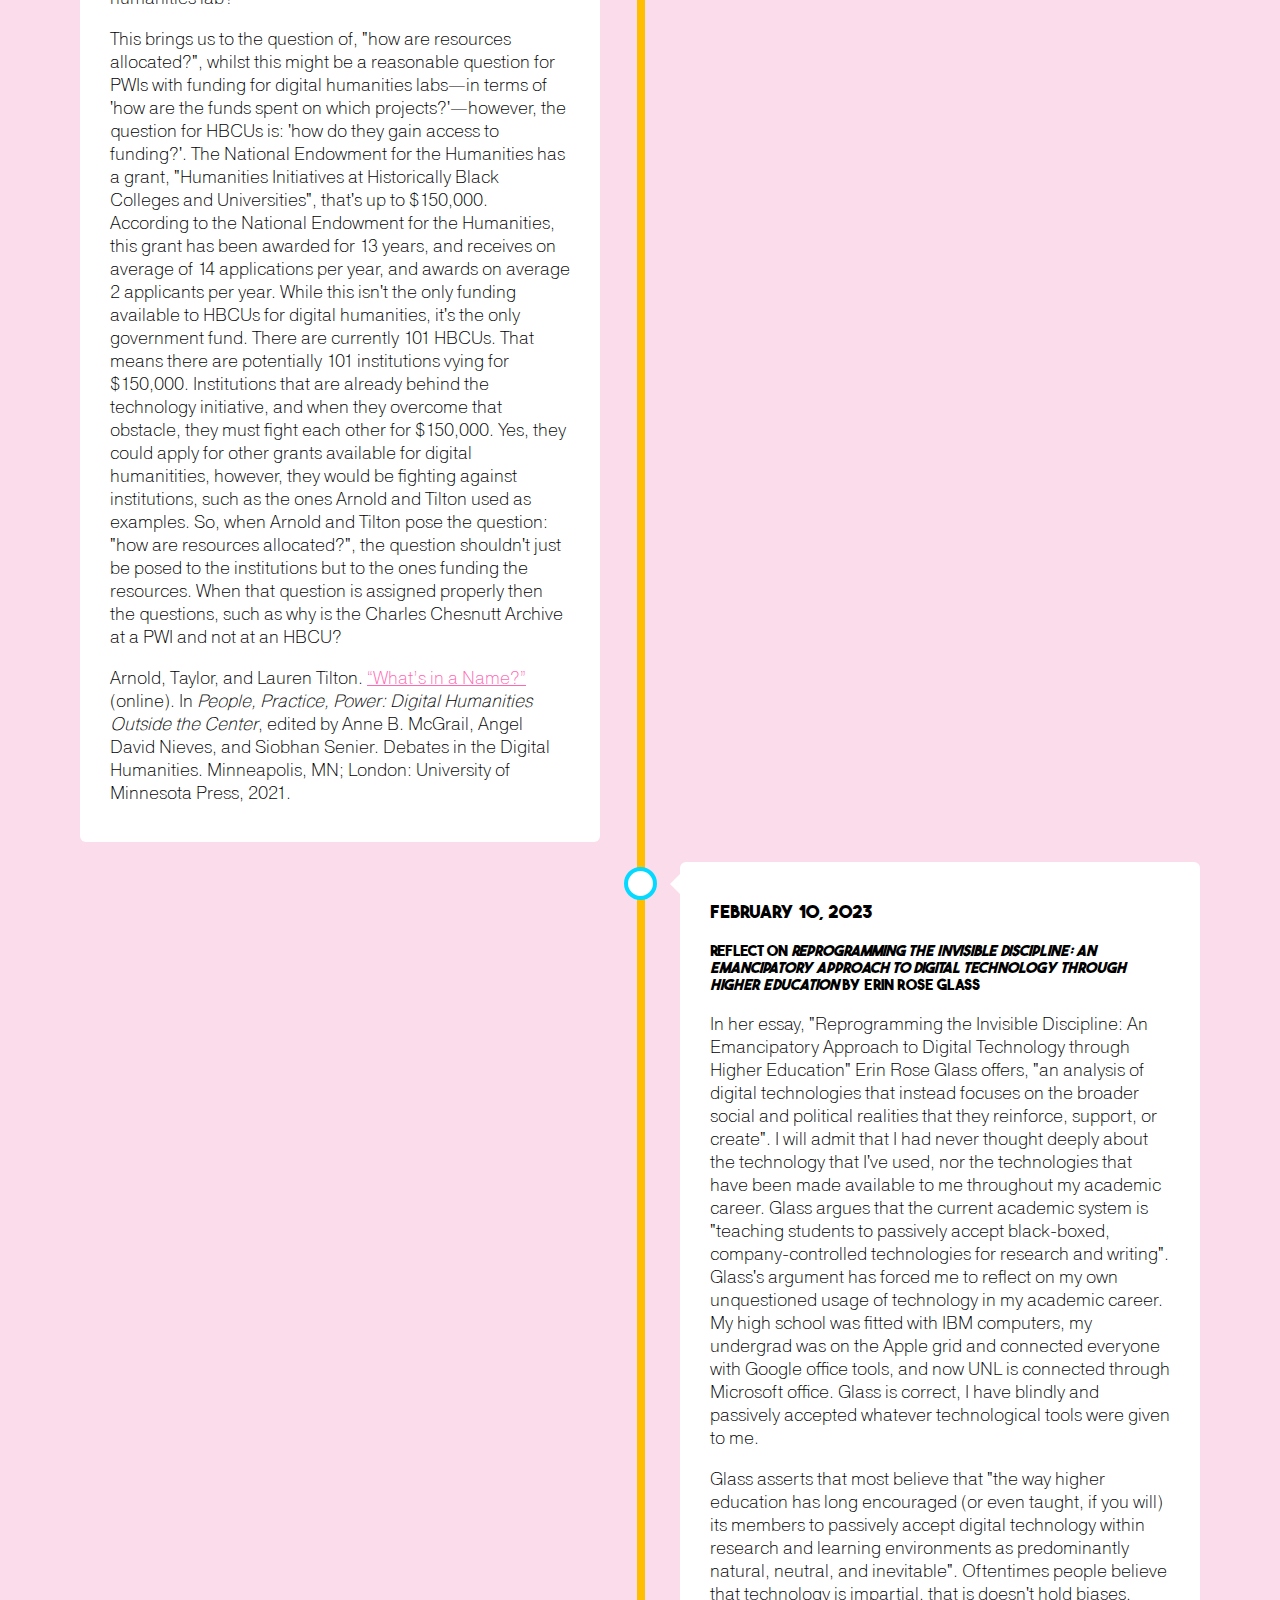
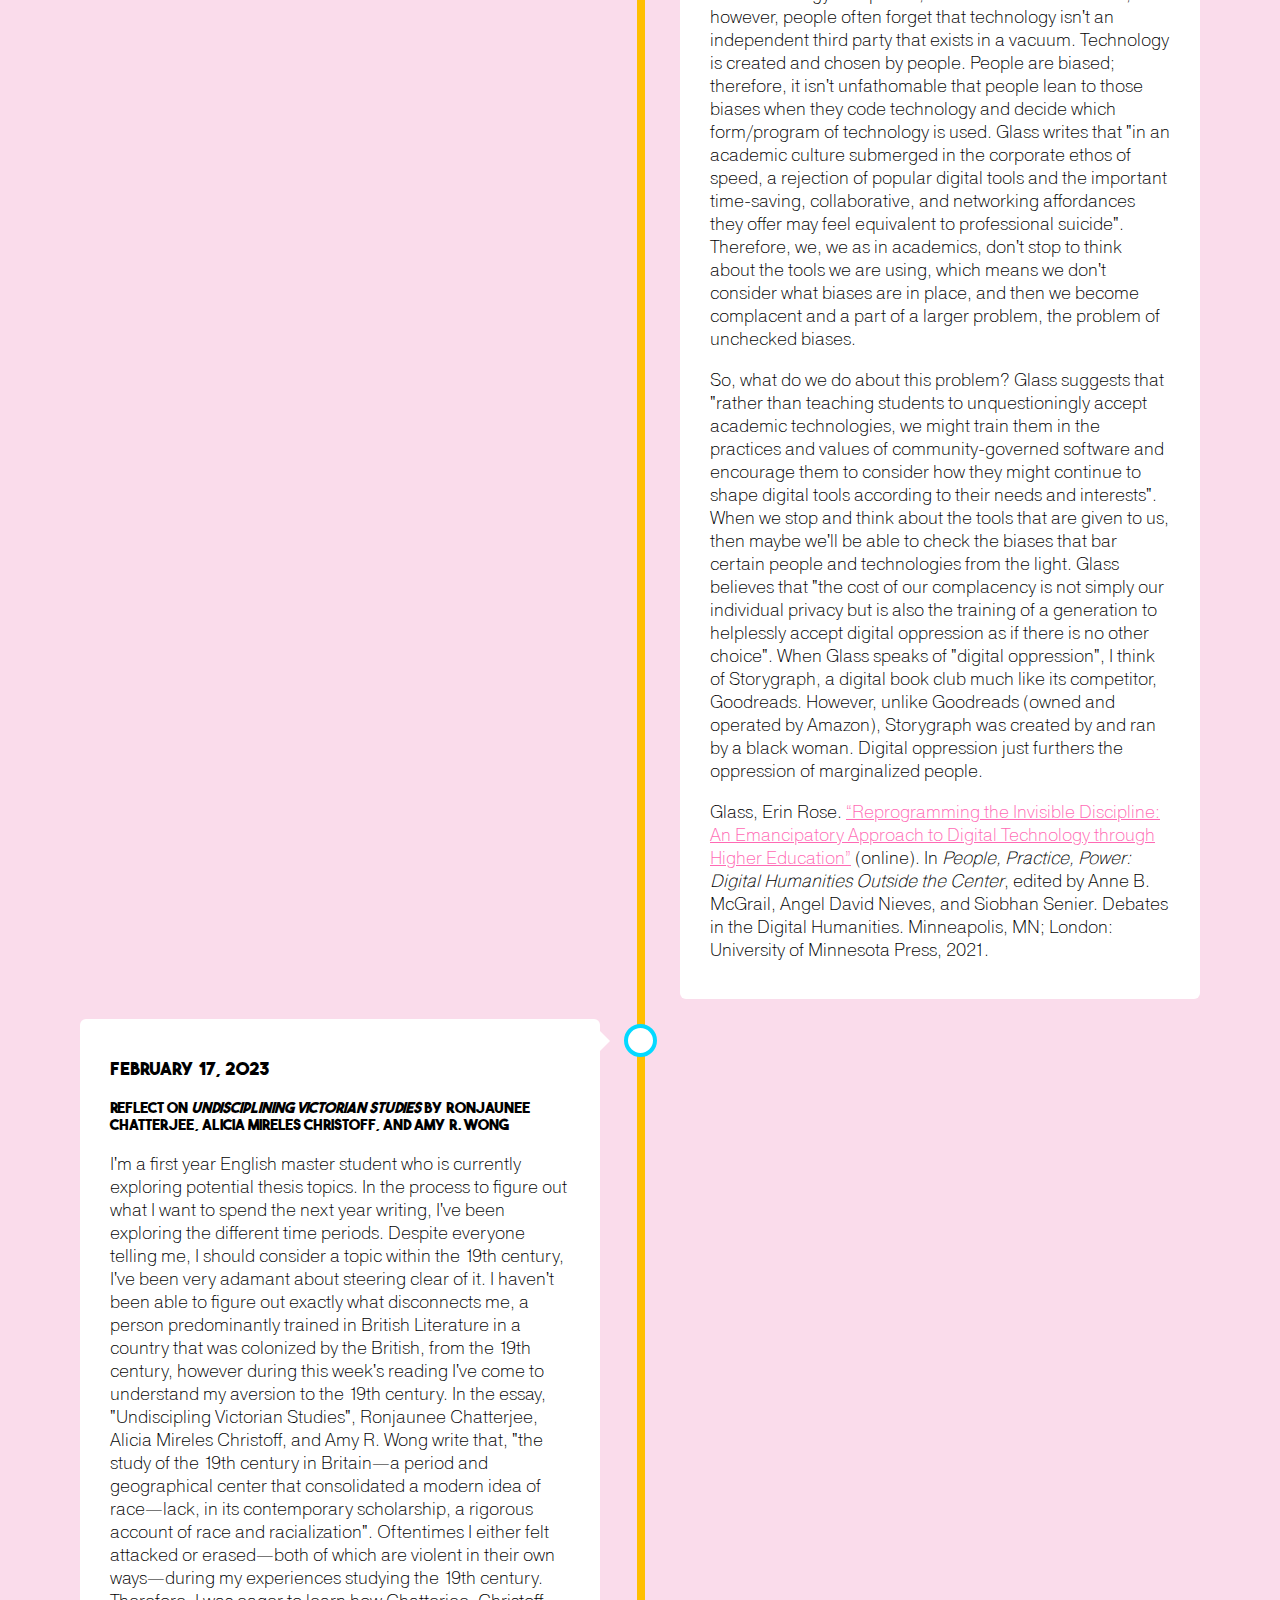
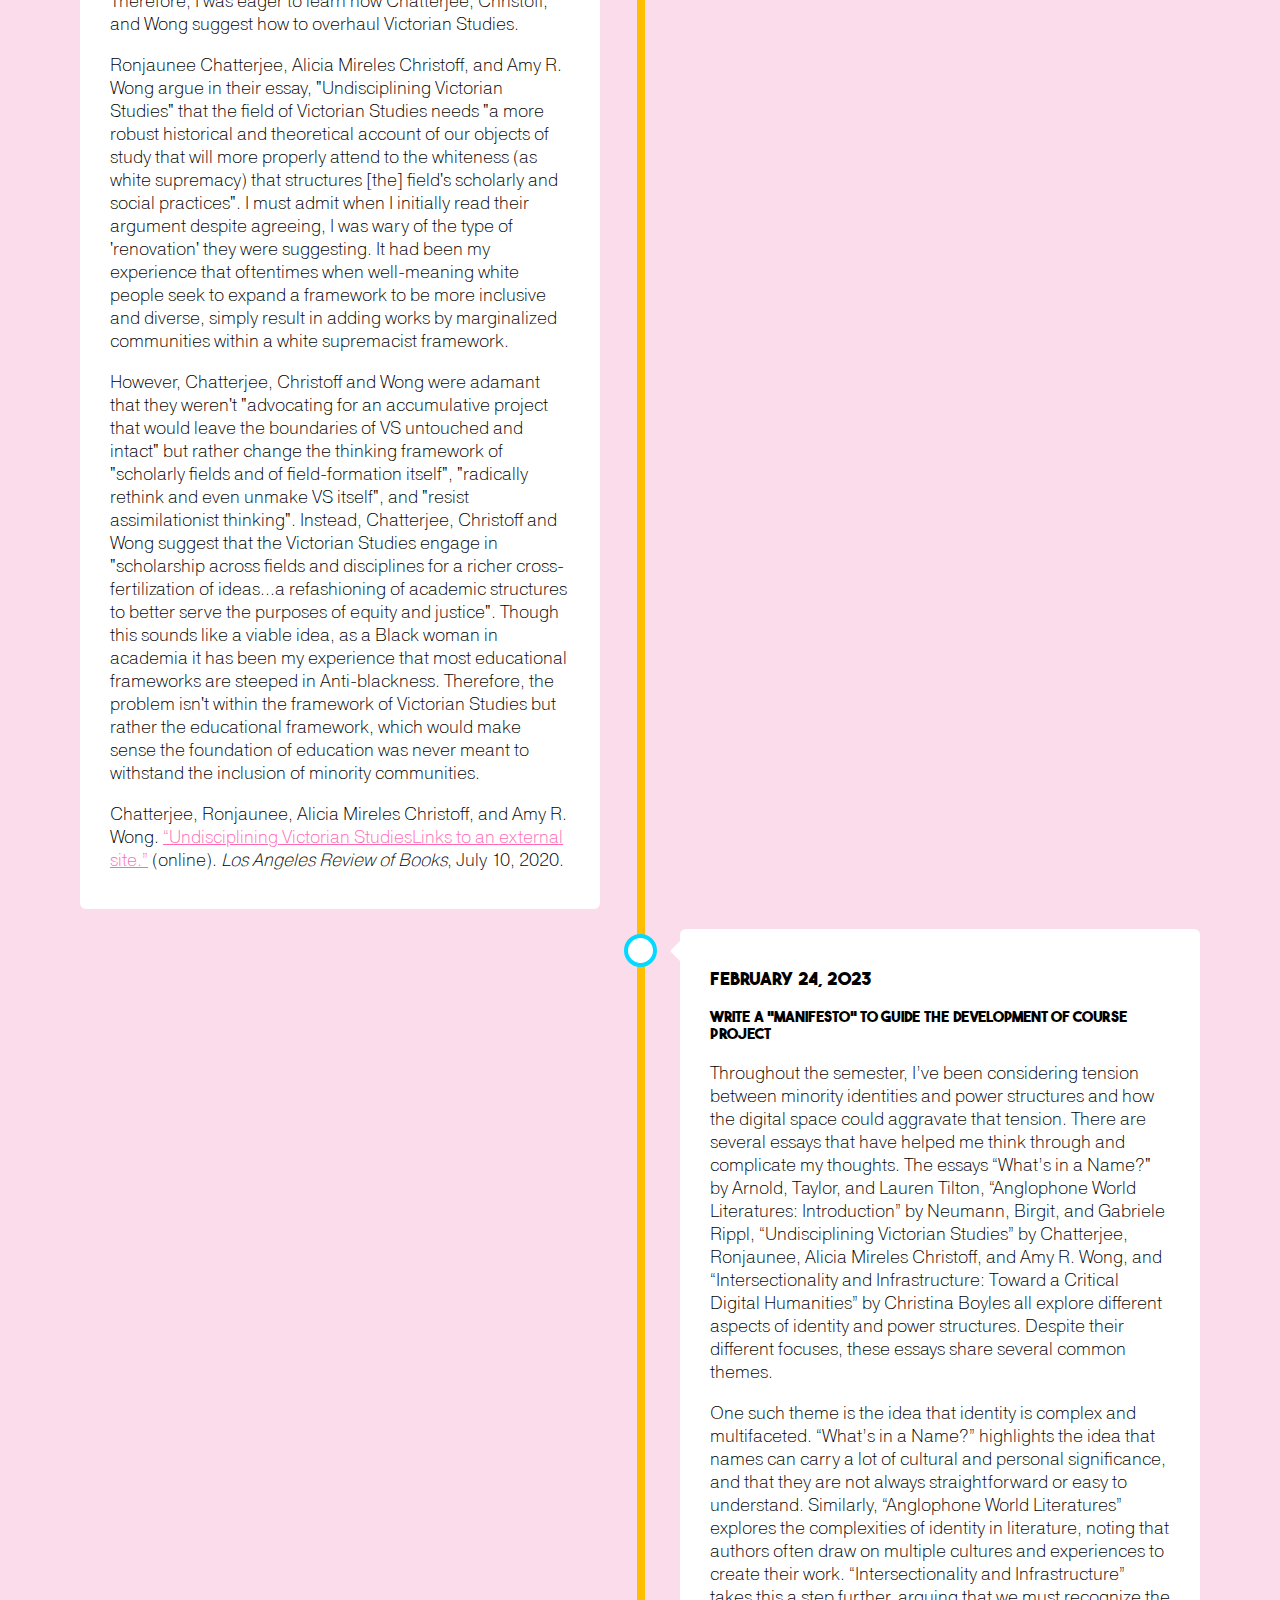
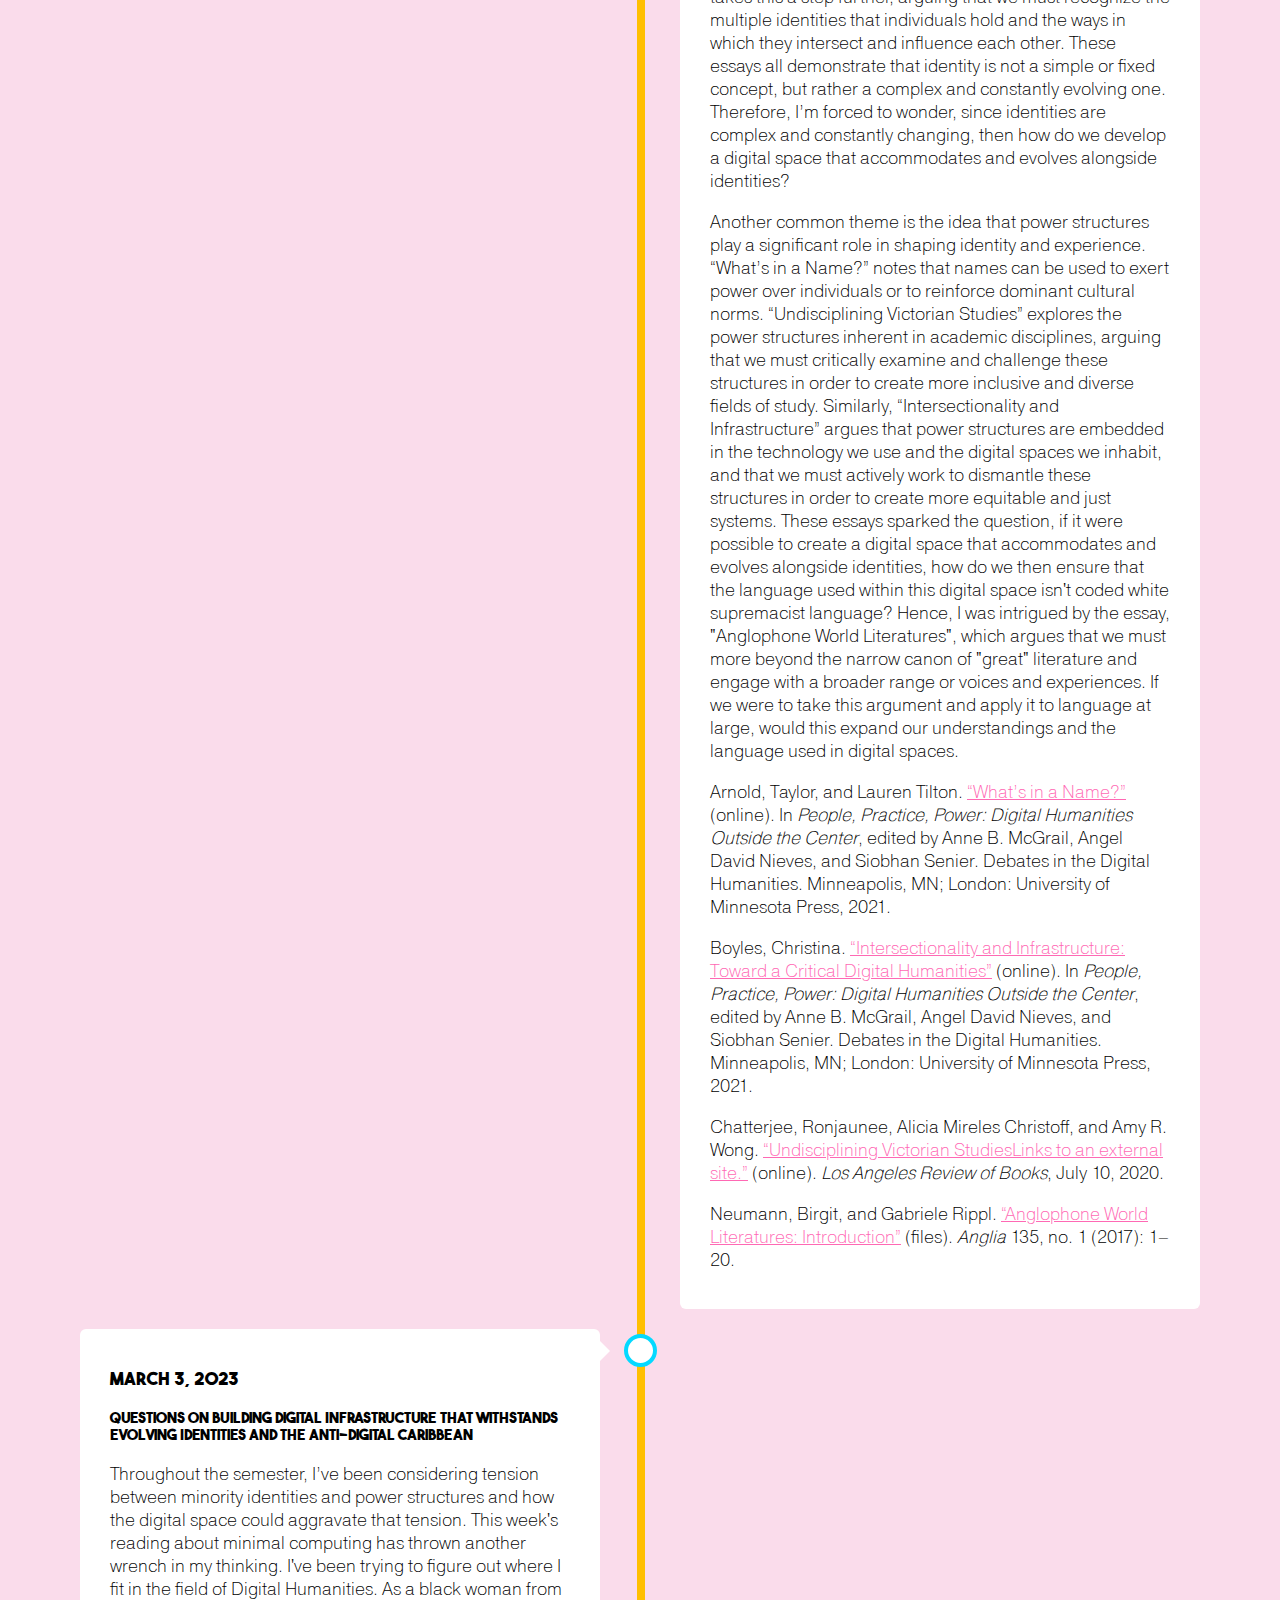
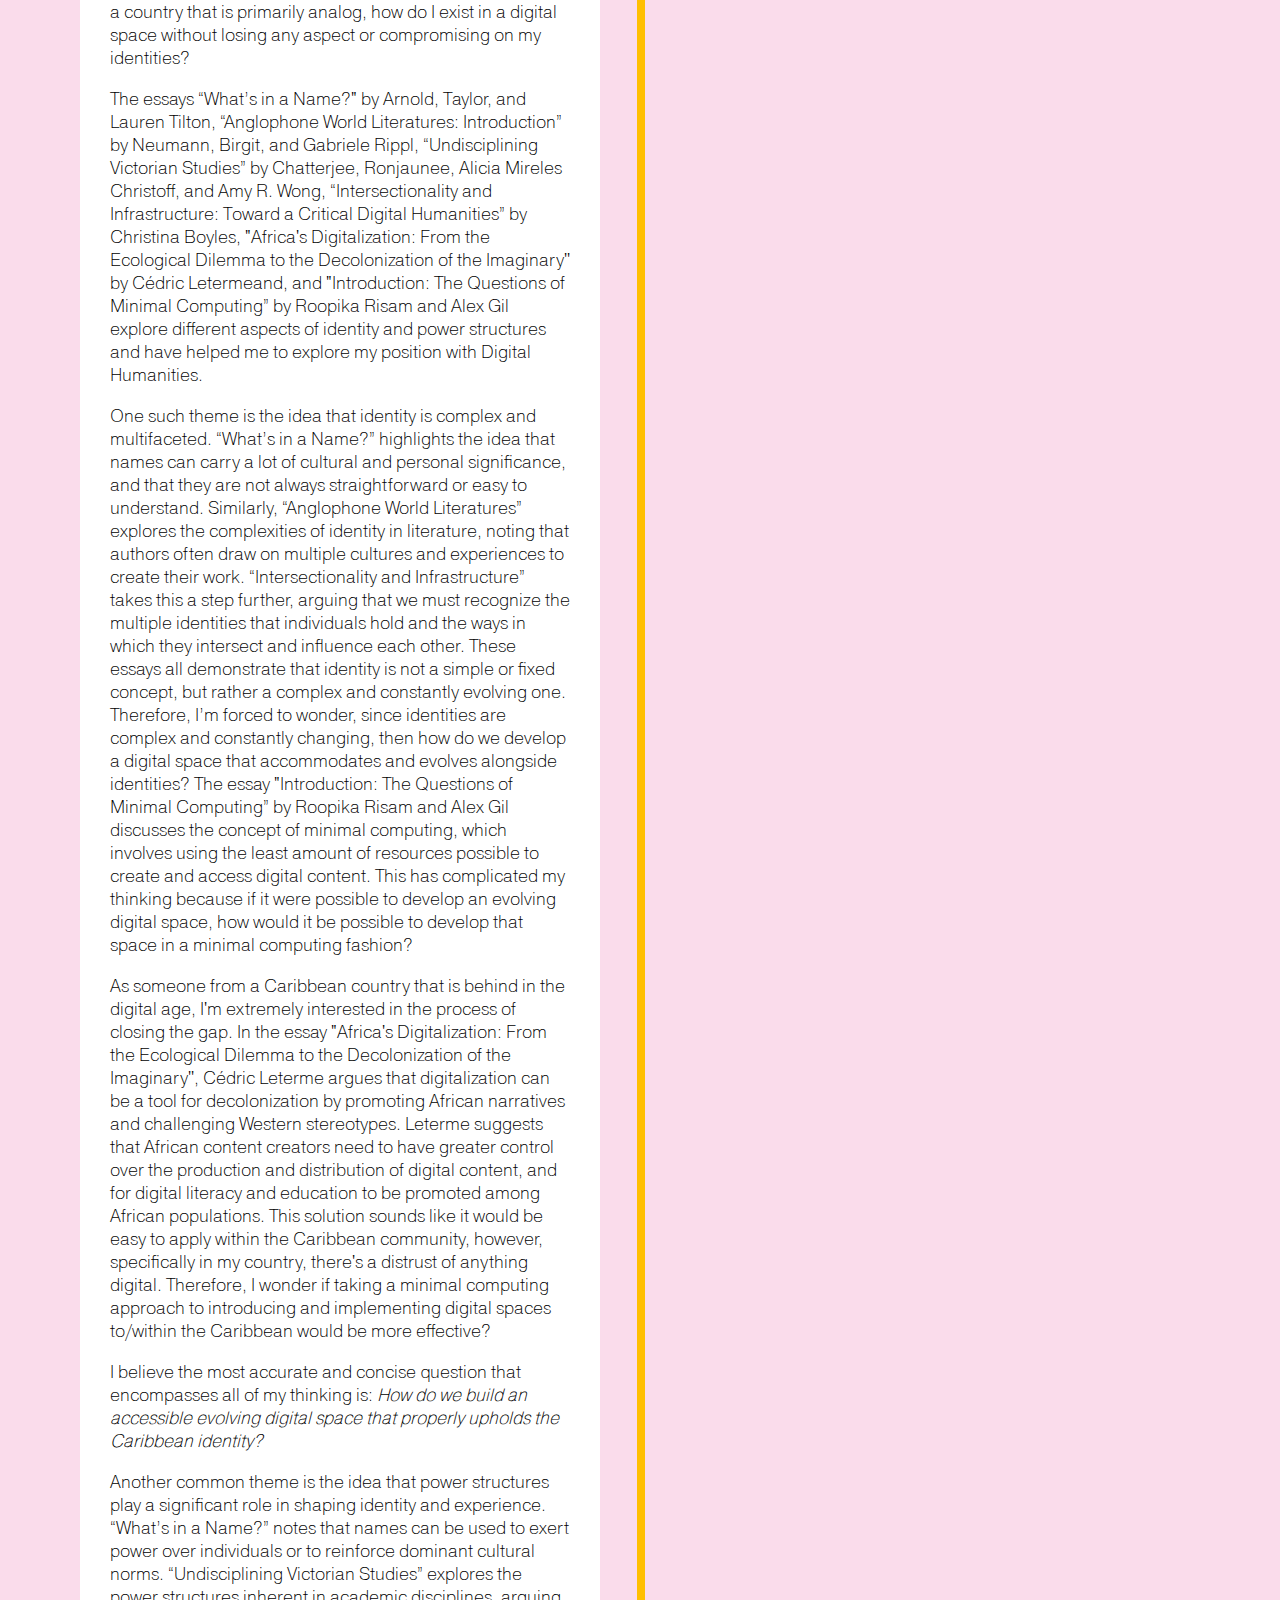
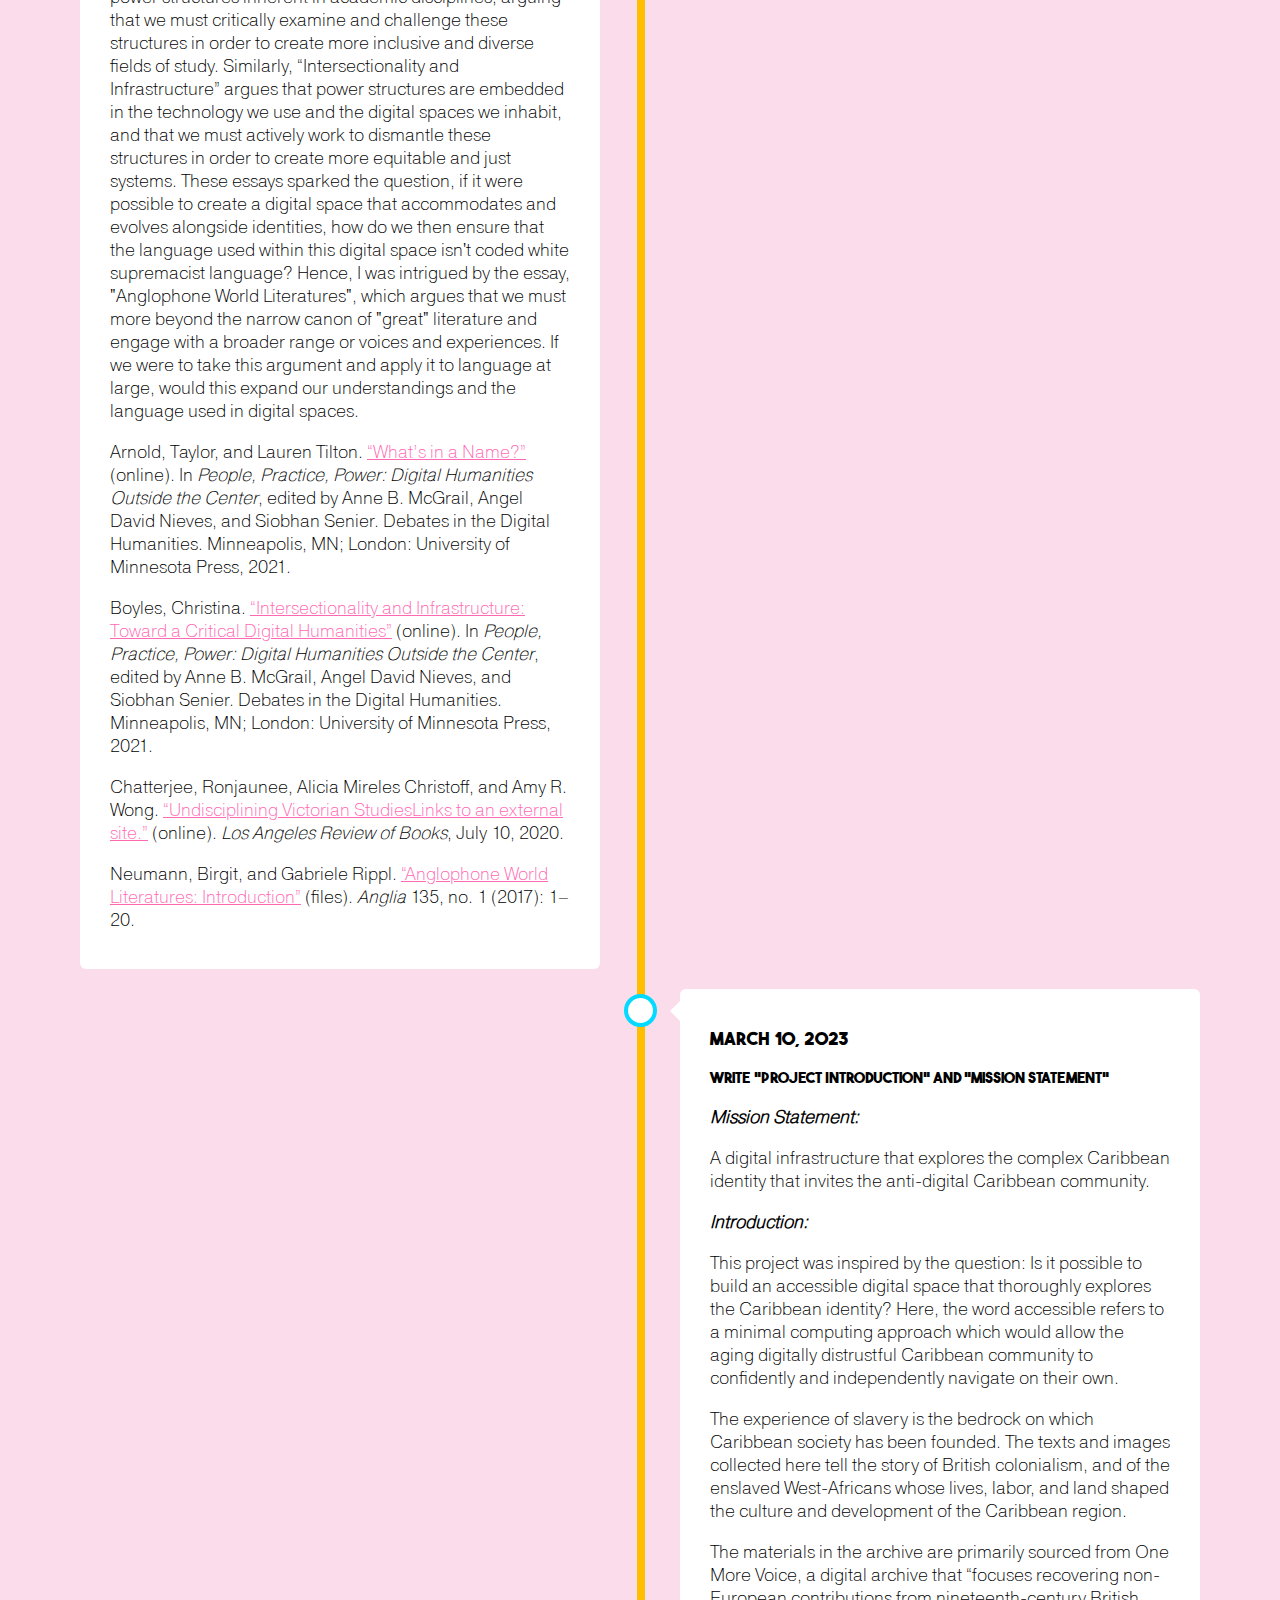
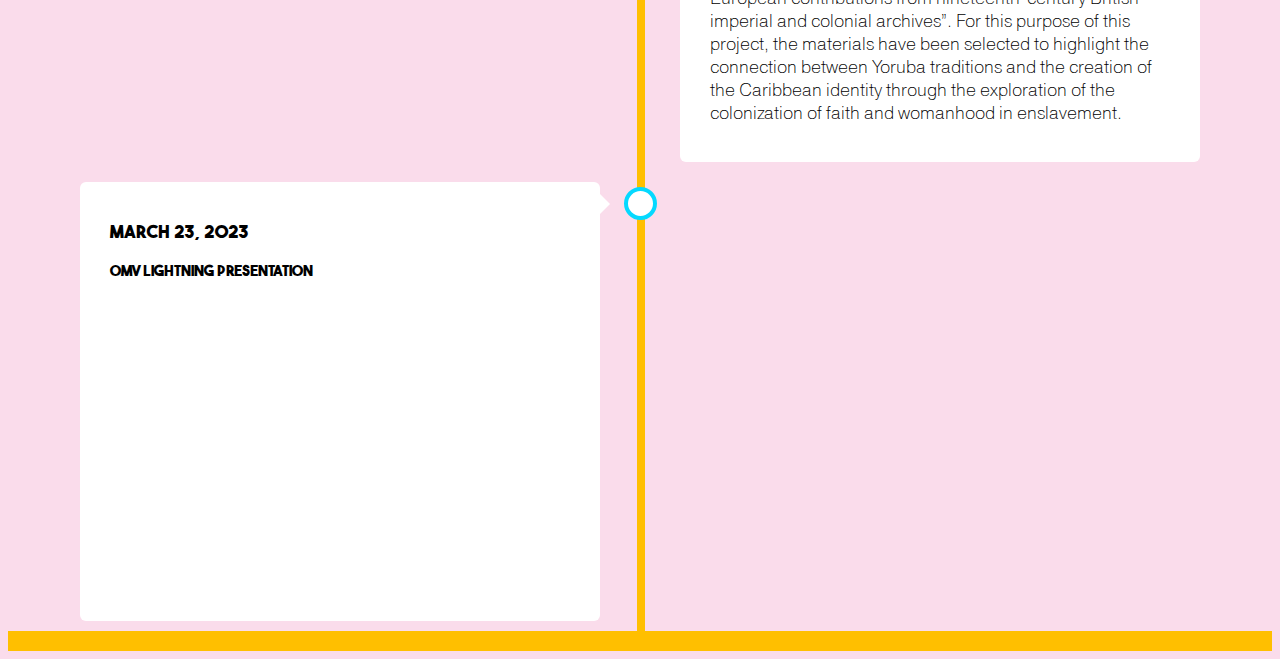
<file: timeline.html>
<!DOCTYPE html>
<html>
<head>
	<link rel="stylesheet" href="timestyle.css">
	<meta name="viewport" content="width=device-width, initial-scale=1.0">

<div class="header">
	<h1>ALL OF WE</h1>
  
	<div class="navbar-fixed-top"> 
		<nav>
    	<ul>
            <li style="float:center">
            <li> <a href="index.html">HOME</a></li>
	    <li> <a href="about.html">ABOUT</a></li>
            <li> <a href="history.html">HISTORY</a></li>
	    <li> <a href="omv.html">ONE MORE VOICE</a></li>
	    <li> <a class="active" href="timeline.html">TIMELINE</a></li>
		<li> <a href="gallery.html">GALLERY</a></li>
	    <li> <a href="buzzfeed.html">COMMUNITY</a></li>
	    <li style="float:right"> <a href="bio.html">RECOGNITION</a></li>
         </ul>
	</nav>
      </div>
      </div>
      
	
</head>
<body>
<div class="timeline">
   <div class="container right">
   	<div class="content">
	   <h3>Timeline of Reading Responses</h3>
	   <h4>Reading Responses for <i>Advanced Topics in Digital Humanitites</i></h4>
	   <p>The following are the reading responses from Lyette Erin in the class, <i>Advanced Topics in Digital Humanities</i>. Throughout the course Lyette Erin was asked to read and reflect on significant literary and Digital Humanities criticism and theory from the last decade. The readings and her reflections provided the foundational framework for the creation of <i>All of We</i>.
	</div>
	</div>
	</div>
<div class="timeline">
  <div class="container left">
    <div class="content">
      <h3>February 3, 2023</h3>
      <h4>Explore the questions raised in <i>What's in a Name?</i> by Taylor Arnold and Lauren Tilton</h4>
      <p>At the end of, "What's in a Name?" by Taylor Arnold and Lauren Tilton, questions such as, "should a lab be created?", "who will have access to the lab, and how is this communicated?", "how is work by members of the lab credited?", and "how are resources allocated?" were raised in regard to Digital Humanities labs. The articles explore the Digital Humanities centres of Indiana University, UCLA, University of Nother Carolina, Yale University, University of Pennsylvania, and other predominantly white institutions. The article explores how these institutions get funded, that language used by these institutions, and why these institutions are important, and while I'm intrigued and interested in the answers Arnold and Tilton offer to these questions, I'm more interested in how the questions posed by Arnold and Tilton apply to Historically Black Colleges and Universities (HBCU).</p>
      <p>On the question of, "should a lab be created?", in the case of HBCUs, the answer is a resounding: yes. However, the follow up questions to that would be, how can the culture of HBCU’s be translated into digital learning spaces, and if yes, what should that look like? HBCU Digital Learning Infrastructure Initiative is an organization that is working towards establishing digital learning centres within HBCUs. However, this initiative isn't geared specifically towards digital humanities, but geared towards bringing technological support to classrooms at HBCUs. Therefore, it makes me wonder, if HBCUs are still struggling to bring technology into the classrooms, then how are they able to even begin to establish digital humanities labs? Therefore, despite deserving labs, if they're still struggling to fund technology in the classrooms, then how do they compete against their counterparts for funding of a digital humanities lab?</p>
      <p>This brings us to the question of, "how are resources allocated?", whilst this might be a reasonable question for PWIs with funding for digital humanities labs—in terms of 'how are the funds spent on which projects?'—however, the question for HBCUs is: 'how do they gain access to funding?'. The National Endowment for the Humanities has a grant, "Humanities Initiatives at Historically Black Colleges and Universities", that's up to $150,000. According to the National Endowment for the Humanities, this grant has been awarded for 13 years, and receives on average of 14 applications per year, and awards on average 2 applicants per year. While this isn't the only funding available to HBCUs for digital humanities, it's the only government fund. There are currently 101 HBCUs. That means there are potentially 101 institutions vying for $150,000. Institutions that are already behind the technology initiative, and when they overcome that obstacle, they must fight each other for $150,000. Yes, they could apply for other grants available for digital humanitities, however, they would be fighting against institutions, such as the ones Arnold and Tilton used as examples. So, when Arnold and Tilton pose the question: "how are resources allocated?", the question shouldn't just be posed to the institutions but to the ones funding the resources. When that question is assigned properly then the questions, such as why is the Charles Chesnutt Archive at a PWI and not at an HBCU?</p>
      <p>Arnold, Taylor, and Lauren Tilton. <a href= "https://dhdebates.gc.cuny.edu/read/people-practice-power/section/23fd6ad6-1fbb-46d3-af14-f0fa8b8ea090##ch03">“What’s in a Name?”</a> (online). In <i>People, Practice, Power: Digital Humanities Outside the Center</i>, edited by Anne B. McGrail, Angel David Nieves, and Siobhan Senier. Debates in the Digital Humanities. Minneapolis, MN; London: University of Minnesota Press, 2021.<p>
    </div>
  </div>
  <div class="container right">
    <div class="content">
      <h3>February 10, 2023</h3>
      <h4>Reflect on <i>Reprogramming the Invisible Discipline: An Emancipatory Approach to Digital Technology through Higher Education</i> by Erin Rose Glass</h4>
      <p>In her essay, "Reprogramming the Invisible Discipline: An Emancipatory Approach to Digital Technology through Higher Education" Erin Rose Glass offers, "an analysis of digital technologies that instead focuses on the broader social and political realities that they reinforce, support, or create". I will admit that I had never thought deeply about the technology that I've used, nor the technologies that have been made available to me throughout my academic career. Glass argues that the current academic system is "teaching students to passively accept black-boxed, company-controlled technologies for research and writing". Glass's argument has forced me to reflect on my own unquestioned usage of technology in my academic career. My high school was fitted with IBM computers, my undergrad was on the Apple grid and connected everyone with Google office tools, and now UNL is connected through Microsoft office. Glass is correct, I have blindly and passively accepted whatever technological tools were given to me.</p>
      <p>Glass asserts that most believe that "the way higher education has long encouraged (or even taught, if you will) its members to passively accept digital technology within research and learning environments as predominantly natural, neutral, and inevitable". Oftentimes people believe that technology is impartial, that is doesn't hold biases, however, people often forget that technology isn't an independent third party that exists in a vacuum. Technology is created and chosen by people. People are biased; therefore, it isn't unfathomable that people lean to those biases when they code technology and decide which form/program of technology is used. Glass writes that "in an academic culture submerged in the corporate ethos of speed, a rejection of popular digital tools and the important time-saving, collaborative, and networking affordances they offer may feel equivalent to professional suicide". Therefore, we, we as in academics, don't stop to think about the tools we are using, which means we don't consider what biases are in place, and then we become complacent and a part of a larger problem, the problem of unchecked biases.</p>
      <p>So, what do we do about this problem? Glass suggests that "rather than teaching students to unquestioningly accept academic technologies, we might train them in the practices and values of community-governed software and encourage them to consider how they might continue to shape digital tools according to their needs and interests". When we stop and think about the tools that are given to us, then maybe we'll be able to check the biases that bar certain people and technologies from the light. Glass believes that "the cost of our complacency is not simply our individual privacy but is also the training of a generation to helplessly accept digital oppression as if there is no other choice". When Glass speaks of "digital oppression", I think of Storygraph, a digital book club much like its competitor, Goodreads. However, unlike Goodreads (owned and operated by Amazon), Storygraph was created by and ran by a black woman. Digital oppression just furthers the oppression of marginalized people.</p>
      <p>Glass, Erin Rose. <a href= "https://dhdebates.gc.cuny.edu/read/people-practice-power/section/2e2b8286-3210-432b-a753-81f2d2cddca6##ch02">“Reprogramming the Invisible Discipline: An Emancipatory Approach to Digital Technology through Higher Education”</a> (online). In <i>People, Practice, Power: Digital Humanities Outside the Center</i>, edited by Anne B. McGrail, Angel David Nieves, and Siobhan Senier. Debates in the Digital Humanities. Minneapolis, MN; London: University of Minnesota Press, 2021.</p>
    </div>
  </div>
</div>
<div class="timeline">
  <div class="container left">
    <div class="content">
      <h3>February 17, 2023</h3>
      <h4>Reflect on <i>Undisciplining Victorian Studies</i> by Ronjaunee Chatterjee, Alicia Mireles Christoff, and Amy R. Wong</h4>
      <p>I'm a first year English master student who is currently exploring potential thesis topics. In the process to figure out what I want to spend the next year writing, I've been exploring the different time periods. Despite everyone telling me, I should consider a topic within the 19th century, I've been very adamant about steering clear of it. I haven't been able to figure out exactly what disconnects me, a person predominantly trained in British Literature in a country that was colonized by the British, from the 19th century, however during this week's reading I've come to understand my aversion to the 19th century. In the essay, "Undiscipling Victorian Studies", Ronjaunee Chatterjee, Alicia Mireles Christoff, and Amy R. Wong write that, "the study of the 19th century in Britain&#8212;a period and geographical center that consolidated a modern idea of race&#8212;lack, in its contemporary scholarship, a rigorous account of race and racialization". Oftentimes I either felt attacked or erased&#8212;both of which are violent in their own ways&#8212;during my experiences studying the 19th century. Therefore, I was eager to learn how Chatterjee, Christoff, and Wong suggest how to overhaul Victorian Studies.</p>
      <p>Ronjaunee Chatterjee, Alicia Mireles Christoff, and Amy R. Wong argue in their essay, "Undisciplining Victorian Studies" that the field of Victorian Studies needs "a more robust historical and theoretical account of our objects of study that will more properly attend to the whiteness (as white supremacy) that structures [the] field's scholarly and social practices". I must admit when I initially read their argument despite agreeing, I was wary of the type of 'renovation' they were suggesting. It had been my experience that oftentimes when well-meaning white people seek to expand a framework to be more inclusive and diverse, simply result in adding works by marginalized communities within a white supremacist framework.</p>
      <p>However, Chatterjee, Christoff and Wong were adamant that they weren't "advocating for an accumulative project that would leave the boundaries of VS untouched and intact" but rather change the thinking framework of "scholarly fields and of field-formation itself", "radically rethink and even unmake VS itself", and "resist assimilationist thinking". Instead, Chatterjee, Christoff and Wong suggest that the Victorian Studies engage in "scholarship across fields and disciplines for a richer cross-fertilization of ideas...a refashioning of academic structures to better serve the purposes of equity and justice". Though this sounds like a viable idea, as a Black woman in academia it has been my experience that most educational frameworks are steeped in Anti-blackness. Therefore, the problem isn't within the framework of Victorian Studies but rather the educational framework, which would make sense the foundation of education was never meant to withstand the inclusion of minority communities.</p>
      <p>Chatterjee, Ronjaunee, Alicia Mireles Christoff, and Amy R. Wong. <a href= "https://lareviewofbooks.org/article/undisciplining-victorian-studies/">“Undisciplining Victorian StudiesLinks to an external site.”</a> (online). <i>Los Angeles Review of Books</i>, July 10, 2020.</p>
    </div>
  </div>
  <div class="container right">
    <div class="content">
      <h3>February 24, 2023</h3>
      <h4>Write a "Manifesto" to Guide the Development of Course Project</h4>
      <p>Throughout the semester, I’ve been considering tension between minority identities and power structures and how the digital space could aggravate that tension. There are several essays that have helped me think through and complicate my thoughts. The essays “What’s in a Name?" by Arnold, Taylor, and Lauren Tilton, “Anglophone World Literatures: Introduction” by Neumann, Birgit, and Gabriele Rippl, “Undisciplining Victorian Studies” by Chatterjee, Ronjaunee, Alicia Mireles Christoff, and Amy R. Wong, and “Intersectionality and Infrastructure: Toward a Critical Digital Humanities” by Christina Boyles all explore different aspects of identity and power structures. Despite their different focuses, these essays share several common themes.</p>
      <p>One such theme is the idea that identity is complex and multifaceted. “What’s in a Name?” highlights the idea that names can carry a lot of cultural and personal significance, and that they are not always straightforward or easy to understand. Similarly, “Anglophone World Literatures” explores the complexities of identity in literature, noting that authors often draw on multiple cultures and experiences to create their work. “Intersectionality and Infrastructure” takes this a step further, arguing that we must recognize the multiple identities that individuals hold and the ways in which they intersect and influence each other. These essays all demonstrate that identity is not a simple or fixed concept, but rather a complex and constantly evolving one. Therefore, I’m forced to wonder, since identities are complex and constantly changing, then how do we develop a digital space that accommodates and evolves alongside identities?</p>
      <p>Another common theme is the idea that power structures play a significant role in shaping identity and experience. “What’s in a Name?” notes that names can be used to exert power over individuals or to reinforce dominant cultural norms. “Undisciplining Victorian Studies” explores the power structures inherent in academic disciplines, arguing that we must critically examine and challenge these structures in order to create more inclusive and diverse fields of study. Similarly, “Intersectionality and Infrastructure” argues that power structures are embedded in the technology we use and the digital spaces we inhabit, and that we must actively work to dismantle these structures in order to create more equitable and just systems. These essays sparked the question, if it were possible to create a digital space that accommodates and evolves alongside identities, how do we then ensure that the language used within this digital space isn't coded white supremacist language? Hence, I was intrigued by the essay, "Anglophone World Literatures", which argues that we must more beyond the narrow canon of "great" literature and engage with a broader range or voices and experiences. If we were to take this argument and apply it to language at large, would this expand our understandings and the language used in digital spaces.</p>
      <p>Arnold, Taylor, and Lauren Tilton. <a href= "https://dhdebates.gc.cuny.edu/read/people-practice-power/section/23fd6ad6-1fbb-46d3-af14-f0fa8b8ea090##ch03">“What’s in a Name?”</a> (online). In <i>People, Practice, Power: Digital Humanities Outside the Center</i>, edited by Anne B. McGrail, Angel David Nieves, and Siobhan Senier. Debates in the Digital Humanities. Minneapolis, MN; London: University of Minnesota Press, 2021.<p>
      <p>Boyles, Christina. <a href= "https://dhdebates.gc.cuny.edu/read/people-practice-power/section/c2df3e84-393c-4091-b413-bea795b2124f##ch08">“Intersectionality and Infrastructure: Toward a Critical Digital Humanities”</a> (online). In <i>People, Practice, Power: Digital Humanities Outside the Center</i>, edited by Anne B. McGrail, Angel David Nieves, and Siobhan Senier. Debates in the Digital Humanities. Minneapolis, MN; London: University of Minnesota Press, 2021.</p>
      <p>Chatterjee, Ronjaunee, Alicia Mireles Christoff, and Amy R. Wong. <a href= "https://lareviewofbooks.org/article/undisciplining-victorian-studies/">“Undisciplining Victorian StudiesLinks to an external site.”</a> (online). <i>Los Angeles Review of Books</i>, July 10, 2020.</p>
      <p>Neumann, Birgit, and Gabriele Rippl. <a href= "https://www.degruyter.com/document/doi/10.1515/ang-2017-0001/html">“Anglophone World Literatures: Introduction”</a> (files). <i>Anglia</i> 135, no. 1 (2017): 1–20.</p>
    </div>
  </div>
</div>
<div class="timeline">
  <div class="container left">
    <div class="content">
      <h3>March 3, 2023</h3>
      <h4>Questions on Building Digital Infrastructure that withstands Evolving Identities and the Anti-Digital Caribbean</h4>
      <p>Throughout the semester, I’ve been considering tension between minority identities and power structures and how the digital space could aggravate that tension. This week's reading about minimal computing has thrown another wrench in my thinking. I've been trying to figure out where I fit in the field of Digital Humanities. As a black woman from a country that is primarily analog, how do I exist in a digital space without losing any aspect or compromising on my identities?</p>
      <p>The essays “What’s in a Name?" by Arnold, Taylor, and Lauren Tilton, “Anglophone World Literatures: Introduction” by Neumann, Birgit, and Gabriele Rippl, “Undisciplining Victorian Studies” by Chatterjee, Ronjaunee, Alicia Mireles Christoff, and Amy R. Wong, “Intersectionality and Infrastructure: Toward a Critical Digital Humanities” by Christina Boyles, "Africa's Digitalization: From the Ecological Dilemma to the Decolonization of the Imaginary'' by Cédric Letermeand, and "Introduction: The Questions of Minimal Computing” by Roopika Risam and Alex Gil explore different aspects of identity and power structures and have helped me to explore my position with Digital Humanities.</p>
      <p>One such theme is the idea that identity is complex and multifaceted. “What’s in a Name?” highlights the idea that names can carry a lot of cultural and personal significance, and that they are not always straightforward or easy to understand. Similarly, “Anglophone World Literatures” explores the complexities of identity in literature, noting that authors often draw on multiple cultures and experiences to create their work. “Intersectionality and Infrastructure” takes this a step further, arguing that we must recognize the multiple identities that individuals hold and the ways in which they intersect and influence each other. These essays all demonstrate that identity is not a simple or fixed concept, but rather a complex and constantly evolving one. Therefore, I’m forced to wonder, since identities are complex and constantly changing, then how do we develop a digital space that accommodates and evolves alongside identities? The essay "Introduction: The Questions of Minimal Computing” by Roopika Risam and Alex Gil discusses the concept of minimal computing, which involves using the least amount of resources possible to create and access digital content. This has complicated my thinking because if it were possible to develop an evolving digital space, how would it be possible to develop that space in a minimal computing fashion?</p>
      <p>As someone from a Caribbean country that is behind in the digital age, I'm extremely interested in the process of closing the gap. In the essay "Africa's Digitalization: From the Ecological Dilemma to the Decolonization of the Imaginary'', Cédric Leterme argues that digitalization can be a tool for decolonization by promoting African narratives and challenging Western stereotypes. Leterme suggests that African content creators need to have greater control over the production and distribution of digital content, and for digital literacy and education to be promoted among African populations. This solution sounds like it would be easy to apply within the Caribbean community, however, specifically in my country, there's a distrust of anything digital. Therefore, I wonder if taking a minimal computing approach to introducing and implementing digital spaces to/within the Caribbean would be more effective?</p>
      <p>I believe the most accurate and concise question that encompasses all of my thinking is: <i>How do we build an accessible evolving digital space that properly upholds the Caribbean identity?</i></p>
      <p>Another common theme is the idea that power structures play a significant role in shaping identity and experience. “What’s in a Name?” notes that names can be used to exert power over individuals or to reinforce dominant cultural norms. “Undisciplining Victorian Studies” explores the power structures inherent in academic disciplines, arguing that we must critically examine and challenge these structures in order to create more inclusive and diverse fields of study. Similarly, “Intersectionality and Infrastructure” argues that power structures are embedded in the technology we use and the digital spaces we inhabit, and that we must actively work to dismantle these structures in order to create more equitable and just systems. These essays sparked the question, if it were possible to create a digital space that accommodates and evolves alongside identities, how do we then ensure that the language used within this digital space isn't coded white supremacist language? Hence, I was intrigued by the essay, "Anglophone World Literatures", which argues that we must more beyond the narrow canon of "great" literature and engage with a broader range or voices and experiences. If we were to take this argument and apply it to language at large, would this expand our understandings and the language used in digital spaces.</p>
      <p>Arnold, Taylor, and Lauren Tilton. <a href= "https://dhdebates.gc.cuny.edu/read/people-practice-power/section/23fd6ad6-1fbb-46d3-af14-f0fa8b8ea090##ch03">“What’s in a Name?”</a> (online). In <i>People, Practice, Power: Digital Humanities Outside the Center</i>, edited by Anne B. McGrail, Angel David Nieves, and Siobhan Senier. Debates in the Digital Humanities. Minneapolis, MN; London: University of Minnesota Press, 2021.<p>
      <p>Boyles, Christina. <a href= "https://dhdebates.gc.cuny.edu/read/people-practice-power/section/c2df3e84-393c-4091-b413-bea795b2124f##ch08">“Intersectionality and Infrastructure: Toward a Critical Digital Humanities”</a> (online). In <i>People, Practice, Power: Digital Humanities Outside the Center</i>, edited by Anne B. McGrail, Angel David Nieves, and Siobhan Senier. Debates in the Digital Humanities. Minneapolis, MN; London: University of Minnesota Press, 2021.</p>
      <p>Chatterjee, Ronjaunee, Alicia Mireles Christoff, and Amy R. Wong. <a href= "https://lareviewofbooks.org/article/undisciplining-victorian-studies/">“Undisciplining Victorian StudiesLinks to an external site.”</a> (online). <i>Los Angeles Review of Books</i>, July 10, 2020.</p>
      <p>Neumann, Birgit, and Gabriele Rippl. <a href= "https://www.degruyter.com/document/doi/10.1515/ang-2017-0001/html">“Anglophone World Literatures: Introduction”</a> (files). <i>Anglia</i> 135, no. 1 (2017): 1–20.</p>
    </div>
  </div>
  <div class="container right">
    <div class="content">
      <h3>March 10, 2023</h3>
      <h4>Write "Project Introduction" and "Mission Statement"</h4>
      <p><b><i>Mission Statement:</i></b></p>
      <p>A digital infrastructure that explores the complex Caribbean identity that invites the anti-digital Caribbean community.</p>
      <p><b><i>Introduction:</i></b></p>
      <p>This project was inspired by the question: Is it possible to build an accessible digital space that thoroughly explores the Caribbean identity? Here, the word accessible refers to a minimal computing approach which would allow the aging digitally distrustful Caribbean community to confidently and independently navigate on their own.</p>
      <p>The experience of slavery is the bedrock on which Caribbean society has been founded. The texts and images collected here tell the story of British colonialism, and of the enslaved West-Africans whose lives, labor, and land shaped the culture and development of the Caribbean region.</p>
      <p>The materials in the archive are primarily sourced from One More Voice, a digital archive that “focuses recovering non-European contributions from nineteenth-century British imperial and colonial archives”. For this purpose of this project, the materials have been selected to highlight the connection between Yoruba traditions and the creation of the Caribbean identity through the exploration of the colonization of faith and womanhood in enslavement.</p>
    </div>
  </div>
</div>
<div class="timeline">
<div class="container left">
    <div class="content">
      <h3>March 23, 2023</h3>
      <h4>OMV Lightning Presentation</h4>
      <iframe src="https://docs.google.com/presentation/d/e/2PACX-1vQ2_ZCGlvEWeJBBPZ-UOWPvN43vI-2cbqQHv0Jo409UCMtcKn6eYeX58qKpygVm7rWoqWcqzugyqn_O/embed?start=true&loop=true&delayms=60000" frameborder="0" width="480" height="299" allowfullscreen="true" mozallowfullscreen="true" webkitallowfullscreen="true"></iframe>
    </div>
  </div>
</div>

</body>
<div class= "footer">
</div>
</html>
</file>
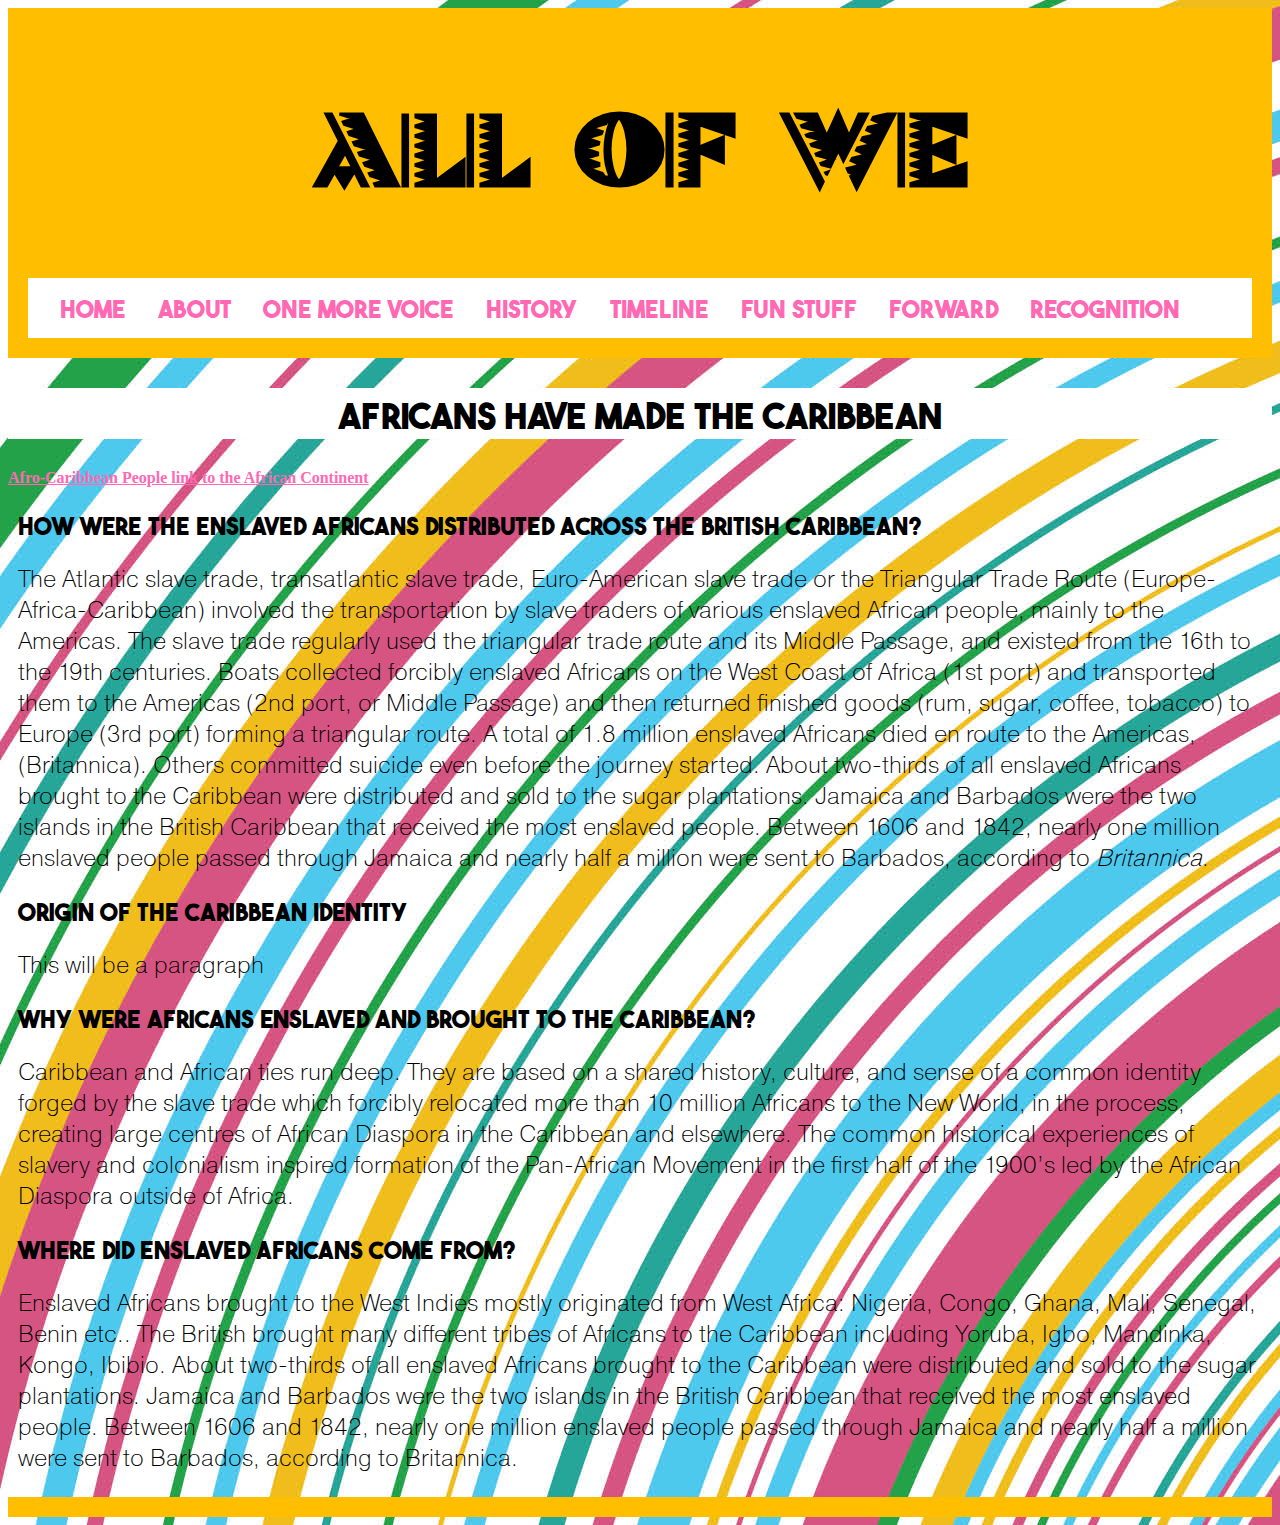
<file: yoruba.html>
<!DOCTYPE html>
<html>
<head>
	<link rel="stylesheet" href="style.css">
	<meta name="viewport" content="width=device-width, initial-scale=1.0">
	<div class="header">
	<h1>ALL OF WE</h1>
  <div class="container">
	<div class="navbar-fixed-top"> 
		<nav>
    	<ul>
            <li style="float:center">
            <li> <a href="index.html">HOME</a></li>
	    <li> <a href="about.html">ABOUT</a></li>
            <li> <a href="map.html">ONE MORE VOICE</a></li>
	    <li> <a href="yoruba.html">HISTORY</a></li>
	    <li> <a href="timeline.html">TIMELINE</a></li>
	    <li> <a href="buzzfeed.html">FUN STUFF</a></li>
	    <li> <a href="contribute.html">FORWARD</a></li>
	    <li> <a href="bio.html">RECOGNITION</a></li>
         </ul>
		</nav>
      </div>
      </div>
      </div>
</head>
<body>

<h2>Africans Have Made the Caribbean</h2>
	
<a href= "https://www.youtube.com/watch?v=IcQSixQ004E"><b>Afro-Caribbean People link to the African Continent</b></a>	

<h3>How Were the Enslaved Africans Distributed Across the British Caribbean?</h3>
<p>The Atlantic slave trade, transatlantic slave trade, Euro-American slave trade or the Triangular Trade Route (Europe-Africa-Caribbean) involved the transportation by slave traders of various enslaved African people, mainly to the Americas. The slave trade regularly used the triangular trade route and its Middle Passage, and existed from the 16th to the 19th centuries. Boats collected forcibly enslaved Africans on the West Coast of Africa (1st port) and transported them to the Americas (2nd port, or Middle Passage) and then returned finished goods (rum, sugar, coffee, tobacco) to Europe (3rd port) forming a triangular route. A total of 1.8 million enslaved Africans died en route to the Americas, (Britannica).  Others committed suicide even before the journey started. About two-thirds of all enslaved Africans brought to the Caribbean were distributed and sold to the sugar plantations. Jamaica and Barbados were the two islands in the British Caribbean that received the most enslaved people. Between 1606 and 1842, nearly one million enslaved people passed through Jamaica and nearly half a million were sent to Barbados, according to <i>Britannica</i>.</p>
	
<h3>origin of the Caribbean Identity</h3>
	<p>This will be a paragraph</p>
		
<h3>Why were Africans enslaved and brought to the Caribbean?</h3>
<p>Caribbean and African ties run deep. They are based on a shared history, culture, and sense of a common identity forged by the slave trade which forcibly relocated more than 10 million Africans to the New World, in the process, creating large centres of African Diaspora in the Caribbean and elsewhere. The common historical experiences of slavery and colonialism inspired formation of the Pan-African Movement in the first half of the 1900’s led by the African Diaspora outside of Africa.</p>
<lb></lb>

<h3>Where did Enslaved Africans Come From?</h3>
<p>Enslaved Africans brought to the West Indies mostly originated from West Africa: Nigeria, Congo, Ghana, Mali, Senegal, Benin etc.. The British brought many different tribes of Africans to the Caribbean including Yoruba, Igbo,  Mandinka, Kongo, Ibibio. About two-thirds of all enslaved Africans brought to the Caribbean were distributed and sold to the sugar plantations. Jamaica and Barbados were the two islands in the British Caribbean that received the most enslaved people. Between 1606 and 1842, nearly one million enslaved people passed through Jamaica and nearly half a million were sent to Barbados, according to Britannica.</p>
<lb></lb>

</body>
<div class= "footer">
</div>
</html>
</file>
<file: indexstyle.css>
body {background-image: url("aow_background.jpg"); background-repeat: repeat-x;}
img{border:5px solid white;}
.header {background-color: #FFBF00;text-align: center;padding: 20px;}
.footer {background-color: #FFBF00;text-align: center;padding: 10px;}
@font-face {font-family: 'BeteNoirNF'; src: url(BeteNoirNF.ttf)}
@font-face {font-family: 'THEBOLDFONT'; src: url(THEBOLDFONT.ttf)}
@font-face {font-family: 'Pragmatica-ExtraLight'; src: url(Pragmatica-ExtraLight.ttf)}
h1{color:#000000;font-family:BeteNoirNF;font-size:100px}
h2{color:black;font-family:THEBOLDFONT;font-size:75px;text-align: center;}
h3{color:black;font-family:THEBOLDFONT;font-size:36px;text-align: center;}
h4{color:black;font-family:THEBOLDFONT;font-size:15px;}
h5{color:black;font-family:THEBOLDFONT;font-size:50px;text-align: center;}
p{color:black;font-family:Pragmatica-ExtraLight;font-size:25px;text-align: center;margin-left:150px;margin-right:150px;}
li a {display: block;color: black;font-family:THEBOLDFONT;font-size:24px;text-align: center;padding: 14px 16px;text-decoration: none;}
ul {list-style-type: none;margin: 0;padding: 0;overflow: hidden;background-color: #FFFFFF;}
li {float: left;}
/* Change the link color to #FF69B4 on hover */
li a:hover {background-color: #FF69B4;}
.active {background-color: #04D9FF;}
a:link {color: #FF69B4;}
a:visited {color: black;}
img {float: left;}
mark {background-color: #04D9FF; color: black;}
/* Style the links inside the navigation bar */
    nav a {float: center; text-align: left; padding: 14px 16px; text-decoration: none;}
    
/* Remove the default list styles */
    ul {list-style: none; margin: 0; padding: 0;}
    
 /* Add some margin to the list items */
    li {margin-bottom: 10px:}

.card {
  /* Add shadows to create the "card" effect */
  box-shadow: 0 4px 8px 0 rgba(0,0,0,0.2);
  transition: 0.3s; background-color: white;
}

/* On mouse-over, add a deeper shadow */
.card:hover {
  box-shadow: 0 8px 16px 0 rgba(0,0,0,0.2);
}

/* Add some padding inside the card container */
.container { background-color: white; padding: 2px 16px;}
</file>
<file: style.css>
body{background-image: url("aow_background.jpg");}
img{border:5px solid white;}
.header {background-color: #FFBF00;text-align: center;padding: 20px;}
.footer {background-color: #FFBF00;text-align: center;padding: 10px;}
@font-face {font-family: 'BeteNoirNF'; src: url(BeteNoirNF.ttf)}
@font-face {font-family: 'THEBOLDFONT'; src: url(THEBOLDFONT.ttf)}
@font-face {font-family: 'Pragmatica-ExtraLight'; src: url(Pragmatica-ExtraLight.ttf)}
h1{color:#000000;font-family:BeteNoirNF;font-size:100px}
h2{color:black;font-family:THEBOLDFONT;font-size:36px;text-align: center;background-color: white; border:5px solid white;}
h3{color:black;font-family:THEBOLDFONT;font-size:24px; padding-left: 10px;}
p{color:black;font-family:Pragmatica-ExtraLight;font-size:24px;padding-left: 10px;padding-right: 10px;}
ul {list-style-type: none;margin: 0;padding: 0;overflow: hidden;background-color: #FFFFFF;}
li {float: left;}
li a {display: block;color: black;font-family:THEBOLDFONT;font-size:24px;text-align: center;padding: 14px 16px;text-decoration: none;}
/* Change the link color to #FF69B4 on hover */
li a:hover {background-color: #FF69B4;}
.active {background-color: #04D9FF;}
a:link {color: #FF69B4;}
a:visited {color: black;}
img {float: left;}
mark {background-color: #04D9FF; color: black;}
/* Style the links inside the navigation bar */
    nav a {float: center; text-align: left; padding: 14px 16px; text-decoration: none;}
    
/* Remove the default list styles */
    ul {list-style: none; margin: 0; padding: 0;}
    
 /* Add some margin to the list items */
    li {margin-bottom: 10px:}

.card {
  /* Add shadows to create the "card" effect */
  box-shadow: 0 4px 8px 0 rgba(0,0,0,0.2);
  transition: 0.3s; background-color: white;
}

/* On mouse-over, add a deeper shadow */
.card:hover {
  box-shadow: 0 8px 16px 0 rgba(0,0,0,0.2);
}

/* Add some padding inside the card container */
.container { background-color: white; padding: 2px 16px;}
</file>
<file: biostyle.css>
body {background-image: url("aow_background.jpg"); background-repeat: repeat-x;}
.header {background-color: #FFBF00;text-align: center;padding: 20px;}
.footer {background-color: #FFBF00;text-align: center;padding: 10px;}
@font-face {font-family: 'BeteNoirNF'; src: url(BeteNoirNF.ttf)}
@font-face {font-family: 'THEBOLDFONT'; src: url(THEBOLDFONT.ttf)}
@font-face {font-family: 'Pragmatica-ExtraLight'; src: url(Pragmatica-ExtraLight.ttf)}
h1{color:#000000;font-family:BeteNoirNF;font-size:100px}
h2{color:black;font-family:THEBOLDFONT;font-size:36px;background-color: white; border:5px solid white;}
h3{color:black;font-family:THEBOLDFONT;font-size:18px;padding-top: 15px;}
p{color:black;font-family:Pragmatica-ExtraLight;font-size:15px;}
li a {display: block;color: black;font-family:THEBOLDFONT;font-size:24px;text-align: center;padding: 14px 16px;text-decoration: none;}
ul {list-style-type: none;margin: 0;padding: 0;overflow: hidden;background-color: #FFFFFF;}
li {float: left;}
/* Change the link color to #FF69B4 on hover */
li a:hover {background-color: #FF69B4;}
.active {background-color: #04D9FF;}
img {float: left;}
mark {background-color: #04D9FF; color: black;}
/* unvisited link */
a:link {color: #FF69B4;}
/* Style the links inside the navigation bar */
    nav a {float: center; text-align: left; padding: 14px 16px; text-decoration: none;}
    
/* Remove the default list styles */
    ul {list-style: none; margin: 0; padding: 0;}
    
 /* Add some margin to the list items */
    li {margin-bottom: 10px:}

/* Three columns side by side */
.column {float: left; width: 25%; margin-bottom: 16px; padding: 0 8px;}

/* Display the columns below each other instead of side by side on small screens */
@media screen and (max-width: 650px) {
  .column {width: 100%; display: block;}
}

/* Add some shadows to create a card effect */
.card {box-shadow: 0 4px 8px 0 rgba(0, 0, 0, 0.2);}

/* Some left and right padding inside the container */
.container {background-color:white; padding: 0 16px;}

/* Clear floats */
.container::after, .row::after {content: ""; clear: both; display: table;}

.title {color: #0B045;}

.button {border: none; outline: 0; display: inline-block; padding: 8px; color: white; background-color: #000; text-align: center; cursor: pointer; width: 100%;}

.button:hover {background-color: #77DD77;}
</file>
<file: buzzstyle.css>
body {background-image: url("aow_background.jpg"); background-repeat: repeat-x;}
img{border:5px solid white;}
.header {background-color: #FFBF00;text-align: center;padding: 20px;}
.footer {background-color: #FFBF00;text-align: center;padding: 10px;}
@font-face {font-family: 'BeteNoirNF'; src: url(BeteNoirNF.ttf)}
@font-face {font-family: 'THEBOLDFONT'; src: url(THEBOLDFONT.ttf)}
@font-face {font-family: 'Pragmatica-ExtraLight'; src: url(Pragmatica-ExtraLight.ttf)}
h1{color:#000000;font-family:BeteNoirNF;font-size:100px}
h2{color:black;font-family:THEBOLDFONT;font-size:36px;text-align: center;padding-top:30px;}
h3{color:black;font-family:THEBOLDFONT;font-size:24px;padding-top:30px;}
h4{color:black;font-family:THEBOLDFONT;font-size:24px;padding-top:30px;}
p{color:black;font-family:Pragmatica-ExtraLight;font-size:20px;}
.two{color:black;font-family:Pragmatica-ExtraLight;font-size:20px;text-align:center;padding-bottom:25px;}
.three{color:black;font-family:Pragmatica-ExtraLight;font-size:20px;padding-bottom:25px;}
.four{color:black;font-family:Pragmatica-ExtraLight;font-size:25px;text-align:center;padding-top:25px; padding-bottom:25px;}
ul {list-style-type: none;margin: 0;padding: 0;overflow: hidden;background-color: #FFFFFF;}
li {float: left;}
li a {display: block;color: black;font-family:THEBOLDFONT;font-size:24px;text-align: center;padding: 14px 16px;text-decoration: none;}
/* Change the link color to #FF69B4 on hover */
li a:hover {background-color: #FF69B4;}
.active {background-color: #04D9FF;}
a:link {color: #ff69b4;}
a:visited {color: black;}
img {float: left;}
mark {background-color: #04D9FF; color: black;}
/* Style the links inside the navigation bar */
    nav a {float: center; text-align: left; padding: 14px 16px; text-decoration: none;}
    
/* Remove the default list styles */
    ul {list-style: none; margin: 0; padding: 0;}
    
 /* Add some margin to the list items */
    li {margin-bottom: 10px:}

/* Two columns side by side */
.column {float: left;width: 48%; margin-bottom: 16px; padding: 0 8px;}

/* Clear floats after the columns */
.row1:after {
  content: "";
  display: table;
  clear: both;
}

/* Place the container1 to the right */
.right {
  left: 50%;
}

.card {
  /* Add shadows to create the "card" effect */
  box-shadow: 0 4px 8px 0 rgba(0,0,0,0.2);
  transition: 0.3s; background-color: white;
}

/* On mouse-over, add a deeper shadow */
.card:hover {
  box-shadow: 0 8px 16px 0 rgba(0,0,0,0.2);
}

/* Display the columns below each other instead of side by side on small screens */
@media screen and (max-width: 650px) {
  .column {width: 100%; display: block;}
}

/* Add some padding inside the card container */
.container { background-color: white; padding: 2px 16px;}

/* Some left and right padding inside the container */
.container {background-color:white; padding: 0 16px;}

/* Style inputs, select elements and textareas */
input[type=text], select, textarea{
  width: 100%;
  padding: 12px;
  border: 1px solid #FFBF00;
  border-radius: 4px;
  box-sizing: border-box;
  resize: vertical;
}

/* Style the label to display next to the inputs */
label {
  padding: 12px 12px 12px 0;
  display: inline-block;
}

/* Style the submit button */
input[type=submit] {
  background-color: #04D9FF;
  color: black;
  padding: 12px 20px;
  border: none;
  border-radius: 4px;
  cursor: pointer;
  float: right;
}

/* Style the container2 */
.container2 {
  border-radius: 5px;
  background-color: #FAB4D7;
  padding: 20px;
}

/* Floating column for labels: 25% width */
.col-25 {
  float: left;
  width: 25%;
  margin-top: 6px;
}

/* Floating column for inputs: 75% width */
.col-75 {
  float: left;
  width: 75%;
  margin-top: 6px;
}

/* Clear floats after the columns */
.row:after {
  content: "";
  display: table;
  clear: both;
}

/* Responsive layout - when the screen is less than 600px wide, make the two columns stack on top of each other instead of next to each other */
@media screen and (max-width: 600px) {
  .col-25, .col-75, input[type=submit] {
    width: 100%;
    margin-top: 0;
  }
}
</file>
<file: galstyle.css>
body {background-color: white;}
.header {background-color: #FFBF00;text-align: center;padding: 20px;}
.footer {background-color: #FFBF00;text-align: center;padding: 10px;}
@font-face {font-family: 'BeteNoirNF'; src: url(BeteNoirNF.ttf)}
@font-face {font-family: 'THEBOLDFONT'; src: url(THEBOLDFONT.ttf)}
@font-face {font-family: 'Pragmatica-ExtraLight'; src: url(Pragmatica-ExtraLight.ttf)}
h1{color:#000000;font-family:BeteNoirNF;font-size:100px}
h2{color:black;font-family:THEBOLDFONT;font-size:75px;text-align: center;}
h3{color:black;font-family:THEBOLDFONT;font-size:36px;text-align: center;}
h4{color:black;font-family:THEBOLDFONT;font-size:15px;text-align: center;}
h5{color:black;font-family:THEBOLDFONT;font-size:50px;text-align: center;}
p{color:black;font-family:Pragmatica-ExtraLight;font-size:15px;margin-left:15px;margin-right:15px;}
li a {display: block;color: black;font-family:THEBOLDFONT;font-size:24px;text-align: center;padding: 14px 16px;text-decoration: none;}
ul {list-style-type: none;margin: 0;padding: 0;overflow: hidden;background-color: #FFFFFF;}
li {float: left;}
/* Change the link color to #FF69B4 on hover */
li a:hover {background-color: #FF69B4;}
.active {background-color: #04D9FF;}
a:link {color: #FF69B4;}
a:visited {color: black;}
mark {background-color: #04D9FF; color: black;}
/* Style the links inside the navigation bar */
    nav a {float: center; text-align: left; padding: 14px 16px; text-decoration: none;}
    
/* Remove the default list styles */
    ul {list-style: none; margin: 0; padding: 0;}
    
 /* Add some margin to the list items */
    li {margin-bottom: 10px:}

/* Four image containers (use 25% for four, and 50% for two, etc) */
.column {
  float: left;
  width: 25%;
  padding: 5px;
}

/* Clear floats after image containers */
.row::after {
  content: "";
  clear: both;
  display: table;
}

.row {
  display: flex;
}

.column {
  flex: 25%;
  padding: 5px;
}

/* Display the columns below each other instead of side by side on small screens */
@media screen and (max-width: 650px) {
  .column {width: 100%; display: block;}
}

.container {
  display: flex;
  flex-wrap: wrap;
}

@media screen and (max-width: 600px) {
  .column {
    width: 100%; /* Display columns as 100% width on small screens */
  }
}


/* The flip box container */
.flip-box {
  background-color: transparent;
  width: 300px;
  height: 227px;
  border: 2px solid #FF69B4;
  perspective: 1000px; /* Remove this if you don't want the 3D effect */
}

/* This container is needed to position the front and back side */
.flip-box-inner {
  position: relative;
  width: 100%;
  height: 100%;
  transition: transform 0.8s;
  transform-style: preserve-3d;
}

/* Do an horizontal flip when you move the mouse over the flip box container */
.flip-box:hover .flip-box-inner {
  transform: rotateY(180deg);
}

/* Position the front and back side */
.flip-box-front, .flip-box-back {
  position: absolute;
  width: 100%;
  height: 100%;
  -webkit-backface-visibility: hidden; /* Safari */
  backface-visibility: hidden;
}

/* Style the back side */
.flip-box-back {
  background-color: white;
  color: white;
  transform: rotateY(180deg);
}
</file>
<file: omv.css>
body {background-image: url("aow_background.jpg"); background-repeat: repeat-x;}
img{border:5px solid white;}
.header {background-color: #FFBF00;text-align: center;padding: 20px;}
.footer {background-color: #FFBF00;text-align: center;padding: 10px;}
@font-face {font-family: 'BeteNoirNF'; src: url(BeteNoirNF.ttf)}
@font-face {font-family: 'THEBOLDFONT'; src: url(THEBOLDFONT.ttf)}
@font-face {font-family: 'Pragmatica-ExtraLight'; src: url(Pragmatica-ExtraLight.ttf)}
h1{color:#000000;font-family:BeteNoirNF;font-size:100px}
h2{color:black;font-family:THEBOLDFONT;font-size:75px;text-align: center;}
h3{color:black;font-family:THEBOLDFONT;font-size:24px;text-align: center;padding-top: 30px;}
h4{color:black;font-family:THEBOLDFONT;font-size:24px;}
h5{color:black;font-family:THEBOLDFONT;font-size:50px;text-align: center;padding-top: 30px;}
p{color:black;font-family:Pragmatica-ExtraLight;font-size:20px;}
.two{color:black;font-family:Pragmatica-ExtraLight;font-size:20px;text-align:center;padding-bottom:25px;}
.three{color:black;font-family:Pragmatica-ExtraLight;font-size:20px;padding-bottom:25px;}
ul {list-style-type: none;margin: 0;padding: 0;overflow: hidden;background-color: #FFFFFF;}
li {float: left;}
li a {display: block;color: black;font-family:THEBOLDFONT;font-size:24px;text-align: center;padding: 14px 16px;text-decoration: none;}
/* Change the link color to #FF69B4 on hover */
li a:hover {background-color: #FF69B4;}
.active {background-color: #04D9FF;}
a:link {color: #FF69B4;}
a:visited {color: black;}
img {float: left;}
mark {background-color: #04D9FF; color: black;}
/* Style the links inside the navigation bar */
    nav a {float: center; text-align: left; padding: 14px 16px; text-decoration: none;}
    
/* Remove the default list styles */
    ul {list-style: none; margin: 0; padding: 0;}
    
 /* Add some margin to the list items */
    li {margin-bottom: 10px:}

/* Two columns side by side */
.column {float: left;width: 48%; margin-bottom: 16px; padding: 0 8px;}

/* Clear floats after the columns */
.row:after {
  content: "";
  display: table;
  clear: both;
}

/* Display the columns below each other instead of side by side on small screens */
@media screen and (max-width: 650px) {
  .column {width: 100%; display: block;}
}

.card {
  /* Add shadows to create the "card" effect */
  box-shadow: 0 4px 8px 0 rgba(0,0,0,0.2);
  transition: 0.3s; background-color: white;
}

/* On mouse-over, add a deeper shadow */
.card:hover {
  box-shadow: 0 8px 16px 0 rgba(0,0,0,0.2);
}

/* Add some padding inside the card container */
.container { background-color: white; padding: 2px 16px;}

/* Some left and right padding inside the container */
.container {background-color:white; padding: 0 16px;}
</file>
<file: timestyle.css>
body {background-color: #fadceb;}
.header {background-color: #FFBF00;text-align: center;padding: 20px;}
.footer {background-color: #FFBF00;text-align: center;padding: 10px;}
@font-face {font-family: 'BeteNoirNF'; src: url(BeteNoirNF.ttf)}
@font-face {font-family: 'THEBOLDFONT'; src: url(THEBOLDFONT.ttf)}
@font-face {font-family: 'Pragmatica-ExtraLight'; src: url(Pragmatica-ExtraLight.ttf)}
h1{color:#000000;font-family:BeteNoirNF;font-size:100px;text-align: center;}
h2{color:black;font-family:THEBOLDFONT;font-size:36px;background-color: white; border:5px solid white;}
h3{color:black;font-family:THEBOLDFONT;font-size:18px;}
h4{color:black;font-family:THEBOLDFONT;font-size:15px;}
p{color:black;font-family:Pragmatica-ExtraLight;font-size:18px;}
li a {display: block;color: black;font-family:THEBOLDFONT;font-size:24px;text-align: center;padding: 14px 16px;text-decoration: none;}
ul {list-style-type: none;margin: 0;padding: 0;overflow: hidden;background-color: #FFFFFF;}
li {float: left;}
/* Change the link color to #FF69B4 on hover */
li a:hover {background-color: #FF69B4;}
.active {background-color: #04D9FF;}
a:link {color: #FF69B4;}
a:visited {color: black;}
* {
  box-sizing: border-box;
}

/* The actual timeline (the vertical ruler) */
.timeline {
  position: relative;
  max-width: 1200px;
  margin: 0 auto;
}

/* The actual timeline (the vertical ruler) */
.timeline::after {
  content: '';
  position: absolute;
  width: 8px;
  background-color: #FFBF00;
  top: 0;
  bottom: 0;
  left: 50%;
  margin-left: -3px;
}

/* Container around content */
.container {
  padding: 10px 40px;
  position: relative;
  background-color: inheritt;
  width: 50%;
}

/* The circles on the timeline */
.container::after {
  content: '';
  position: absolute;
  width: 25px;
  height: 25px;
  right: -17px;
  background-color: white;
  border: 4px solid #04D9FF;
  top: 15px;
  border-radius: 50%;
  z-index: 1;
}

/* Place the container to the left */
.left {
  left: 0;
}

/* Place the container to the right */
.right {
  left: 50%;
}

/* Add arrows to the left container (pointing right) */
.left::before {
  content: " ";
  height: 0;
  position: absolute;
  top: 22px;
  width: 0;
  z-index: 1;
  right: 30px;
  border: medium solid white;
  border-width: 10px 0 10px 10px;
  border-color: transparent transparent transparent white;
}

/* Add arrows to the right container (pointing left) */
.right::before {
  content: " ";
  height: 0;
  position: absolute;
  top: 22px;
  width: 0;
  z-index: 1;
  left: 30px;
  border: medium solid white;
  border-width: 10px 10px 10px 0;
  border-color: transparent white transparent transparent;
}

/* Fix the circle for containers on the right side */
.right::after {
  left: -16px;
}

/* The actual content */
.content {
  padding: 20px 30px;
  background-color: white;
  position: relative;
  border-radius: 6px;
}

/* Media queries - Responsive timeline on screens less than 600px wide */
@media screen and (max-width: 600px) {
/* Place the timelime to the left */
  .timeline::after {
    left: 31px;
  }

/* Full-width containers */
  .container {
    width: 100%;
    padding-left: 70px;
    padding-right: 25px;
  }

/* Make sure that all arrows are pointing leftwards */
  .container::before {
    left: 60px;
    border: medium solid white;
    border-width: 10px 10px 10px 0;
    border-color: transparent white transparent transparent;
  }

/* Make sure all circles are at the same spot */
  .left::after, .right::after {
    left: 15px;
  }

/* Make all right containers behave like the left ones */
  .right {
    left: 0%;
  }
}
</file>
